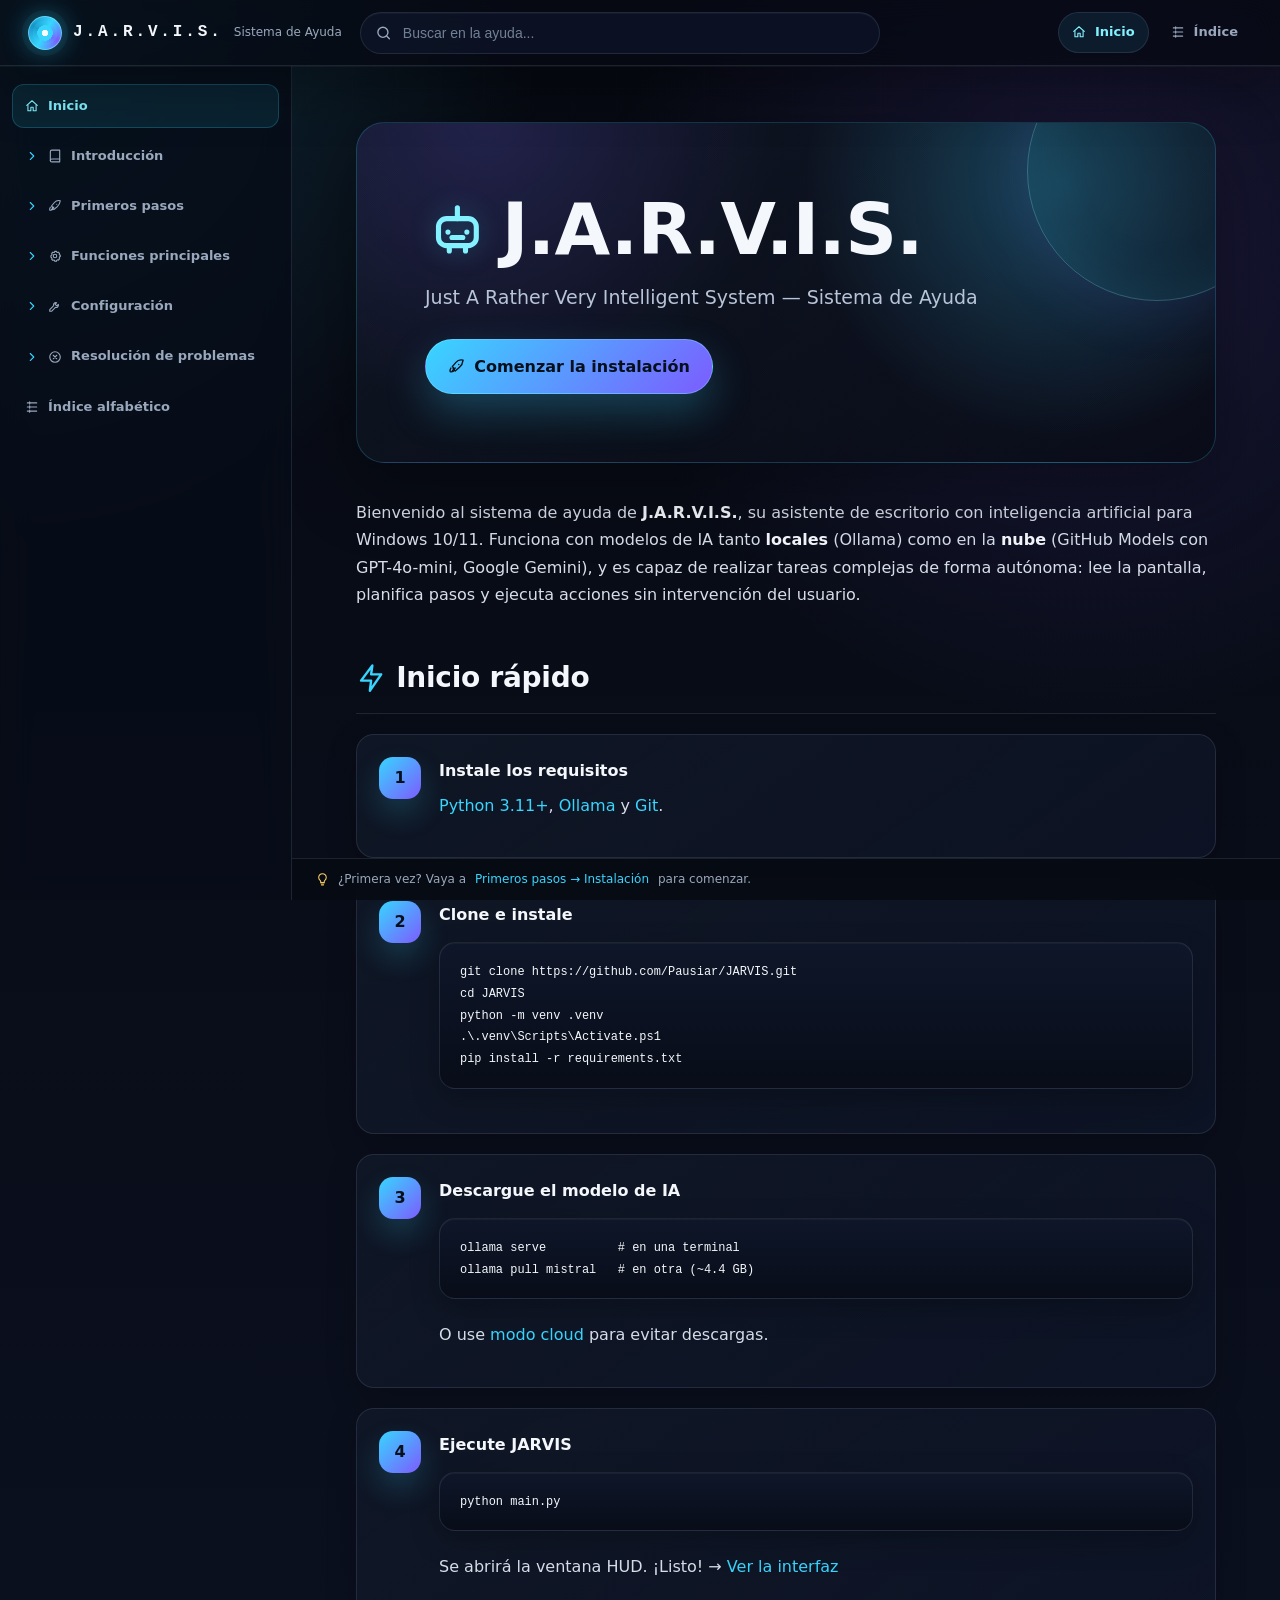
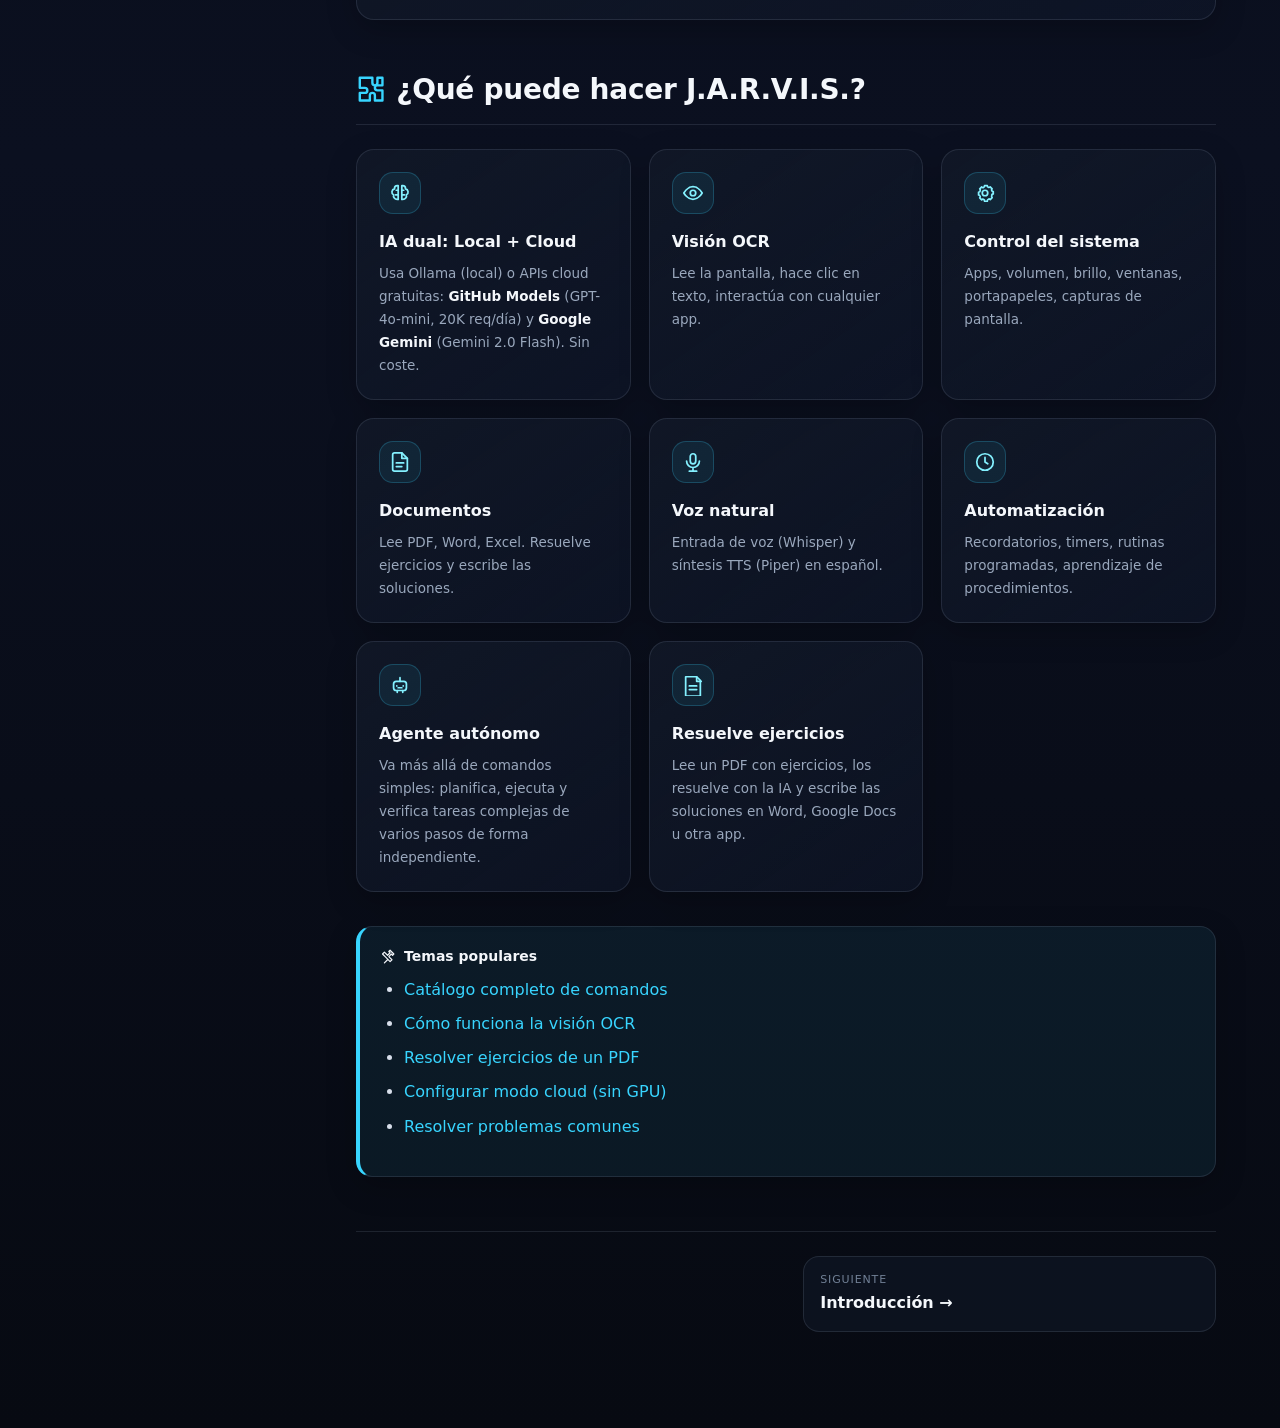
<file: index.html>
<!DOCTYPE html>
<html lang="es">
<head>
  <meta charset="UTF-8">
  <meta name="viewport" content="width=device-width, initial-scale=1.0">
  <title>J.A.R.V.I.S. — Sistema de Ayuda</title>
  <link rel="stylesheet" href="style.css">
</head>
<body>

<!-- ═══ TOPBAR ═══ -->
<header class="topbar">
  <button class="hamburger" aria-label="Menú"><svg class="icon icon-menu" aria-hidden="true"><use href="icons.svg#icon-menu"></use></svg></button>
  <div class="topbar-brand">
    <div class="logo"></div>
    <h1>J.A.R.V.I.S.</h1>
    <span>Sistema de Ayuda</span>
  </div>
  <div class="topbar-search">
    <span class="search-icon"><svg class="icon icon-search" aria-hidden="true"><use href="icons.svg#icon-search"></use></svg></span>
    <input type="text" id="searchInput" placeholder="Buscar en la ayuda..." autocomplete="off">
    <div id="searchResults" class="search-results"></div>
  </div>
  <nav class="topbar-nav">
    <a href="index.html" class="active"><svg class="icon icon-home" aria-hidden="true"><use href="icons.svg#icon-home"></use></svg> Inicio</a>
    <a href="indice.html"><svg class="icon icon-index" aria-hidden="true"><use href="icons.svg#icon-index"></use></svg> Índice</a>
  </nav>
</header>

<!-- ═══ SIDEBAR ═══ -->
<aside class="sidebar">
  <a href="index.html" class="sidebar-link-direct current"><svg class="icon icon-home" aria-hidden="true"><use href="icons.svg#icon-home"></use></svg> Inicio</a>

  <div class="sidebar-section">
    <div class="sidebar-section-title"><span class="arrow"><svg class="icon icon-chevron" aria-hidden="true"><use href="icons.svg#icon-chevron"></use></svg></span> <svg class="icon icon-book" aria-hidden="true"><use href="icons.svg#icon-book"></use></svg> Introducción</div>
    <ul class="sidebar-links">
      <li><a href="introduccion.html">¿Qué es J.A.R.V.I.S.?</a></li>
      <li><a href="introduccion.html#caracteristicas">Características</a></li>
      <li><a href="introduccion.html#requisitos">Requisitos del sistema</a></li>
    </ul>
  </div>

  <div class="sidebar-section">
    <div class="sidebar-section-title"><span class="arrow"><svg class="icon icon-chevron" aria-hidden="true"><use href="icons.svg#icon-chevron"></use></svg></span> <svg class="icon icon-rocket" aria-hidden="true"><use href="icons.svg#icon-rocket"></use></svg> Primeros pasos</div>
    <ul class="sidebar-links">
      <li><a href="instalacion.html">Instalación</a></li>
      <li><a href="interfaz.html">Primera ejecución</a></li>
      <li><a href="interfaz.html#configuracion-inicial">Configuración inicial</a></li>
    </ul>
  </div>

  <div class="sidebar-section">
    <div class="sidebar-section-title"><span class="arrow"><svg class="icon icon-chevron" aria-hidden="true"><use href="icons.svg#icon-chevron"></use></svg></span> <svg class="icon icon-settings" aria-hidden="true"><use href="icons.svg#icon-settings"></use></svg> Funciones principales</div>
    <ul class="sidebar-links">
      <li><a href="comandos.html">Catálogo de comandos</a></li>
      <li><a href="comandos.html#sistema">Control del sistema</a></li>
      <li><a href="comandos.html#ventanas">Ventanas y pestañas</a></li>
      <li><a href="comandos.html#web">Navegación web</a></li>
      <li><a href="comandos.html#archivos">Gestión de archivos</a></li>
      <li><a href="comandos.html#documentos">Documentos</a></li>
      <li><a href="comandos.html#automatizacion">Automatización</a></li>
      <li><a href="comandos.html#multimedia">Multimedia</a></li>
      <li><a href="comandos.html#email">Email</a></li>
      <li><a href="ocr.html">Interacción visual (OCR)</a></li>
    </ul>
  </div>

  <div class="sidebar-section">
    <div class="sidebar-section-title"><span class="arrow"><svg class="icon icon-chevron" aria-hidden="true"><use href="icons.svg#icon-chevron"></use></svg></span> <svg class="icon icon-tool" aria-hidden="true"><use href="icons.svg#icon-tool"></use></svg> Configuración</div>
    <ul class="sidebar-links">
      <li><a href="configuracion.html">Archivo config.py</a></li>
      <li><a href="configuracion.html#modo">Modo local vs. cloud</a></li>
      <li><a href="configuracion.html#apikey">API Keys</a></li>
      <li><a href="configuracion.html#plugins">Plugins</a></li>
      <li><a href="configuracion.html#memoria">Memoria y aprendizaje</a></li>
    </ul>
  </div>

  <div class="sidebar-section">
    <div class="sidebar-section-title"><span class="arrow"><svg class="icon icon-chevron" aria-hidden="true"><use href="icons.svg#icon-chevron"></use></svg></span> <svg class="icon icon-x-circle" aria-hidden="true"><use href="icons.svg#icon-x-circle"></use></svg> Resolución de problemas</div>
    <ul class="sidebar-links">
      <li><a href="problemas.html#ollama">Ollama no disponible</a></li>
      <li><a href="problemas.html#apps">No abre aplicaciones</a></li>
      <li><a href="problemas.html#voz">Voz y micrófono</a></li>
      <li><a href="problemas.html#ocr">OCR / Clic incorrecto</a></li>
      <li><a href="problemas.html#faq">Preguntas frecuentes</a></li>
    </ul>
  </div>

  <a href="indice.html" class="sidebar-link-direct"><svg class="icon icon-index" aria-hidden="true"><use href="icons.svg#icon-index"></use></svg> Índice alfabético</a>
</aside>

<!-- ═══ MAIN CONTENT ═══ -->
<main class="main">

  <!-- Hero -->
  <div class="hero">
    <h1><svg class="icon icon-bot" aria-hidden="true"><use href="icons.svg#icon-bot"></use></svg> J.A.R.V.I.S.</h1>
    <p class="subtitle">Just A Rather Very Intelligent System — Sistema de Ayuda</p>
    <a href="instalacion.html" class="cta-btn"><svg class="icon icon-rocket" aria-hidden="true"><use href="icons.svg#icon-rocket"></use></svg> Comenzar la instalación</a>
  </div>

  <!-- Intro -->
  <p>Bienvenido al sistema de ayuda de <strong>J.A.R.V.I.S.</strong>, su asistente de escritorio con inteligencia artificial para Windows 10/11. Funciona con modelos de IA tanto <strong>locales</strong> (Ollama) como en la <strong>nube</strong> (GitHub Models con GPT-4o-mini, Google Gemini), y es capaz de realizar tareas complejas de forma autónoma: lee la pantalla, planifica pasos y ejecuta acciones sin intervención del usuario.</p>

  <!-- Quick start -->
  <h2><svg class="icon icon-bolt" aria-hidden="true"><use href="icons.svg#icon-bolt"></use></svg> Inicio rápido</h2>

  <div class="step">
    <div class="step-number">1</div>
    <div class="step-content">
      <h4>Instale los requisitos</h4>
      <p><a href="https://www.python.org/downloads/">Python 3.11+</a>, <a href="https://ollama.com/download">Ollama</a> y <a href="https://git-scm.com/download/win">Git</a>.</p>
    </div>
  </div>

  <div class="step">
    <div class="step-number">2</div>
    <div class="step-content">
      <h4>Clone e instale</h4>
      <pre><code>git clone https://github.com/Pausiar/JARVIS.git
cd JARVIS
python -m venv .venv
.\.venv\Scripts\Activate.ps1
pip install -r requirements.txt</code></pre>
    </div>
  </div>

  <div class="step">
    <div class="step-number">3</div>
    <div class="step-content">
      <h4>Descargue el modelo de IA</h4>
      <pre><code>ollama serve          # en una terminal
ollama pull mistral   # en otra (~4.4 GB)</code></pre>
      <p>O use <a href="configuracion.html#modo">modo cloud</a> para evitar descargas.</p>
    </div>
  </div>

  <div class="step">
    <div class="step-number">4</div>
    <div class="step-content">
      <h4>Ejecute JARVIS</h4>
      <pre><code>python main.py</code></pre>
      <p>Se abrirá la ventana HUD. ¡Listo! → <a href="interfaz.html">Ver la interfaz</a></p>
    </div>
  </div>

  <!-- Features -->
  <h2><svg class="icon icon-puzzle" aria-hidden="true"><use href="icons.svg#icon-puzzle"></use></svg> ¿Qué puede hacer J.A.R.V.I.S.?</h2>

  <div class="feature-grid">
    <div class="feature-card">
      <div class="fc-icon"><svg class="icon icon-brain" aria-hidden="true"><use href="icons.svg#icon-brain"></use></svg></div>
      <div class="fc-title">IA dual: Local + Cloud</div>
      <div class="fc-desc">Usa Ollama (local) o APIs cloud gratuitas: <strong>GitHub Models</strong> (GPT-4o-mini, 20K req/día) y <strong>Google Gemini</strong> (Gemini 2.0 Flash). Sin coste.</div>
    </div>
    <div class="feature-card">
      <div class="fc-icon"><svg class="icon icon-eye" aria-hidden="true"><use href="icons.svg#icon-eye"></use></svg></div>
      <div class="fc-title">Visión OCR</div>
      <div class="fc-desc">Lee la pantalla, hace clic en texto, interactúa con cualquier app.</div>
    </div>
    <div class="feature-card">
      <div class="fc-icon"><svg class="icon icon-settings" aria-hidden="true"><use href="icons.svg#icon-settings"></use></svg></div>
      <div class="fc-title">Control del sistema</div>
      <div class="fc-desc">Apps, volumen, brillo, ventanas, portapapeles, capturas de pantalla.</div>
    </div>
    <div class="feature-card">
      <div class="fc-icon"><svg class="icon icon-file" aria-hidden="true"><use href="icons.svg#icon-file"></use></svg></div>
      <div class="fc-title">Documentos</div>
      <div class="fc-desc">Lee PDF, Word, Excel. Resuelve ejercicios y escribe las soluciones.</div>
    </div>
    <div class="feature-card">
      <div class="fc-icon"><svg class="icon icon-mic" aria-hidden="true"><use href="icons.svg#icon-mic"></use></svg></div>
      <div class="fc-title">Voz natural</div>
      <div class="fc-desc">Entrada de voz (Whisper) y síntesis TTS (Piper) en español.</div>
    </div>
    <div class="feature-card">
      <div class="fc-icon"><svg class="icon icon-clock" aria-hidden="true"><use href="icons.svg#icon-clock"></use></svg></div>
      <div class="fc-title">Automatización</div>
      <div class="fc-desc">Recordatorios, timers, rutinas programadas, aprendizaje de procedimientos.</div>
    </div>
    <div class="feature-card">
      <div class="fc-icon"><svg class="icon icon-bot" aria-hidden="true"><use href="icons.svg#icon-bot"></use></svg></div>
      <div class="fc-title">Agente autónomo</div>
      <div class="fc-desc">Va más allá de comandos simples: planifica, ejecuta y verifica tareas complejas de varios pasos de forma independiente.</div>
    </div>
    <div class="feature-card">
      <div class="fc-icon"><svg class="icon icon-note" aria-hidden="true"><use href="icons.svg#icon-note"></use></svg></div>
      <div class="fc-title">Resuelve ejercicios</div>
      <div class="fc-desc">Lee un PDF con ejercicios, los resuelve con la IA y escribe las soluciones en Word, Google Docs u otra app.</div>
    </div>
  </div>

  <div class="callout callout-info">
    <div class="callout-title"><svg class="icon icon-pin" aria-hidden="true"><use href="icons.svg#icon-pin"></use></svg> Temas populares</div>
    <ul>
      <li><a href="comandos.html">Catálogo completo de comandos</a></li>
      <li><a href="ocr.html">Cómo funciona la visión OCR</a></li>
      <li><a href="comandos.html#documentos">Resolver ejercicios de un PDF</a></li>
      <li><a href="configuracion.html#modo">Configurar modo cloud (sin GPU)</a></li>
      <li><a href="problemas.html">Resolver problemas comunes</a></li>
    </ul>
  </div>

  <!-- Nav -->
  <div class="page-nav">
    <span></span>
    <a href="introduccion.html">
      <span><span class="nav-label">Siguiente</span><span class="nav-title">Introducción →</span></span>
    </a>
  </div>

</main>

<div class="tip-bar">
  <span class="tip-icon"><svg class="icon icon-lightbulb" aria-hidden="true"><use href="icons.svg#icon-lightbulb"></use></svg></span>
  ¿Primera vez? Vaya a <a href="instalacion.html">Primeros pasos → Instalación</a> para comenzar.
</div>

<script src="script.js"></script>
</body>
</html>
</file>
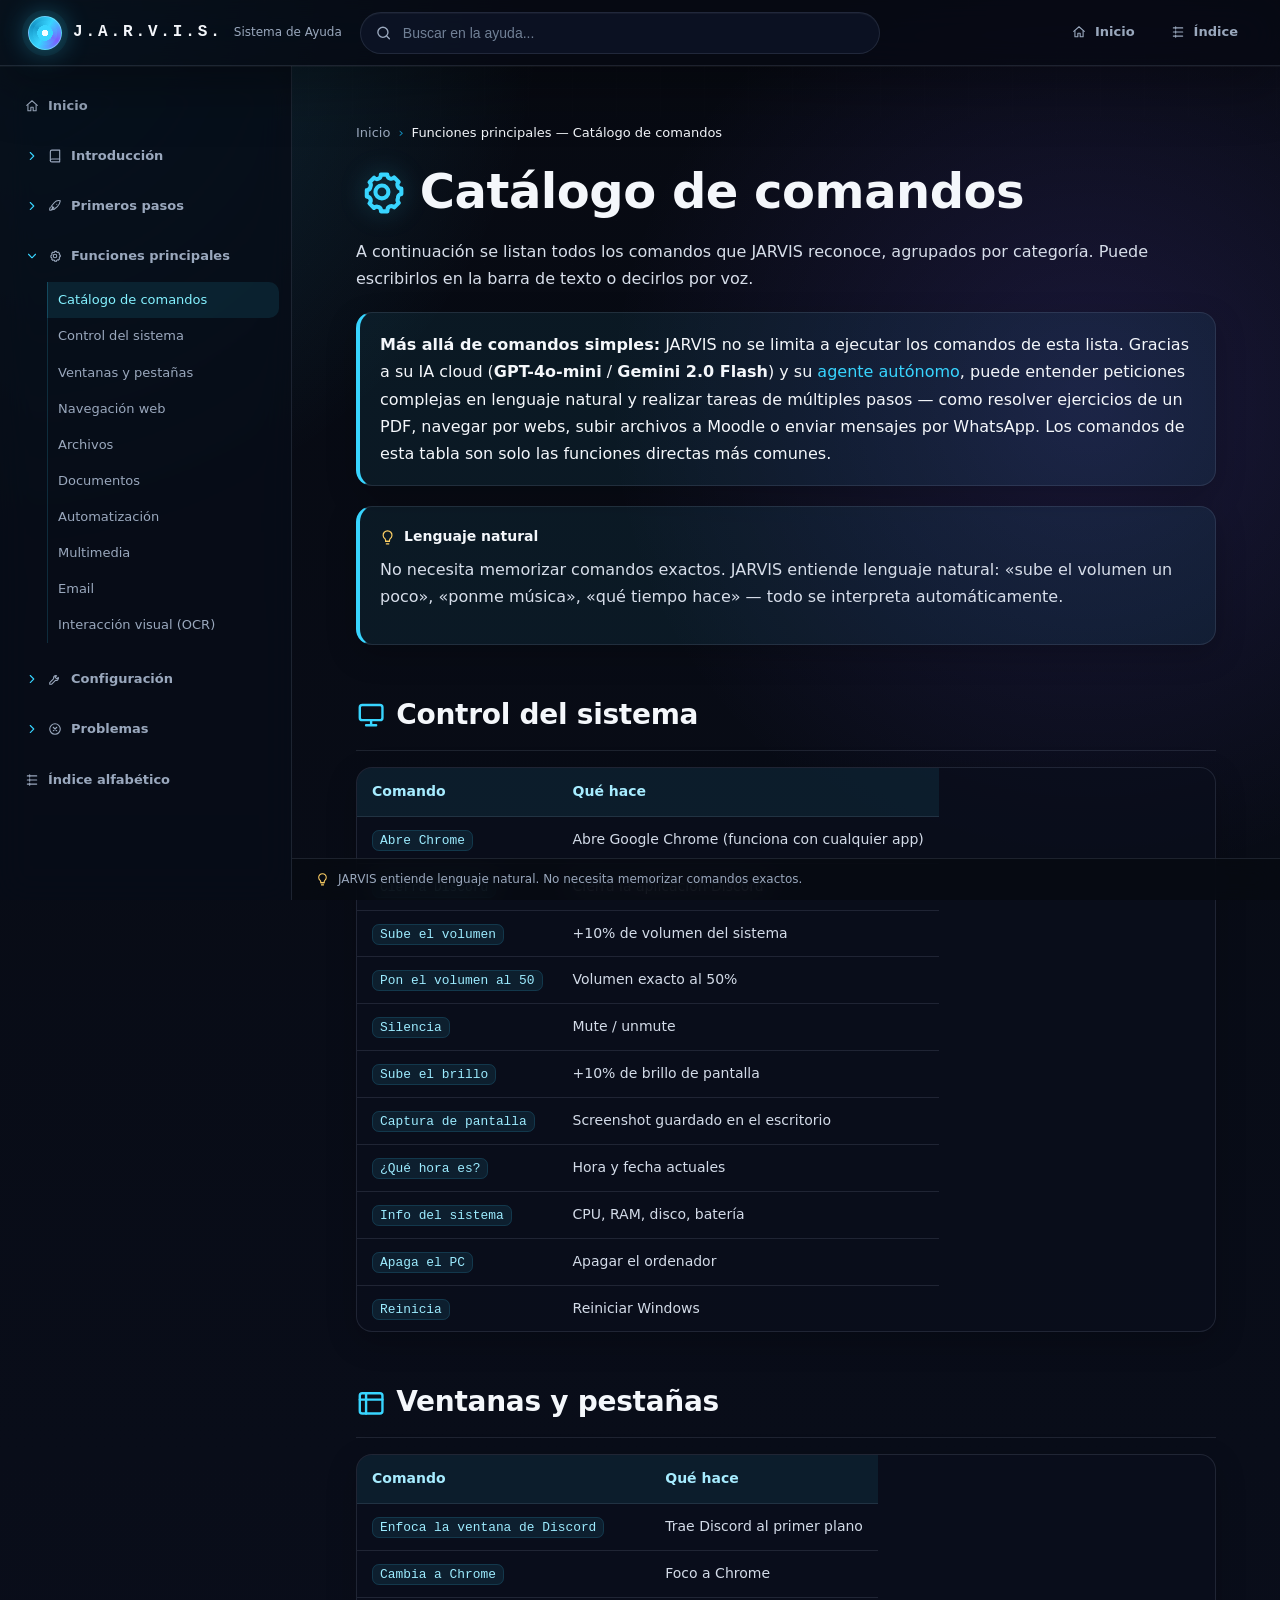
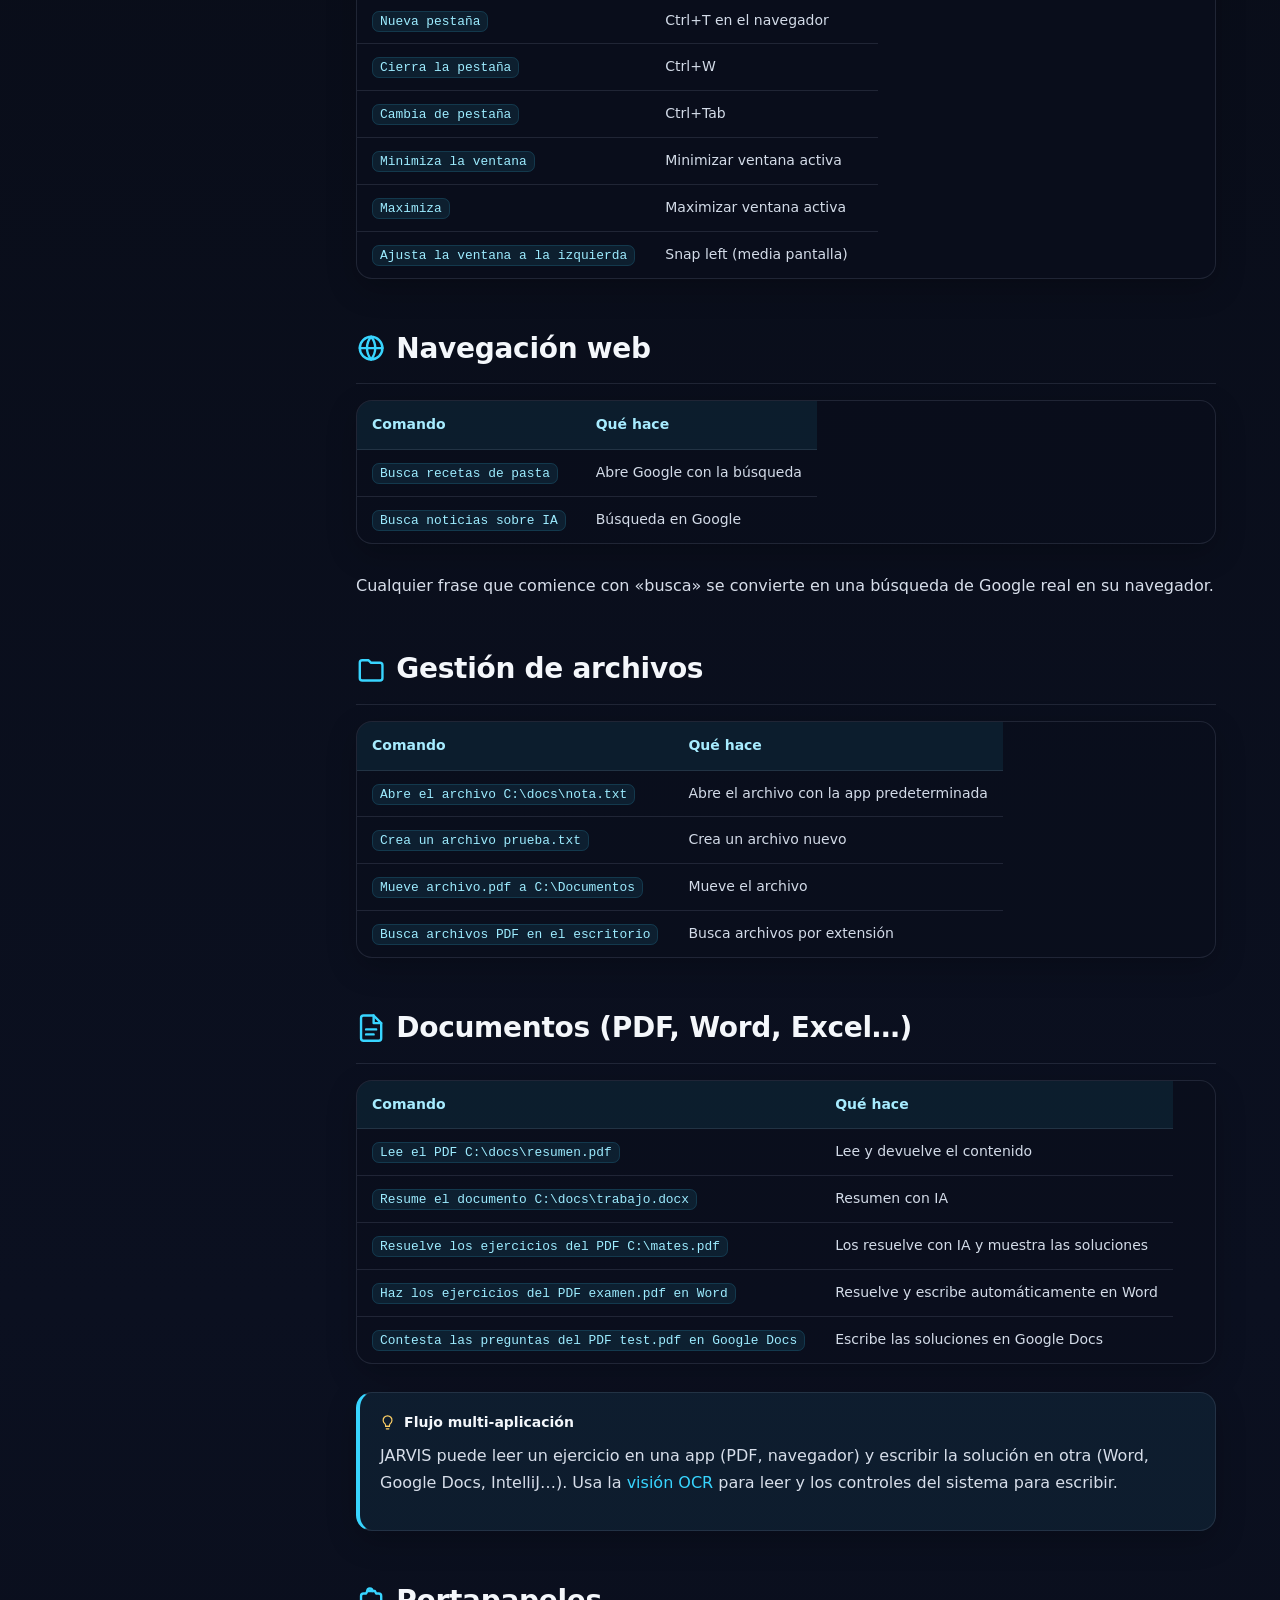
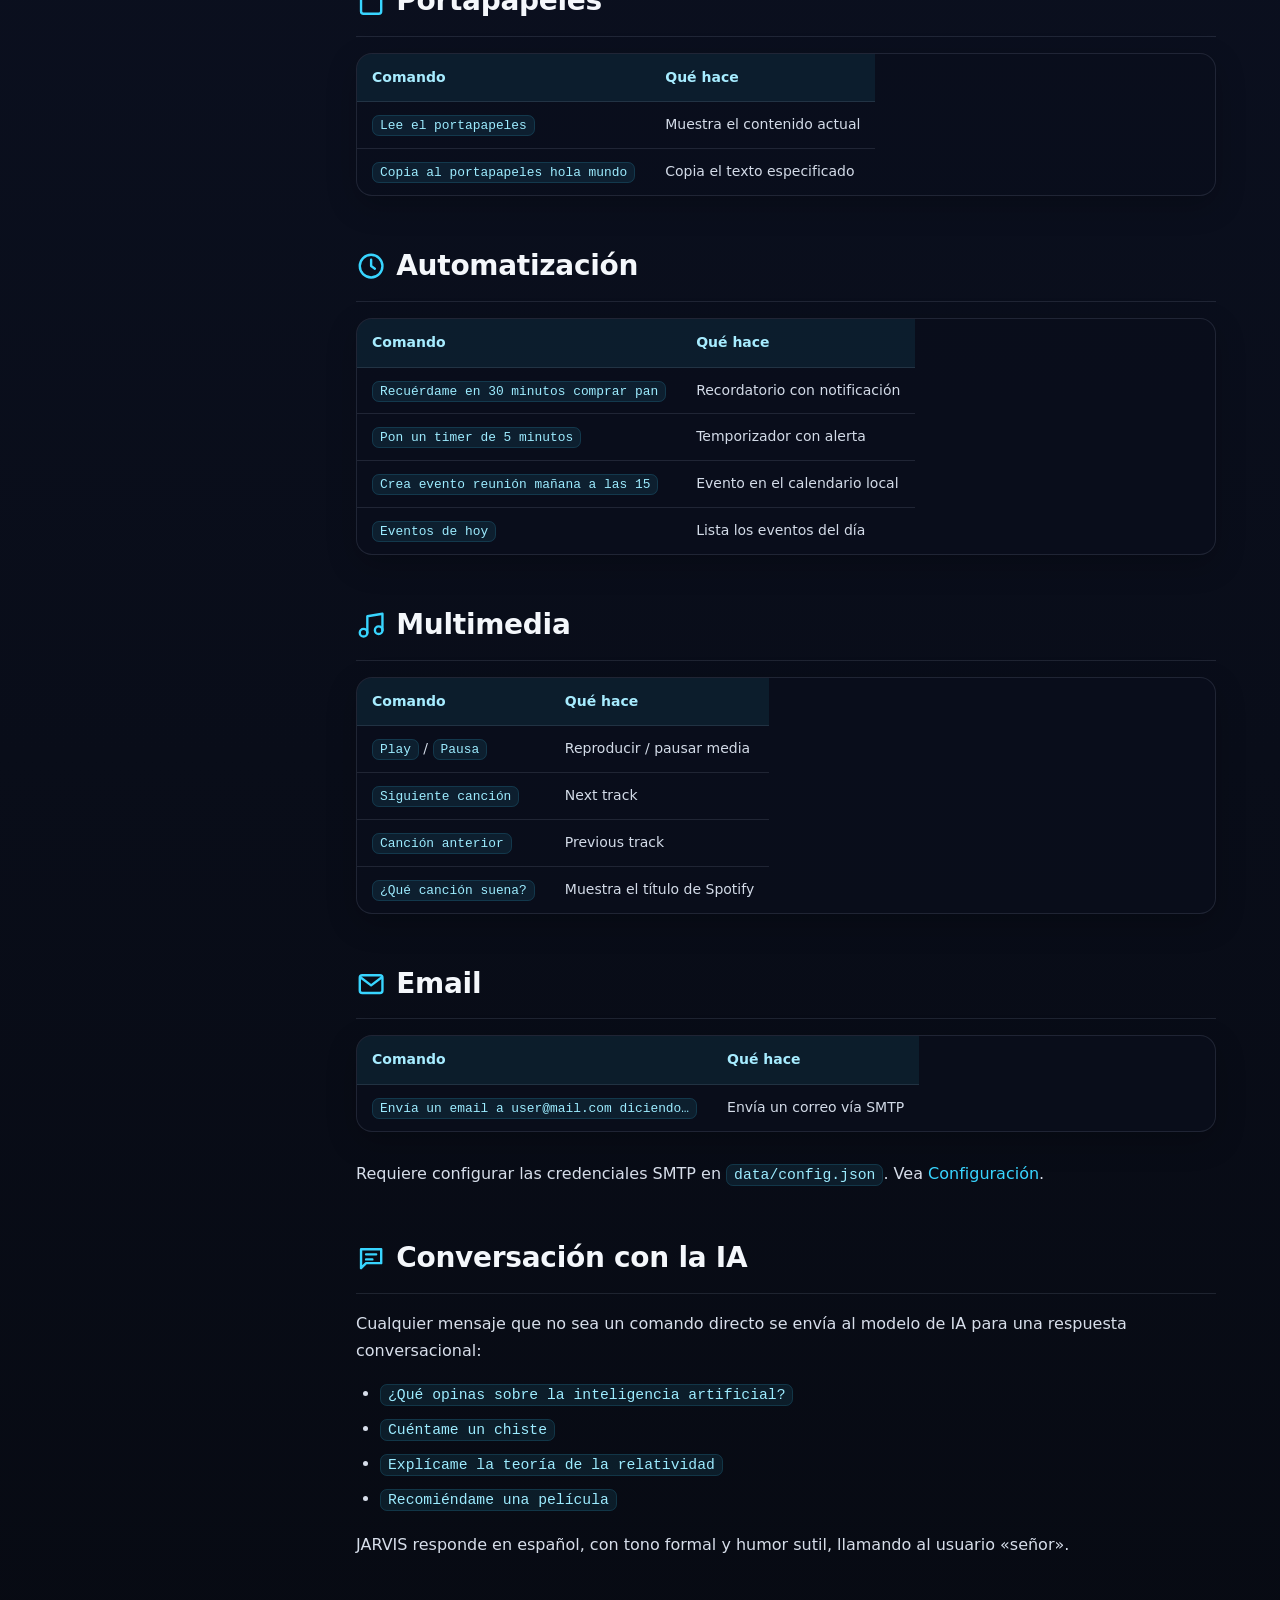
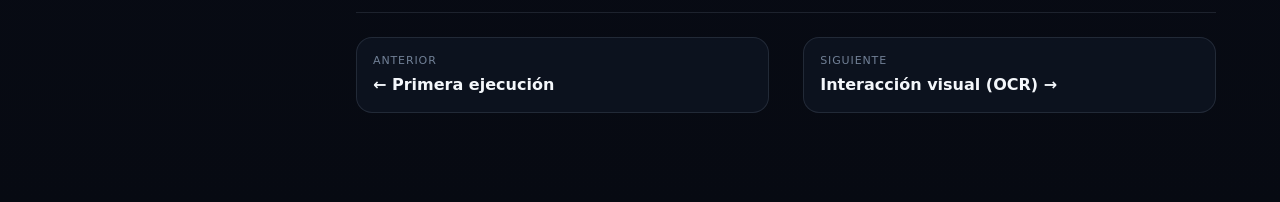
<file: comandos.html>
<!DOCTYPE html>
<html lang="es">
<head>
  <meta charset="UTF-8">
  <meta name="viewport" content="width=device-width, initial-scale=1.0">
  <title>Catálogo de comandos — J.A.R.V.I.S. Ayuda</title>
  <link rel="stylesheet" href="style.css">
</head>
<body>

<header class="topbar">
  <button class="hamburger" aria-label="Menú"><svg class="icon icon-menu" aria-hidden="true"><use href="icons.svg#icon-menu"></use></svg></button>
  <div class="topbar-brand"><div class="logo"></div><h1>J.A.R.V.I.S.</h1><span>Sistema de Ayuda</span></div>
  <div class="topbar-search">
    <span class="search-icon"><svg class="icon icon-search" aria-hidden="true"><use href="icons.svg#icon-search"></use></svg></span>
    <input type="text" id="searchInput" placeholder="Buscar en la ayuda..." autocomplete="off">
    <div id="searchResults" class="search-results"></div>
  </div>
  <nav class="topbar-nav"><a href="index.html"><svg class="icon icon-home" aria-hidden="true"><use href="icons.svg#icon-home"></use></svg> Inicio</a><a href="indice.html"><svg class="icon icon-index" aria-hidden="true"><use href="icons.svg#icon-index"></use></svg> Índice</a></nav>
</header>

<aside class="sidebar">
  <a href="index.html" class="sidebar-link-direct"><svg class="icon icon-home" aria-hidden="true"><use href="icons.svg#icon-home"></use></svg> Inicio</a>
  <div class="sidebar-section">
    <div class="sidebar-section-title"><span class="arrow"><svg class="icon icon-chevron" aria-hidden="true"><use href="icons.svg#icon-chevron"></use></svg></span> <svg class="icon icon-book" aria-hidden="true"><use href="icons.svg#icon-book"></use></svg> Introducción</div>
    <ul class="sidebar-links"><li><a href="introduccion.html">¿Qué es J.A.R.V.I.S.?</a></li></ul>
  </div>
  <div class="sidebar-section">
    <div class="sidebar-section-title"><span class="arrow"><svg class="icon icon-chevron" aria-hidden="true"><use href="icons.svg#icon-chevron"></use></svg></span> <svg class="icon icon-rocket" aria-hidden="true"><use href="icons.svg#icon-rocket"></use></svg> Primeros pasos</div>
    <ul class="sidebar-links">
      <li><a href="instalacion.html">Instalación</a></li>
      <li><a href="interfaz.html">Primera ejecución</a></li>
    </ul>
  </div>
  <div class="sidebar-section">
    <div class="sidebar-section-title open"><span class="arrow"><svg class="icon icon-chevron" aria-hidden="true"><use href="icons.svg#icon-chevron"></use></svg></span> <svg class="icon icon-settings" aria-hidden="true"><use href="icons.svg#icon-settings"></use></svg> Funciones principales</div>
    <ul class="sidebar-links">
      <li><a href="comandos.html" class="current">Catálogo de comandos</a></li>
      <li><a href="comandos.html#sistema">Control del sistema</a></li>
      <li><a href="comandos.html#ventanas">Ventanas y pestañas</a></li>
      <li><a href="comandos.html#web">Navegación web</a></li>
      <li><a href="comandos.html#archivos">Archivos</a></li>
      <li><a href="comandos.html#documentos">Documentos</a></li>
      <li><a href="comandos.html#automatizacion">Automatización</a></li>
      <li><a href="comandos.html#multimedia">Multimedia</a></li>
      <li><a href="comandos.html#email">Email</a></li>
      <li><a href="ocr.html">Interacción visual (OCR)</a></li>
    </ul>
  </div>
  <div class="sidebar-section">
    <div class="sidebar-section-title"><span class="arrow"><svg class="icon icon-chevron" aria-hidden="true"><use href="icons.svg#icon-chevron"></use></svg></span> <svg class="icon icon-tool" aria-hidden="true"><use href="icons.svg#icon-tool"></use></svg> Configuración</div>
    <ul class="sidebar-links"><li><a href="configuracion.html">config.py</a></li></ul>
  </div>
  <div class="sidebar-section">
    <div class="sidebar-section-title"><span class="arrow"><svg class="icon icon-chevron" aria-hidden="true"><use href="icons.svg#icon-chevron"></use></svg></span> <svg class="icon icon-x-circle" aria-hidden="true"><use href="icons.svg#icon-x-circle"></use></svg> Problemas</div>
    <ul class="sidebar-links"><li><a href="problemas.html">Problemas comunes</a></li></ul>
  </div>
  <a href="indice.html" class="sidebar-link-direct"><svg class="icon icon-index" aria-hidden="true"><use href="icons.svg#icon-index"></use></svg> Índice alfabético</a>
</aside>

<main class="main">

  <div class="breadcrumb">
    <a href="index.html">Inicio</a> <span class="sep">›</span>
    <span class="current-crumb">Funciones principales — Catálogo de comandos</span>
  </div>

  <h1><svg class="icon icon-settings" aria-hidden="true"><use href="icons.svg#icon-settings"></use></svg> Catálogo de comandos</h1>

  <p>A continuación se listan todos los comandos que JARVIS reconoce, agrupados por categoría. Puede escribirlos en la barra de texto o decirlos por voz.</p>

  <div class="callout info">
    <strong>Más allá de comandos simples:</strong> JARVIS no se limita a ejecutar los comandos de esta lista. Gracias a su IA cloud (<strong>GPT-4o-mini</strong> / <strong>Gemini 2.0 Flash</strong>) y su <a href="ocr.html#agente">agente autónomo</a>, puede entender peticiones complejas en lenguaje natural y realizar tareas de múltiples pasos — como resolver ejercicios de un PDF, navegar por webs, subir archivos a Moodle o enviar mensajes por WhatsApp. Los comandos de esta tabla son solo las funciones directas más comunes.
  </div>

  <div class="callout callout-info">
    <div class="callout-title"><svg class="icon icon-lightbulb" aria-hidden="true"><use href="icons.svg#icon-lightbulb"></use></svg> Lenguaje natural</div>
    <p>No necesita memorizar comandos exactos. JARVIS entiende lenguaje natural: «sube el volumen un poco», «ponme música», «qué tiempo hace» — todo se interpreta automáticamente.</p>
  </div>

  <!-- ─── Sistema ─── -->
  <h2 id="sistema"><svg class="icon icon-monitor" aria-hidden="true"><use href="icons.svg#icon-monitor"></use></svg> Control del sistema</h2>
  <table>
    <thead><tr><th>Comando</th><th>Qué hace</th></tr></thead>
    <tbody>
      <tr><td><code>Abre Chrome</code></td><td>Abre Google Chrome (funciona con cualquier app)</td></tr>
      <tr><td><code>Cierra Discord</code></td><td>Cierra la aplicación Discord</td></tr>
      <tr><td><code>Sube el volumen</code></td><td>+10% de volumen del sistema</td></tr>
      <tr><td><code>Pon el volumen al 50</code></td><td>Volumen exacto al 50%</td></tr>
      <tr><td><code>Silencia</code></td><td>Mute / unmute</td></tr>
      <tr><td><code>Sube el brillo</code></td><td>+10% de brillo de pantalla</td></tr>
      <tr><td><code>Captura de pantalla</code></td><td>Screenshot guardado en el escritorio</td></tr>
      <tr><td><code>¿Qué hora es?</code></td><td>Hora y fecha actuales</td></tr>
      <tr><td><code>Info del sistema</code></td><td>CPU, RAM, disco, batería</td></tr>
      <tr><td><code>Apaga el PC</code></td><td>Apagar el ordenador</td></tr>
      <tr><td><code>Reinicia</code></td><td>Reiniciar Windows</td></tr>
    </tbody>
  </table>

  <!-- ─── Ventanas ─── -->
  <h2 id="ventanas"><svg class="icon icon-window" aria-hidden="true"><use href="icons.svg#icon-window"></use></svg> Ventanas y pestañas</h2>
  <table>
    <thead><tr><th>Comando</th><th>Qué hace</th></tr></thead>
    <tbody>
      <tr><td><code>Enfoca la ventana de Discord</code></td><td>Trae Discord al primer plano</td></tr>
      <tr><td><code>Cambia a Chrome</code></td><td>Foco a Chrome</td></tr>
      <tr><td><code>Nueva pestaña</code></td><td>Ctrl+T en el navegador</td></tr>
      <tr><td><code>Cierra la pestaña</code></td><td>Ctrl+W</td></tr>
      <tr><td><code>Cambia de pestaña</code></td><td>Ctrl+Tab</td></tr>
      <tr><td><code>Minimiza la ventana</code></td><td>Minimizar ventana activa</td></tr>
      <tr><td><code>Maximiza</code></td><td>Maximizar ventana activa</td></tr>
      <tr><td><code>Ajusta la ventana a la izquierda</code></td><td>Snap left (media pantalla)</td></tr>
    </tbody>
  </table>

  <!-- ─── Web ─── -->
  <h2 id="web"><svg class="icon icon-globe" aria-hidden="true"><use href="icons.svg#icon-globe"></use></svg> Navegación web</h2>
  <table>
    <thead><tr><th>Comando</th><th>Qué hace</th></tr></thead>
    <tbody>
      <tr><td><code>Busca recetas de pasta</code></td><td>Abre Google con la búsqueda</td></tr>
      <tr><td><code>Busca noticias sobre IA</code></td><td>Búsqueda en Google</td></tr>
    </tbody>
  </table>
  <p>Cualquier frase que comience con «busca» se convierte en una búsqueda de Google real en su navegador.</p>

  <!-- ─── Archivos ─── -->
  <h2 id="archivos"><svg class="icon icon-folder" aria-hidden="true"><use href="icons.svg#icon-folder"></use></svg> Gestión de archivos</h2>
  <table>
    <thead><tr><th>Comando</th><th>Qué hace</th></tr></thead>
    <tbody>
      <tr><td><code>Abre el archivo C:\docs\nota.txt</code></td><td>Abre el archivo con la app predeterminada</td></tr>
      <tr><td><code>Crea un archivo prueba.txt</code></td><td>Crea un archivo nuevo</td></tr>
      <tr><td><code>Mueve archivo.pdf a C:\Documentos</code></td><td>Mueve el archivo</td></tr>
      <tr><td><code>Busca archivos PDF en el escritorio</code></td><td>Busca archivos por extensión</td></tr>
    </tbody>
  </table>

  <!-- ─── Documentos ─── -->
  <h2 id="documentos"><svg class="icon icon-file" aria-hidden="true"><use href="icons.svg#icon-file"></use></svg> Documentos (PDF, Word, Excel…)</h2>
  <table>
    <thead><tr><th>Comando</th><th>Qué hace</th></tr></thead>
    <tbody>
      <tr><td><code>Lee el PDF C:\docs\resumen.pdf</code></td><td>Lee y devuelve el contenido</td></tr>
      <tr><td><code>Resume el documento C:\docs\trabajo.docx</code></td><td>Resumen con IA</td></tr>
      <tr><td><code>Resuelve los ejercicios del PDF C:\mates.pdf</code></td><td>Los resuelve con IA y muestra las soluciones</td></tr>
      <tr><td><code>Haz los ejercicios del PDF examen.pdf en Word</code></td><td>Resuelve y escribe automáticamente en Word</td></tr>
      <tr><td><code>Contesta las preguntas del PDF test.pdf en Google Docs</code></td><td>Escribe las soluciones en Google Docs</td></tr>
    </tbody>
  </table>

  <div class="callout callout-info">
    <div class="callout-title"><svg class="icon icon-lightbulb" aria-hidden="true"><use href="icons.svg#icon-lightbulb"></use></svg> Flujo multi-aplicación</div>
    <p>JARVIS puede leer un ejercicio en una app (PDF, navegador) y escribir la solución en otra (Word, Google Docs, IntelliJ…). Usa la <a href="ocr.html">visión OCR</a> para leer y los controles del sistema para escribir.</p>
  </div>

  <!-- ─── Portapapeles ─── -->
  <h2 id="portapapeles"><svg class="icon icon-clipboard" aria-hidden="true"><use href="icons.svg#icon-clipboard"></use></svg> Portapapeles</h2>
  <table>
    <thead><tr><th>Comando</th><th>Qué hace</th></tr></thead>
    <tbody>
      <tr><td><code>Lee el portapapeles</code></td><td>Muestra el contenido actual</td></tr>
      <tr><td><code>Copia al portapapeles hola mundo</code></td><td>Copia el texto especificado</td></tr>
    </tbody>
  </table>

  <!-- ─── Automatización ─── -->
  <h2 id="automatizacion"><svg class="icon icon-clock" aria-hidden="true"><use href="icons.svg#icon-clock"></use></svg> Automatización</h2>
  <table>
    <thead><tr><th>Comando</th><th>Qué hace</th></tr></thead>
    <tbody>
      <tr><td><code>Recuérdame en 30 minutos comprar pan</code></td><td>Recordatorio con notificación</td></tr>
      <tr><td><code>Pon un timer de 5 minutos</code></td><td>Temporizador con alerta</td></tr>
      <tr><td><code>Crea evento reunión mañana a las 15</code></td><td>Evento en el calendario local</td></tr>
      <tr><td><code>Eventos de hoy</code></td><td>Lista los eventos del día</td></tr>
    </tbody>
  </table>

  <!-- ─── Multimedia ─── -->
  <h2 id="multimedia"><svg class="icon icon-music" aria-hidden="true"><use href="icons.svg#icon-music"></use></svg> Multimedia</h2>
  <table>
    <thead><tr><th>Comando</th><th>Qué hace</th></tr></thead>
    <tbody>
      <tr><td><code>Play</code> / <code>Pausa</code></td><td>Reproducir / pausar media</td></tr>
      <tr><td><code>Siguiente canción</code></td><td>Next track</td></tr>
      <tr><td><code>Canción anterior</code></td><td>Previous track</td></tr>
      <tr><td><code>¿Qué canción suena?</code></td><td>Muestra el título de Spotify</td></tr>
    </tbody>
  </table>

  <!-- ─── Email ─── -->
  <h2 id="email"><svg class="icon icon-mail" aria-hidden="true"><use href="icons.svg#icon-mail"></use></svg> Email</h2>
  <table>
    <thead><tr><th>Comando</th><th>Qué hace</th></tr></thead>
    <tbody>
      <tr><td><code>Envía un email a user@mail.com diciendo…</code></td><td>Envía un correo vía SMTP</td></tr>
    </tbody>
  </table>
  <p>Requiere configurar las credenciales SMTP en <code>data/config.json</code>. Vea <a href="configuracion.html">Configuración</a>.</p>

  <!-- ─── Conversación ─── -->
  <h2 id="conversacion"><svg class="icon icon-message" aria-hidden="true"><use href="icons.svg#icon-message"></use></svg> Conversación con la IA</h2>
  <p>Cualquier mensaje que no sea un comando directo se envía al modelo de IA para una respuesta conversacional:</p>
  <ul>
    <li><code>¿Qué opinas sobre la inteligencia artificial?</code></li>
    <li><code>Cuéntame un chiste</code></li>
    <li><code>Explícame la teoría de la relatividad</code></li>
    <li><code>Recomiéndame una película</code></li>
  </ul>
  <p>JARVIS responde en español, con tono formal y humor sutil, llamando al usuario «señor».</p>

  <div class="page-nav">
    <a href="interfaz.html"><span><span class="nav-label">Anterior</span><span class="nav-title">← Primera ejecución</span></span></a>
    <a href="ocr.html"><span><span class="nav-label">Siguiente</span><span class="nav-title">Interacción visual (OCR) →</span></span></a>
  </div>

</main>

<div class="tip-bar">
  <span class="tip-icon"><svg class="icon icon-lightbulb" aria-hidden="true"><use href="icons.svg#icon-lightbulb"></use></svg></span>
  JARVIS entiende lenguaje natural. No necesita memorizar comandos exactos.
</div>

<script src="script.js"></script>
</body>
</html>
</file>
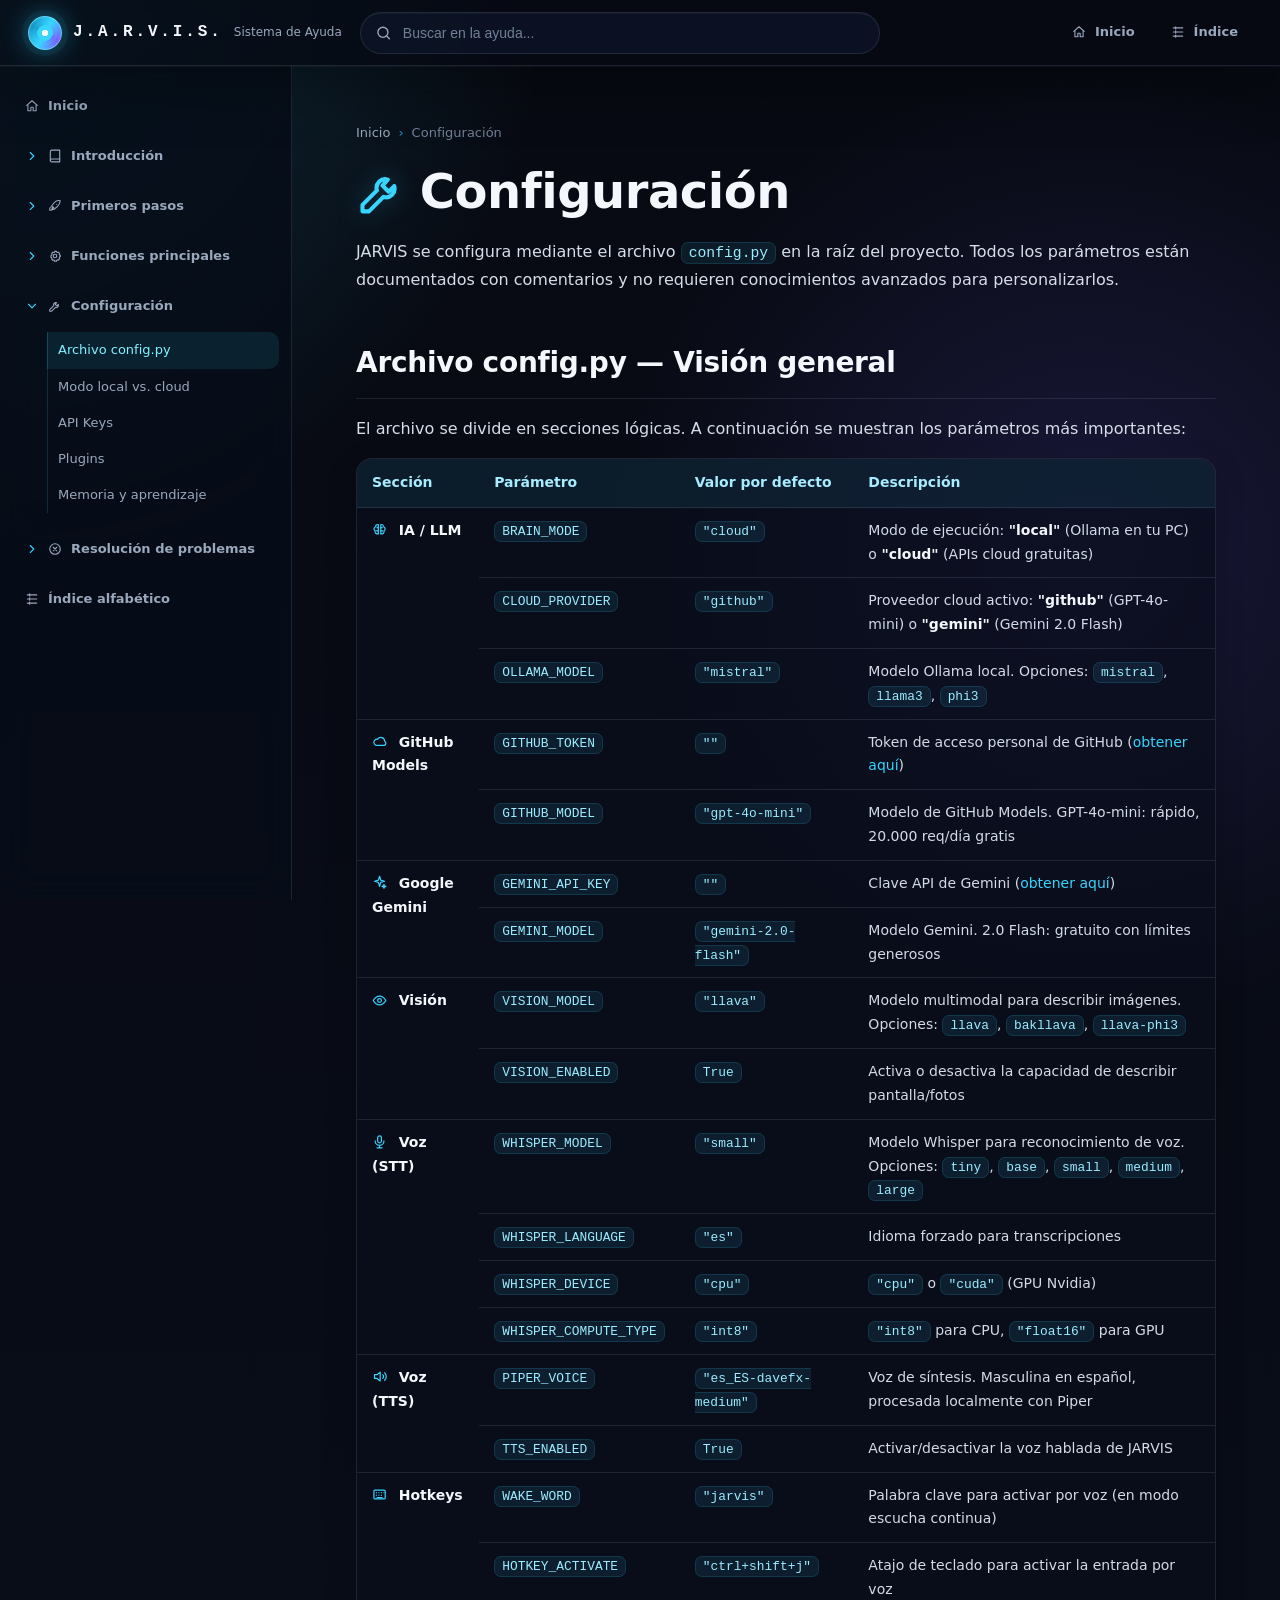
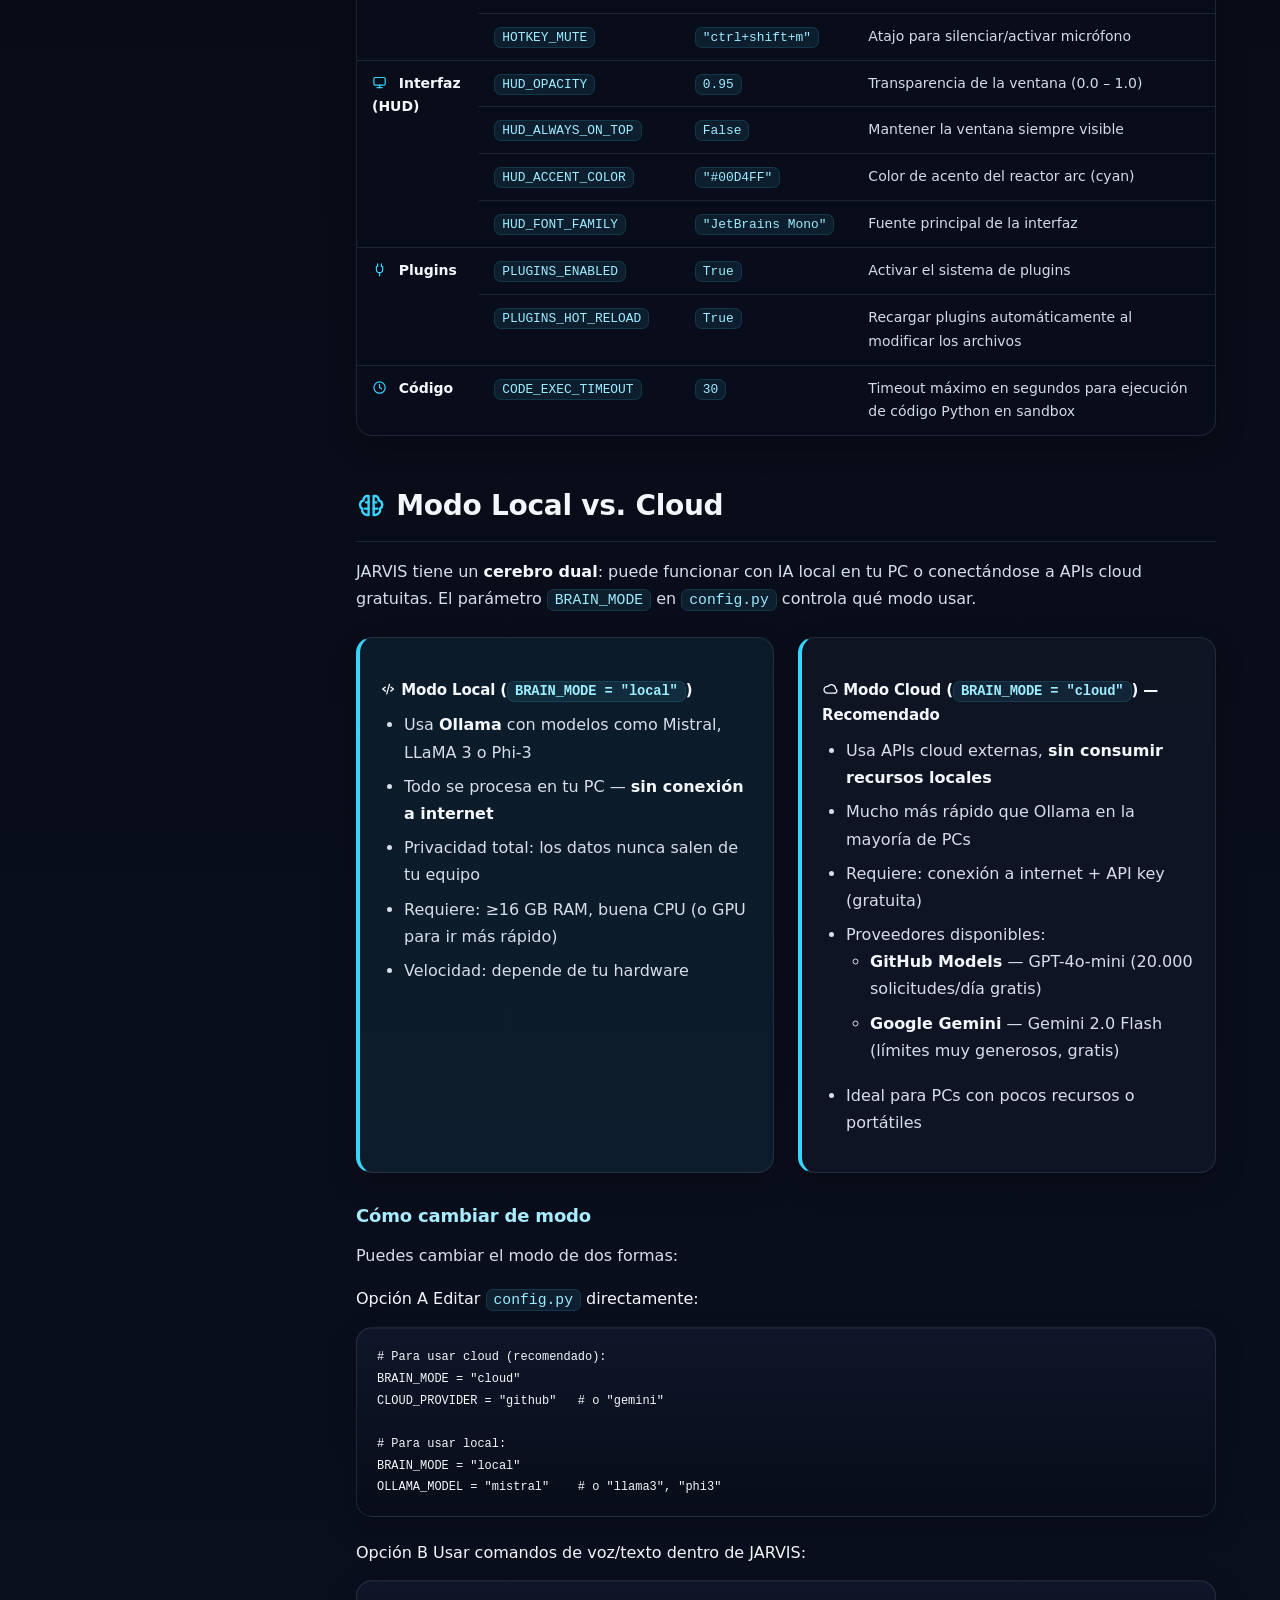
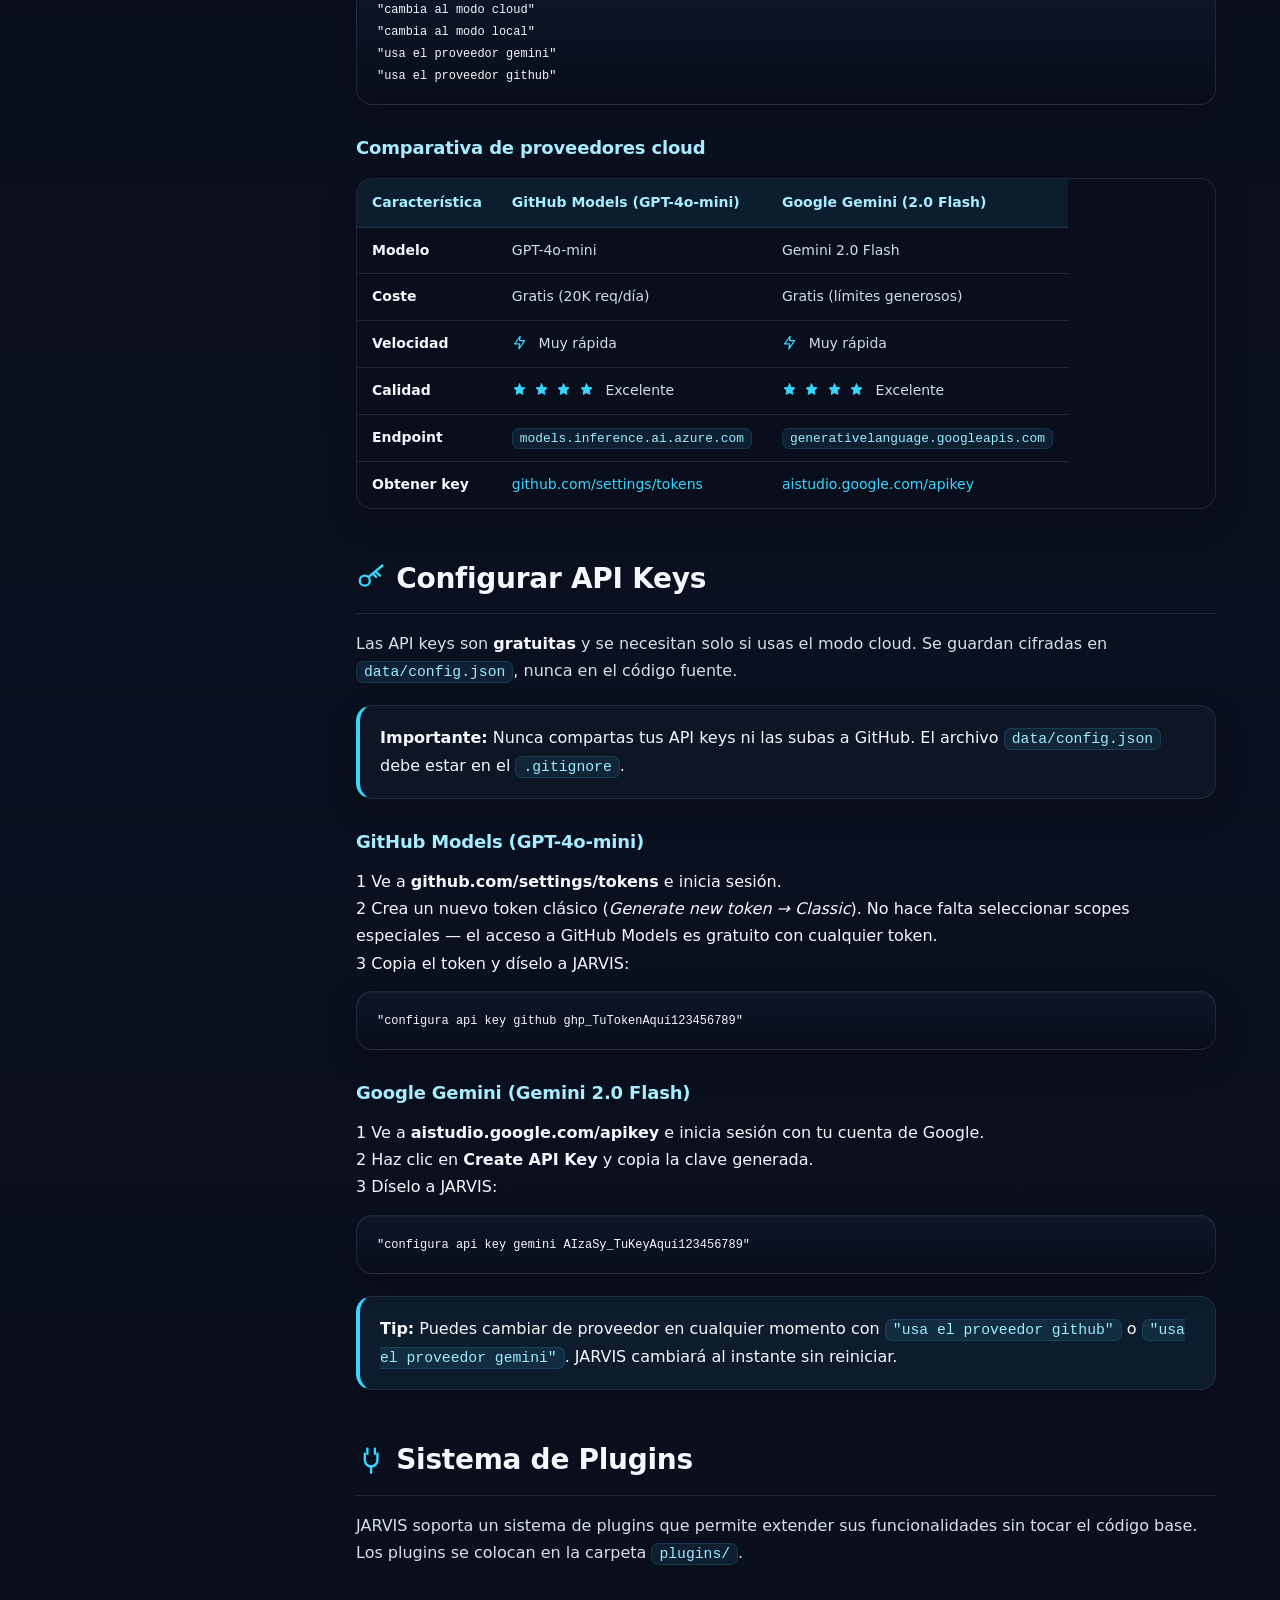
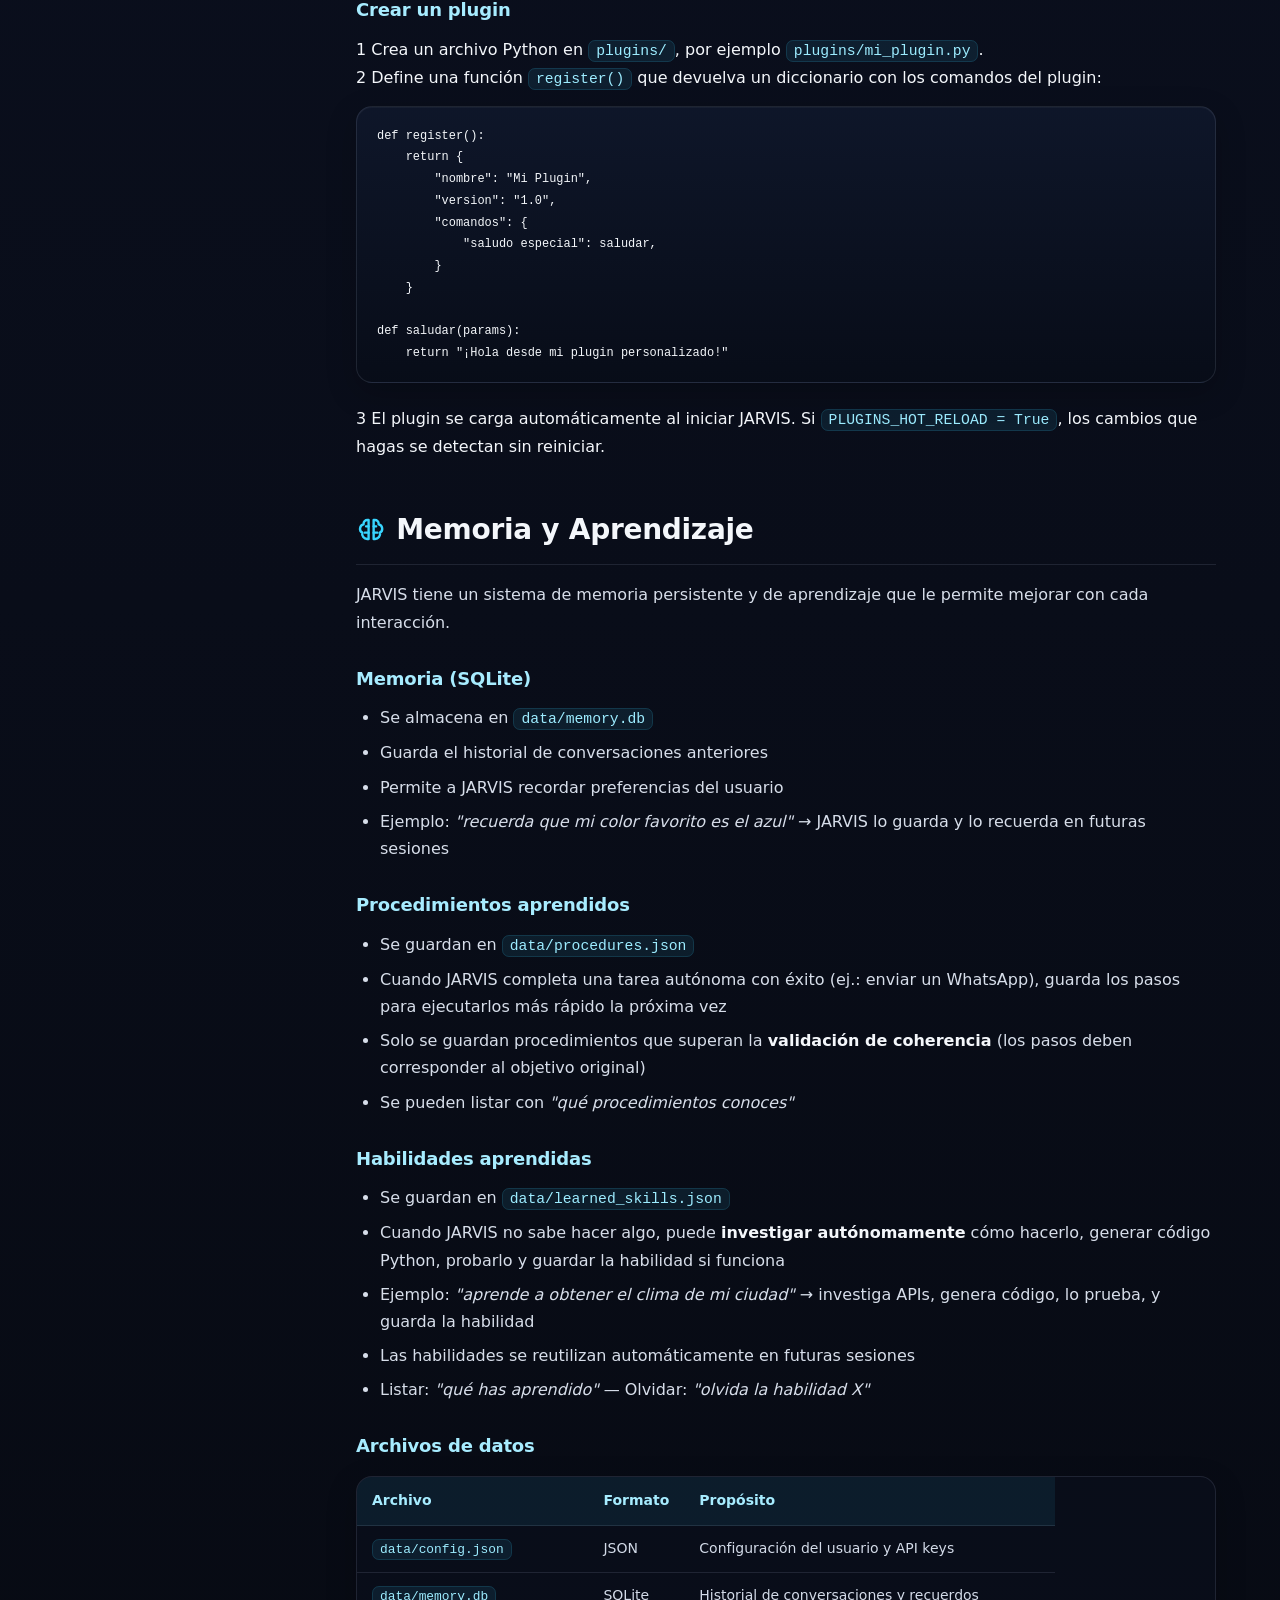
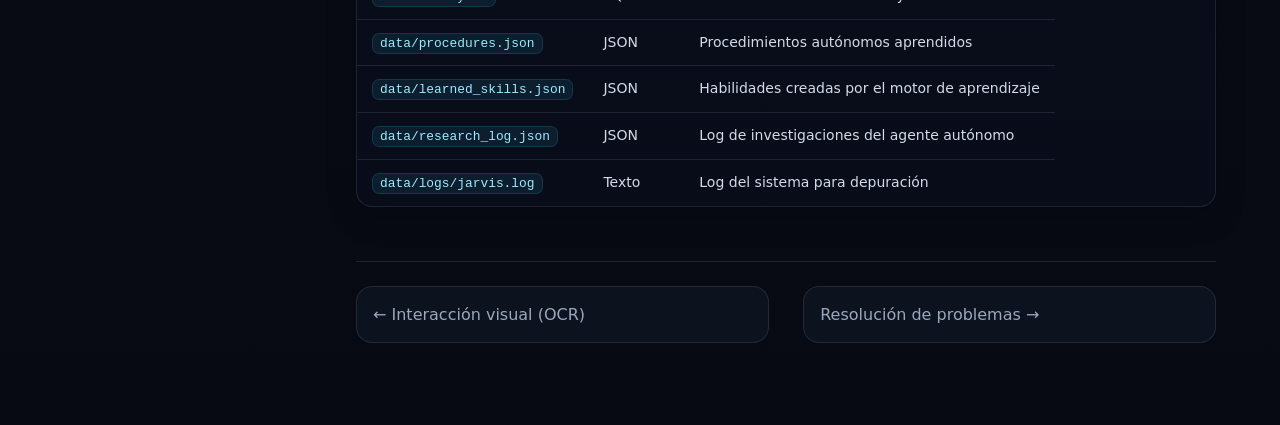
<file: configuracion.html>
<!DOCTYPE html>
<html lang="es">
<head>
  <meta charset="UTF-8">
  <meta name="viewport" content="width=device-width, initial-scale=1.0">
  <title>Configuración — J.A.R.V.I.S.</title>
  <link rel="stylesheet" href="style.css">
</head>
<body>

<!-- ═══ TOPBAR ═══ -->
<header class="topbar">
  <button class="hamburger" aria-label="Menú"><svg class="icon icon-menu" aria-hidden="true"><use href="icons.svg#icon-menu"></use></svg></button>
  <div class="topbar-brand">
    <div class="logo"></div>
    <h1>J.A.R.V.I.S.</h1>
    <span>Sistema de Ayuda</span>
  </div>
  <div class="topbar-search">
    <span class="search-icon"><svg class="icon icon-search" aria-hidden="true"><use href="icons.svg#icon-search"></use></svg></span>
    <input type="text" id="searchInput" placeholder="Buscar en la ayuda..." autocomplete="off">
    <div id="searchResults" class="search-results"></div>
  </div>
  <nav class="topbar-nav">
    <a href="index.html"><svg class="icon icon-home" aria-hidden="true"><use href="icons.svg#icon-home"></use></svg> Inicio</a>
    <a href="indice.html"><svg class="icon icon-index" aria-hidden="true"><use href="icons.svg#icon-index"></use></svg> Índice</a>
  </nav>
</header>

<!-- ═══ SIDEBAR ═══ -->
<aside class="sidebar">
  <a href="index.html" class="sidebar-link-direct"><svg class="icon icon-home" aria-hidden="true"><use href="icons.svg#icon-home"></use></svg> Inicio</a>

  <div class="sidebar-section">
    <div class="sidebar-section-title"><span class="arrow"><svg class="icon icon-chevron" aria-hidden="true"><use href="icons.svg#icon-chevron"></use></svg></span> <svg class="icon icon-book" aria-hidden="true"><use href="icons.svg#icon-book"></use></svg> Introducción</div>
    <ul class="sidebar-links">
      <li><a href="introduccion.html">¿Qué es J.A.R.V.I.S.?</a></li>
      <li><a href="introduccion.html#caracteristicas">Características</a></li>
      <li><a href="introduccion.html#requisitos">Requisitos del sistema</a></li>
    </ul>
  </div>

  <div class="sidebar-section">
    <div class="sidebar-section-title"><span class="arrow"><svg class="icon icon-chevron" aria-hidden="true"><use href="icons.svg#icon-chevron"></use></svg></span> <svg class="icon icon-rocket" aria-hidden="true"><use href="icons.svg#icon-rocket"></use></svg> Primeros pasos</div>
    <ul class="sidebar-links">
      <li><a href="instalacion.html">Instalación</a></li>
      <li><a href="interfaz.html">Primera ejecución</a></li>
      <li><a href="interfaz.html#configuracion-inicial">Configuración inicial</a></li>
    </ul>
  </div>

  <div class="sidebar-section">
    <div class="sidebar-section-title"><span class="arrow"><svg class="icon icon-chevron" aria-hidden="true"><use href="icons.svg#icon-chevron"></use></svg></span> <svg class="icon icon-settings" aria-hidden="true"><use href="icons.svg#icon-settings"></use></svg> Funciones principales</div>
    <ul class="sidebar-links">
      <li><a href="comandos.html">Catálogo de comandos</a></li>
      <li><a href="comandos.html#sistema">Control del sistema</a></li>
      <li><a href="comandos.html#ventanas">Ventanas y pestañas</a></li>
      <li><a href="comandos.html#web">Navegación web</a></li>
      <li><a href="comandos.html#archivos">Gestión de archivos</a></li>
      <li><a href="comandos.html#documentos">Documentos</a></li>
      <li><a href="comandos.html#automatizacion">Automatización</a></li>
      <li><a href="comandos.html#multimedia">Multimedia</a></li>
      <li><a href="comandos.html#email">Email</a></li>
      <li><a href="ocr.html">Interacción visual (OCR)</a></li>
    </ul>
  </div>

  <div class="sidebar-section open">
    <div class="sidebar-section-title"><span class="arrow"><svg class="icon icon-chevron" aria-hidden="true"><use href="icons.svg#icon-chevron"></use></svg></span> <svg class="icon icon-tool" aria-hidden="true"><use href="icons.svg#icon-tool"></use></svg> Configuración</div>
    <ul class="sidebar-links">
      <li><a href="configuracion.html" class="current">Archivo config.py</a></li>
      <li><a href="configuracion.html#modo">Modo local vs. cloud</a></li>
      <li><a href="configuracion.html#apikey">API Keys</a></li>
      <li><a href="configuracion.html#plugins">Plugins</a></li>
      <li><a href="configuracion.html#memoria">Memoria y aprendizaje</a></li>
    </ul>
  </div>

  <div class="sidebar-section">
    <div class="sidebar-section-title"><span class="arrow"><svg class="icon icon-chevron" aria-hidden="true"><use href="icons.svg#icon-chevron"></use></svg></span> <svg class="icon icon-x-circle" aria-hidden="true"><use href="icons.svg#icon-x-circle"></use></svg> Resolución de problemas</div>
    <ul class="sidebar-links">
      <li><a href="problemas.html#ollama">Ollama no disponible</a></li>
      <li><a href="problemas.html#apps">No abre aplicaciones</a></li>
      <li><a href="problemas.html#voz">Voz y micrófono</a></li>
      <li><a href="problemas.html#ocr">OCR / Clic incorrecto</a></li>
      <li><a href="problemas.html#faq">Preguntas frecuentes</a></li>
    </ul>
  </div>

  <a href="indice.html" class="sidebar-link-direct"><svg class="icon icon-index" aria-hidden="true"><use href="icons.svg#icon-index"></use></svg> Índice alfabético</a>
</aside>

<!-- ═══ MAIN CONTENT ═══ -->
<main class="main">

  <div class="breadcrumb">
    <a href="index.html">Inicio</a> <span class="sep">›</span> Configuración
  </div>

  <h1><svg class="icon icon-tool" aria-hidden="true"><use href="icons.svg#icon-tool"></use></svg> Configuración</h1>
  <p>JARVIS se configura mediante el archivo <code>config.py</code> en la raíz del proyecto. Todos los parámetros están documentados con comentarios y no requieren conocimientos avanzados para personalizarlos.</p>

  <!-- ── config.py overview ── -->
  <h2 id="archivo">Archivo config.py — Visión general</h2>

  <p>El archivo se divide en secciones lógicas. A continuación se muestran los parámetros más importantes:</p>

  <table class="key-table">
    <thead>
      <tr><th>Sección</th><th>Parámetro</th><th>Valor por defecto</th><th>Descripción</th></tr>
    </thead>
    <tbody>
      <tr><td rowspan="3"><svg class="icon icon-brain" aria-hidden="true"><use href="icons.svg#icon-brain"></use></svg> <strong>IA / LLM</strong></td>
          <td><code>BRAIN_MODE</code></td><td><code>"cloud"</code></td>
          <td>Modo de ejecución: <strong>"local"</strong> (Ollama en tu PC) o <strong>"cloud"</strong> (APIs cloud gratuitas)</td></tr>
      <tr><td><code>CLOUD_PROVIDER</code></td><td><code>"github"</code></td>
          <td>Proveedor cloud activo: <strong>"github"</strong> (GPT-4o-mini) o <strong>"gemini"</strong> (Gemini 2.0 Flash)</td></tr>
      <tr><td><code>OLLAMA_MODEL</code></td><td><code>"mistral"</code></td>
          <td>Modelo Ollama local. Opciones: <code>mistral</code>, <code>llama3</code>, <code>phi3</code></td></tr>

      <tr><td rowspan="2"><svg class="icon icon-cloud" aria-hidden="true"><use href="icons.svg#icon-cloud"></use></svg> <strong>GitHub Models</strong></td>
          <td><code>GITHUB_TOKEN</code></td><td><code>""</code></td>
          <td>Token de acceso personal de GitHub (<a href="https://github.com/settings/tokens" target="_blank">obtener aquí</a>)</td></tr>
      <tr><td><code>GITHUB_MODEL</code></td><td><code>"gpt-4o-mini"</code></td>
          <td>Modelo de GitHub Models. GPT-4o-mini: rápido, 20.000 req/día gratis</td></tr>

      <tr><td rowspan="2"><svg class="icon icon-sparkle" aria-hidden="true"><use href="icons.svg#icon-sparkle"></use></svg> <strong>Google Gemini</strong></td>
          <td><code>GEMINI_API_KEY</code></td><td><code>""</code></td>
          <td>Clave API de Gemini (<a href="https://aistudio.google.com/apikey" target="_blank">obtener aquí</a>)</td></tr>
      <tr><td><code>GEMINI_MODEL</code></td><td><code>"gemini-2.0-flash"</code></td>
          <td>Modelo Gemini. 2.0 Flash: gratuito con límites generosos</td></tr>

      <tr><td rowspan="2"><svg class="icon icon-eye" aria-hidden="true"><use href="icons.svg#icon-eye"></use></svg> <strong>Visión</strong></td>
          <td><code>VISION_MODEL</code></td><td><code>"llava"</code></td>
          <td>Modelo multimodal para describir imágenes. Opciones: <code>llava</code>, <code>bakllava</code>, <code>llava-phi3</code></td></tr>
      <tr><td><code>VISION_ENABLED</code></td><td><code>True</code></td>
          <td>Activa o desactiva la capacidad de describir pantalla/fotos</td></tr>

      <tr><td rowspan="4"><svg class="icon icon-mic" aria-hidden="true"><use href="icons.svg#icon-mic"></use></svg> <strong>Voz (STT)</strong></td>
          <td><code>WHISPER_MODEL</code></td><td><code>"small"</code></td>
          <td>Modelo Whisper para reconocimiento de voz. Opciones: <code>tiny</code>, <code>base</code>, <code>small</code>, <code>medium</code>, <code>large</code></td></tr>
      <tr><td><code>WHISPER_LANGUAGE</code></td><td><code>"es"</code></td>
          <td>Idioma forzado para transcripciones</td></tr>
      <tr><td><code>WHISPER_DEVICE</code></td><td><code>"cpu"</code></td>
          <td><code>"cpu"</code> o <code>"cuda"</code> (GPU Nvidia)</td></tr>
      <tr><td><code>WHISPER_COMPUTE_TYPE</code></td><td><code>"int8"</code></td>
          <td><code>"int8"</code> para CPU, <code>"float16"</code> para GPU</td></tr>

      <tr><td rowspan="2"><svg class="icon icon-speaker" aria-hidden="true"><use href="icons.svg#icon-speaker"></use></svg> <strong>Voz (TTS)</strong></td>
          <td><code>PIPER_VOICE</code></td><td><code>"es_ES-davefx-medium"</code></td>
          <td>Voz de síntesis. Masculina en español, procesada localmente con Piper</td></tr>
      <tr><td><code>TTS_ENABLED</code></td><td><code>True</code></td>
          <td>Activar/desactivar la voz hablada de JARVIS</td></tr>

      <tr><td rowspan="3"><svg class="icon icon-keyboard" aria-hidden="true"><use href="icons.svg#icon-keyboard"></use></svg> <strong>Hotkeys</strong></td>
          <td><code>WAKE_WORD</code></td><td><code>"jarvis"</code></td>
          <td>Palabra clave para activar por voz (en modo escucha continua)</td></tr>
      <tr><td><code>HOTKEY_ACTIVATE</code></td><td><code>"ctrl+shift+j"</code></td>
          <td>Atajo de teclado para activar la entrada por voz</td></tr>
      <tr><td><code>HOTKEY_MUTE</code></td><td><code>"ctrl+shift+m"</code></td>
          <td>Atajo para silenciar/activar micrófono</td></tr>

      <tr><td rowspan="4"><svg class="icon icon-monitor" aria-hidden="true"><use href="icons.svg#icon-monitor"></use></svg> <strong>Interfaz (HUD)</strong></td>
          <td><code>HUD_OPACITY</code></td><td><code>0.95</code></td>
          <td>Transparencia de la ventana (0.0 – 1.0)</td></tr>
      <tr><td><code>HUD_ALWAYS_ON_TOP</code></td><td><code>False</code></td>
          <td>Mantener la ventana siempre visible</td></tr>
      <tr><td><code>HUD_ACCENT_COLOR</code></td><td><code>"#00D4FF"</code></td>
          <td>Color de acento del reactor arc (cyan)</td></tr>
      <tr><td><code>HUD_FONT_FAMILY</code></td><td><code>"JetBrains Mono"</code></td>
          <td>Fuente principal de la interfaz</td></tr>

      <tr><td rowspan="2"><svg class="icon icon-plug" aria-hidden="true"><use href="icons.svg#icon-plug"></use></svg> <strong>Plugins</strong></td>
          <td><code>PLUGINS_ENABLED</code></td><td><code>True</code></td>
          <td>Activar el sistema de plugins</td></tr>
      <tr><td><code>PLUGINS_HOT_RELOAD</code></td><td><code>True</code></td>
          <td>Recargar plugins automáticamente al modificar los archivos</td></tr>

      <tr><td><svg class="icon icon-clock" aria-hidden="true"><use href="icons.svg#icon-clock"></use></svg> <strong>Código</strong></td>
          <td><code>CODE_EXEC_TIMEOUT</code></td><td><code>30</code></td>
          <td>Timeout máximo en segundos para ejecución de código Python en sandbox</td></tr>
    </tbody>
  </table>


  <!-- ── Modo local vs cloud ── -->
  <h2 id="modo"><svg class="icon icon-brain" aria-hidden="true"><use href="icons.svg#icon-brain"></use></svg> Modo Local vs. Cloud</h2>

  <p>JARVIS tiene un <strong>cerebro dual</strong>: puede funcionar con IA local en tu PC o conectándose a APIs cloud gratuitas. El parámetro <code>BRAIN_MODE</code> en <code>config.py</code> controla qué modo usar.</p>

  <div style="display:grid; grid-template-columns:1fr 1fr; gap:1.5rem; margin:1.5rem 0;">

    <div class="callout info" style="margin:0;">
      <h4><svg class="icon icon-code" aria-hidden="true"><use href="icons.svg#icon-code"></use></svg> Modo Local (<code>BRAIN_MODE = "local"</code>)</h4>
      <ul>
        <li>Usa <strong>Ollama</strong> con modelos como Mistral, LLaMA 3 o Phi-3</li>
        <li>Todo se procesa en tu PC — <strong>sin conexión a internet</strong></li>
        <li>Privacidad total: los datos nunca salen de tu equipo</li>
        <li>Requiere: ≥16 GB RAM, buena CPU (o GPU para ir más rápido)</li>
        <li>Velocidad: depende de tu hardware</li>
      </ul>
    </div>

    <div class="callout success" style="margin:0;">
      <h4><svg class="icon icon-cloud" aria-hidden="true"><use href="icons.svg#icon-cloud"></use></svg> Modo Cloud (<code>BRAIN_MODE = "cloud"</code>) — Recomendado</h4>
      <ul>
        <li>Usa APIs cloud externas, <strong>sin consumir recursos locales</strong></li>
        <li>Mucho más rápido que Ollama en la mayoría de PCs</li>
        <li>Requiere: conexión a internet + API key (gratuita)</li>
        <li>Proveedores disponibles:
          <ul>
            <li><strong>GitHub Models</strong> — GPT-4o-mini (20.000 solicitudes/día gratis)</li>
            <li><strong>Google Gemini</strong> — Gemini 2.0 Flash (límites muy generosos, gratis)</li>
          </ul>
        </li>
        <li>Ideal para PCs con pocos recursos o portátiles</li>
      </ul>
    </div>

  </div>

  <h3>Cómo cambiar de modo</h3>

  <p>Puedes cambiar el modo de dos formas:</p>

  <div class="step-box"><span class="step-num">Opción A</span>
    Editar <code>config.py</code> directamente:
    <pre><code># Para usar cloud (recomendado):
BRAIN_MODE = "cloud"
CLOUD_PROVIDER = "github"   # o "gemini"

# Para usar local:
BRAIN_MODE = "local"
OLLAMA_MODEL = "mistral"    # o "llama3", "phi3"</code></pre>
  </div>

  <div class="step-box"><span class="step-num">Opción B</span>
    Usar comandos de voz/texto dentro de JARVIS:
    <pre><code>"cambia al modo cloud"
"cambia al modo local"
"usa el proveedor gemini"
"usa el proveedor github"</code></pre>
  </div>


  <h3>Comparativa de proveedores cloud</h3>

  <table class="key-table">
    <thead>
      <tr><th>Característica</th><th>GitHub Models (GPT-4o-mini)</th><th>Google Gemini (2.0 Flash)</th></tr>
    </thead>
    <tbody>
      <tr><td><strong>Modelo</strong></td><td>GPT-4o-mini</td><td>Gemini 2.0 Flash</td></tr>
      <tr><td><strong>Coste</strong></td><td>Gratis (20K req/día)</td><td>Gratis (límites generosos)</td></tr>
      <tr><td><strong>Velocidad</strong></td><td><svg class="icon icon-bolt" aria-hidden="true"><use href="icons.svg#icon-bolt"></use></svg> Muy rápida</td><td><svg class="icon icon-bolt" aria-hidden="true"><use href="icons.svg#icon-bolt"></use></svg> Muy rápida</td></tr>
      <tr><td><strong>Calidad</strong></td><td><svg class="icon icon-star" aria-hidden="true"><use href="icons.svg#icon-star"></use></svg><svg class="icon icon-star" aria-hidden="true"><use href="icons.svg#icon-star"></use></svg><svg class="icon icon-star" aria-hidden="true"><use href="icons.svg#icon-star"></use></svg><svg class="icon icon-star" aria-hidden="true"><use href="icons.svg#icon-star"></use></svg> Excelente</td><td><svg class="icon icon-star" aria-hidden="true"><use href="icons.svg#icon-star"></use></svg><svg class="icon icon-star" aria-hidden="true"><use href="icons.svg#icon-star"></use></svg><svg class="icon icon-star" aria-hidden="true"><use href="icons.svg#icon-star"></use></svg><svg class="icon icon-star" aria-hidden="true"><use href="icons.svg#icon-star"></use></svg> Excelente</td></tr>
      <tr><td><strong>Endpoint</strong></td><td><code>models.inference.ai.azure.com</code></td><td><code>generativelanguage.googleapis.com</code></td></tr>
      <tr><td><strong>Obtener key</strong></td><td><a href="https://github.com/settings/tokens" target="_blank">github.com/settings/tokens</a></td><td><a href="https://aistudio.google.com/apikey" target="_blank">aistudio.google.com/apikey</a></td></tr>
    </tbody>
  </table>


  <!-- ── API Keys ── -->
  <h2 id="apikey"><svg class="icon icon-key" aria-hidden="true"><use href="icons.svg#icon-key"></use></svg> Configurar API Keys</h2>

  <p>Las API keys son <strong>gratuitas</strong> y se necesitan solo si usas el modo cloud. Se guardan cifradas en <code>data/config.json</code>, nunca en el código fuente.</p>

  <div class="callout warning">
    <strong>Importante:</strong> Nunca compartas tus API keys ni las subas a GitHub. El archivo <code>data/config.json</code> debe estar en el <code>.gitignore</code>.
  </div>

  <h3>GitHub Models (GPT-4o-mini)</h3>

  <div class="step-box"><span class="step-num">1</span>
    Ve a <a href="https://github.com/settings/tokens" target="_blank"><strong>github.com/settings/tokens</strong></a> e inicia sesión.
  </div>

  <div class="step-box"><span class="step-num">2</span>
    Crea un nuevo token clásico (<em>Generate new token → Classic</em>). No hace falta seleccionar scopes especiales — el acceso a GitHub Models es gratuito con cualquier token.
  </div>

  <div class="step-box"><span class="step-num">3</span>
    Copia el token y díselo a JARVIS:
    <pre><code>"configura api key github ghp_TuTokenAquí123456789"</code></pre>
  </div>

  <h3>Google Gemini (Gemini 2.0 Flash)</h3>

  <div class="step-box"><span class="step-num">1</span>
    Ve a <a href="https://aistudio.google.com/apikey" target="_blank"><strong>aistudio.google.com/apikey</strong></a> e inicia sesión con tu cuenta de Google.
  </div>

  <div class="step-box"><span class="step-num">2</span>
    Haz clic en <strong>Create API Key</strong> y copia la clave generada.
  </div>

  <div class="step-box"><span class="step-num">3</span>
    Díselo a JARVIS:
    <pre><code>"configura api key gemini AIzaSy_TuKeyAquí123456789"</code></pre>
  </div>

  <div class="callout info">
    <strong>Tip:</strong> Puedes cambiar de proveedor en cualquier momento con <code>"usa el proveedor github"</code> o <code>"usa el proveedor gemini"</code>. JARVIS cambiará al instante sin reiniciar.
  </div>


  <!-- ── Plugins ── -->
  <h2 id="plugins"><svg class="icon icon-plug" aria-hidden="true"><use href="icons.svg#icon-plug"></use></svg> Sistema de Plugins</h2>

  <p>JARVIS soporta un sistema de plugins que permite extender sus funcionalidades sin tocar el código base. Los plugins se colocan en la carpeta <code>plugins/</code>.</p>

  <h3>Crear un plugin</h3>

  <div class="step-box"><span class="step-num">1</span>
    Crea un archivo Python en <code>plugins/</code>, por ejemplo <code>plugins/mi_plugin.py</code>.
  </div>

  <div class="step-box"><span class="step-num">2</span>
    Define una función <code>register()</code> que devuelva un diccionario con los comandos del plugin:
    <pre><code>def register():
    return {
        "nombre": "Mi Plugin",
        "version": "1.0",
        "comandos": {
            "saludo especial": saludar,
        }
    }

def saludar(params):
    return "¡Hola desde mi plugin personalizado!"</code></pre>
  </div>

  <div class="step-box"><span class="step-num">3</span>
    El plugin se carga automáticamente al iniciar JARVIS. Si <code>PLUGINS_HOT_RELOAD = True</code>, los cambios que hagas se detectan sin reiniciar.
  </div>


  <!-- ── Memoria ── -->
  <h2 id="memoria"><svg class="icon icon-brain" aria-hidden="true"><use href="icons.svg#icon-brain"></use></svg> Memoria y Aprendizaje</h2>

  <p>JARVIS tiene un sistema de memoria persistente y de aprendizaje que le permite mejorar con cada interacción.</p>

  <h3>Memoria (SQLite)</h3>
  <ul>
    <li>Se almacena en <code>data/memory.db</code></li>
    <li>Guarda el historial de conversaciones anteriores</li>
    <li>Permite a JARVIS recordar preferencias del usuario</li>
    <li>Ejemplo: <em>"recuerda que mi color favorito es el azul"</em> → JARVIS lo guarda y lo recuerda en futuras sesiones</li>
  </ul>

  <h3>Procedimientos aprendidos</h3>
  <ul>
    <li>Se guardan en <code>data/procedures.json</code></li>
    <li>Cuando JARVIS completa una tarea autónoma con éxito (ej.: enviar un WhatsApp), guarda los pasos para ejecutarlos más rápido la próxima vez</li>
    <li>Solo se guardan procedimientos que superan la <strong>validación de coherencia</strong> (los pasos deben corresponder al objetivo original)</li>
    <li>Se pueden listar con <em>"qué procedimientos conoces"</em></li>
  </ul>

  <h3>Habilidades aprendidas</h3>
  <ul>
    <li>Se guardan en <code>data/learned_skills.json</code></li>
    <li>Cuando JARVIS no sabe hacer algo, puede <strong>investigar autónomamente</strong> cómo hacerlo, generar código Python, probarlo y guardar la habilidad si funciona</li>
    <li>Ejemplo: <em>"aprende a obtener el clima de mi ciudad"</em> → investiga APIs, genera código, lo prueba, y guarda la habilidad</li>
    <li>Las habilidades se reutilizan automáticamente en futuras sesiones</li>
    <li>Listar: <em>"qué has aprendido"</em> — Olvidar: <em>"olvida la habilidad X"</em></li>
  </ul>

  <h3>Archivos de datos</h3>

  <table class="key-table">
    <thead>
      <tr><th>Archivo</th><th>Formato</th><th>Propósito</th></tr>
    </thead>
    <tbody>
      <tr><td><code>data/config.json</code></td><td>JSON</td><td>Configuración del usuario y API keys</td></tr>
      <tr><td><code>data/memory.db</code></td><td>SQLite</td><td>Historial de conversaciones y recuerdos</td></tr>
      <tr><td><code>data/procedures.json</code></td><td>JSON</td><td>Procedimientos autónomos aprendidos</td></tr>
      <tr><td><code>data/learned_skills.json</code></td><td>JSON</td><td>Habilidades creadas por el motor de aprendizaje</td></tr>
      <tr><td><code>data/research_log.json</code></td><td>JSON</td><td>Log de investigaciones del agente autónomo</td></tr>
      <tr><td><code>data/logs/jarvis.log</code></td><td>Texto</td><td>Log del sistema para depuración</td></tr>
    </tbody>
  </table>


  <!-- ═══ NAV ═══ -->
  <div class="page-nav">
    <a href="ocr.html" class="nav-prev">← Interacción visual (OCR)</a>
    <a href="problemas.html" class="nav-next">Resolución de problemas →</a>
  </div>

</main>

<script src="script.js"></script>
</body>
</html>
</file>
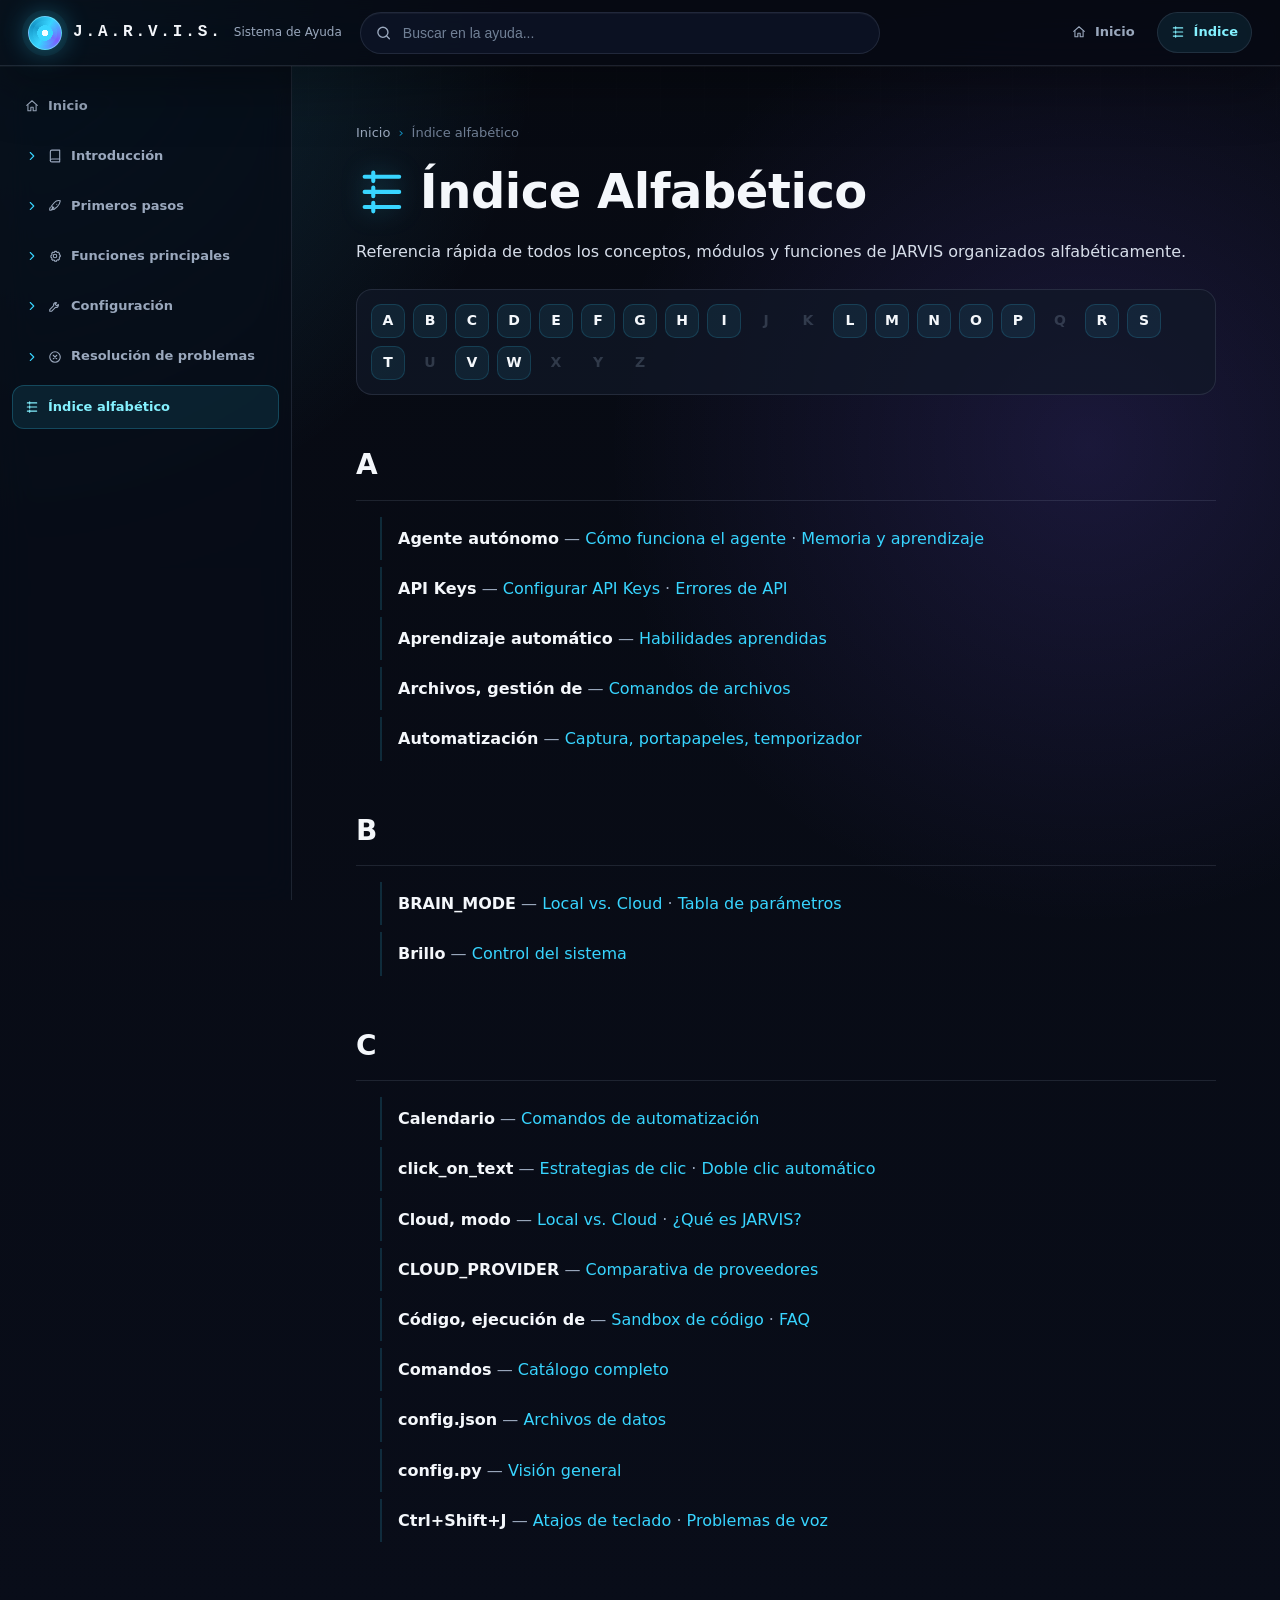
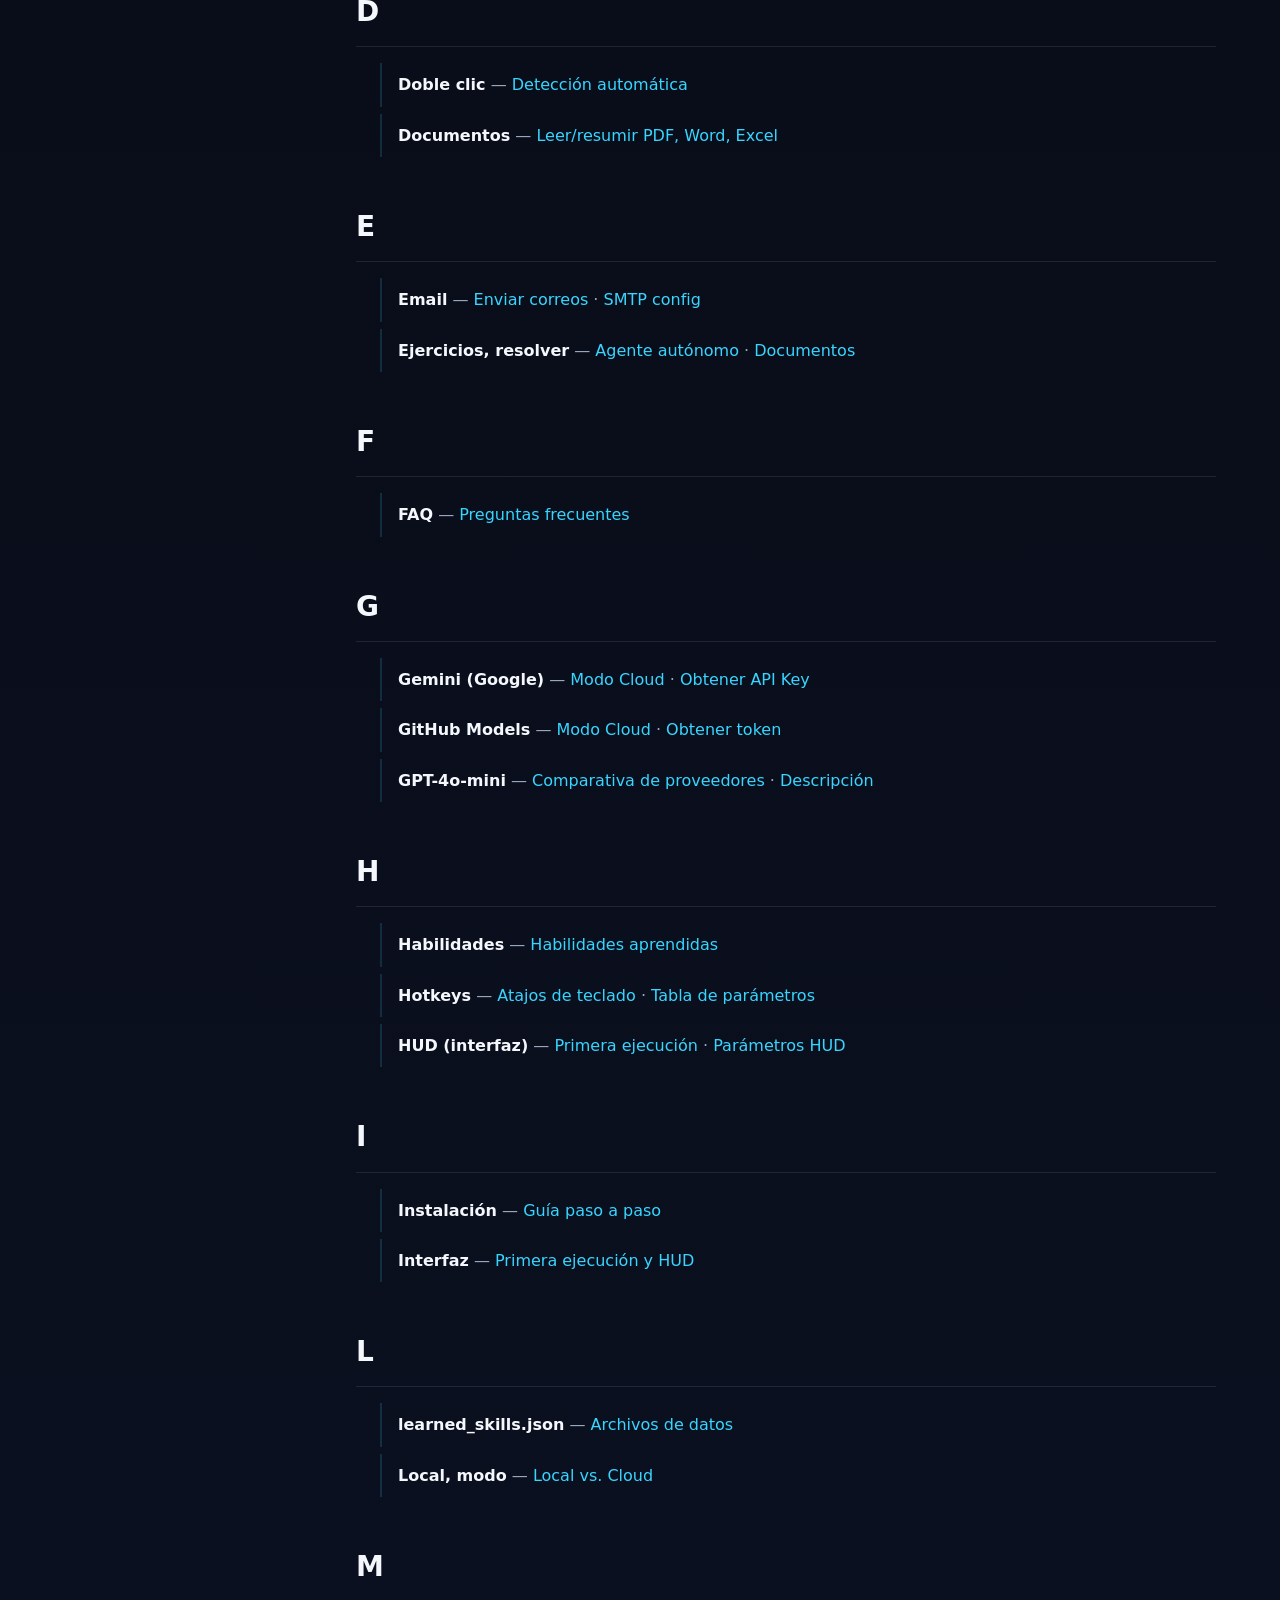
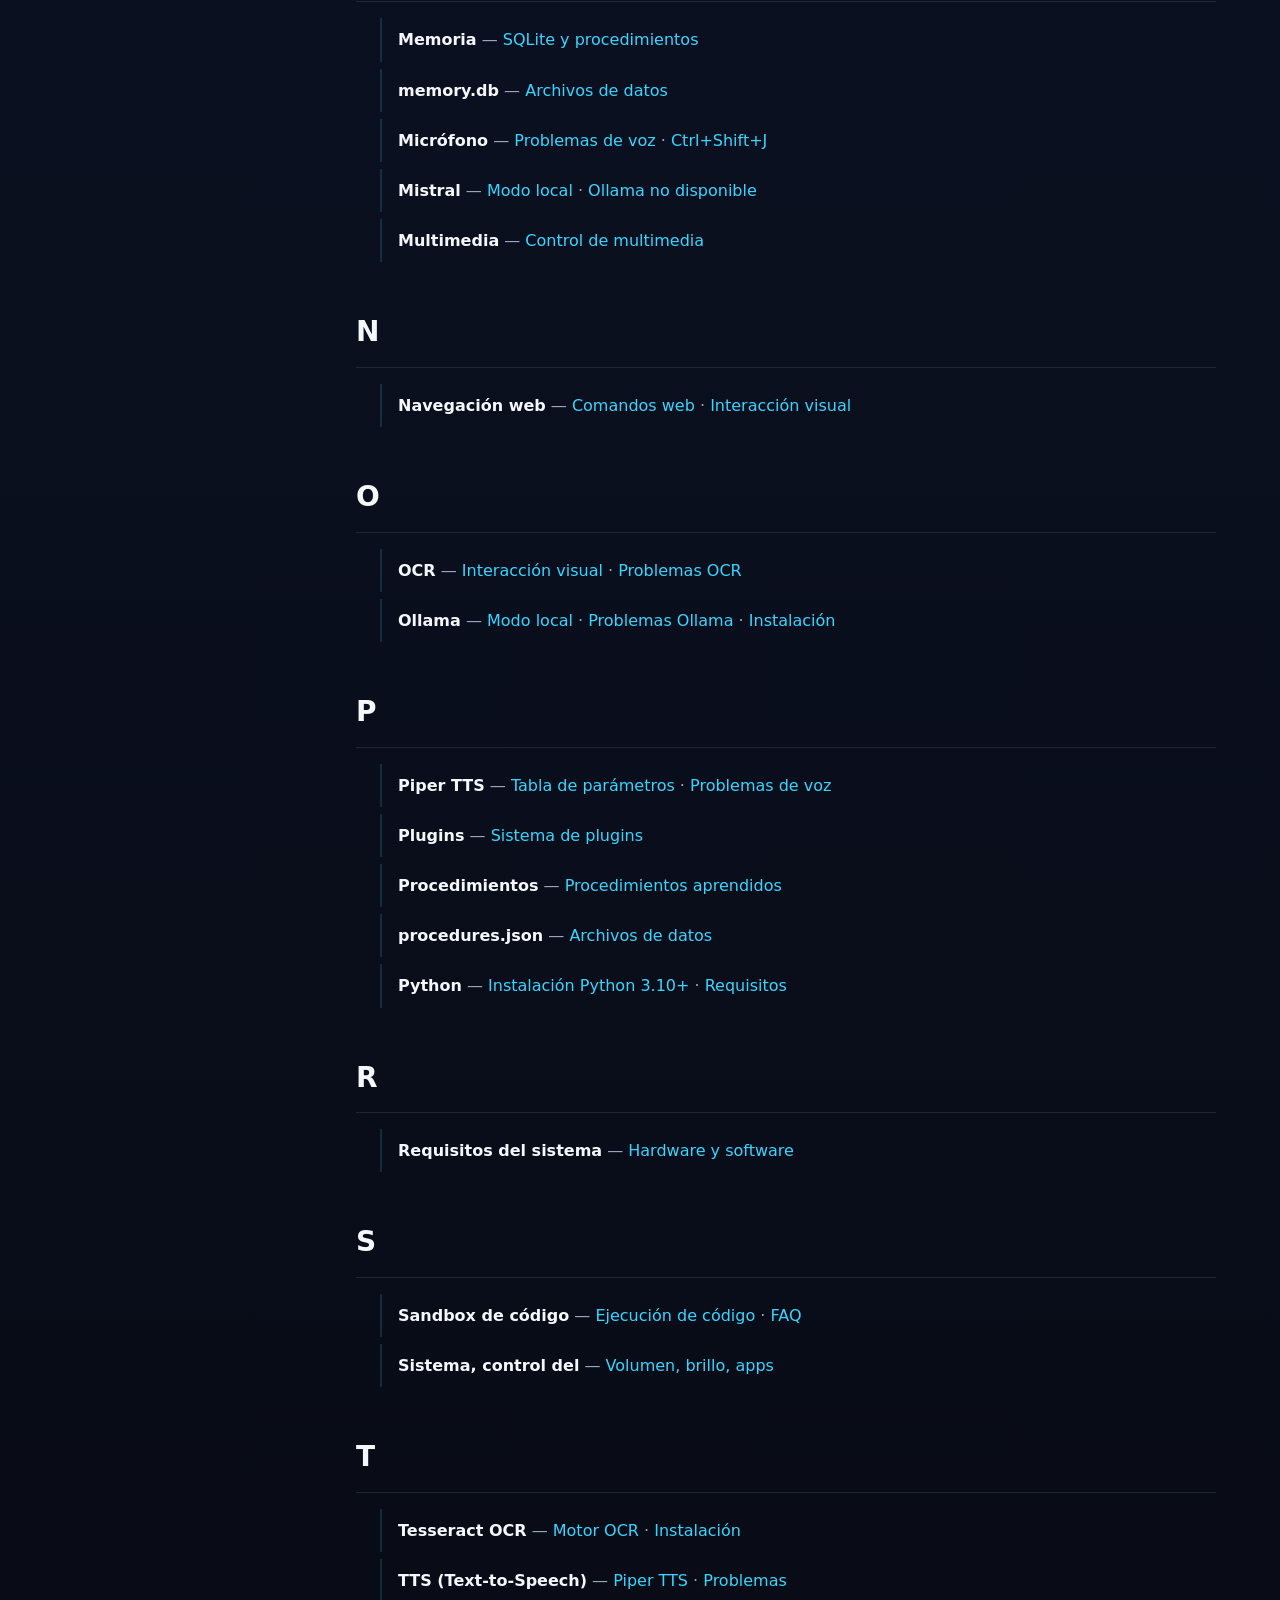
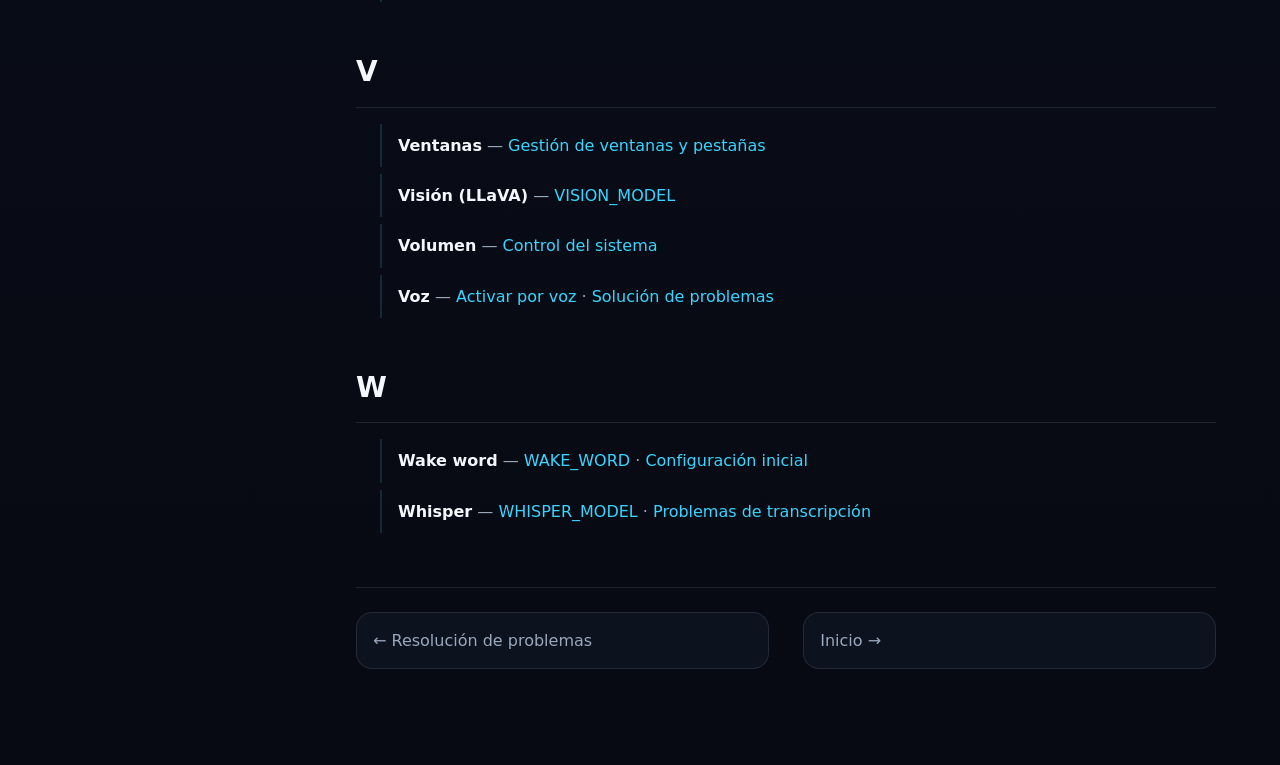
<file: indice.html>
<!DOCTYPE html>
<html lang="es">
<head>
  <meta charset="UTF-8">
  <meta name="viewport" content="width=device-width, initial-scale=1.0">
  <title>Índice Alfabético — J.A.R.V.I.S.</title>
  <link rel="stylesheet" href="style.css">
</head>
<body>

<!-- ═══ TOPBAR ═══ -->
<header class="topbar">
  <button class="hamburger" aria-label="Menú"><svg class="icon icon-menu" aria-hidden="true"><use href="icons.svg#icon-menu"></use></svg></button>
  <div class="topbar-brand">
    <div class="logo"></div>
    <h1>J.A.R.V.I.S.</h1>
    <span>Sistema de Ayuda</span>
  </div>
  <div class="topbar-search">
    <span class="search-icon"><svg class="icon icon-search" aria-hidden="true"><use href="icons.svg#icon-search"></use></svg></span>
    <input type="text" id="searchInput" placeholder="Buscar en la ayuda..." autocomplete="off">
    <div id="searchResults" class="search-results"></div>
  </div>
  <nav class="topbar-nav">
    <a href="index.html"><svg class="icon icon-home" aria-hidden="true"><use href="icons.svg#icon-home"></use></svg> Inicio</a>
    <a href="indice.html" class="active"><svg class="icon icon-index" aria-hidden="true"><use href="icons.svg#icon-index"></use></svg> Índice</a>
  </nav>
</header>

<!-- ═══ SIDEBAR ═══ -->
<aside class="sidebar">
  <a href="index.html" class="sidebar-link-direct"><svg class="icon icon-home" aria-hidden="true"><use href="icons.svg#icon-home"></use></svg> Inicio</a>

  <div class="sidebar-section">
    <div class="sidebar-section-title"><span class="arrow"><svg class="icon icon-chevron" aria-hidden="true"><use href="icons.svg#icon-chevron"></use></svg></span> <svg class="icon icon-book" aria-hidden="true"><use href="icons.svg#icon-book"></use></svg> Introducción</div>
    <ul class="sidebar-links">
      <li><a href="introduccion.html">¿Qué es J.A.R.V.I.S.?</a></li>
      <li><a href="introduccion.html#caracteristicas">Características</a></li>
      <li><a href="introduccion.html#requisitos">Requisitos del sistema</a></li>
    </ul>
  </div>

  <div class="sidebar-section">
    <div class="sidebar-section-title"><span class="arrow"><svg class="icon icon-chevron" aria-hidden="true"><use href="icons.svg#icon-chevron"></use></svg></span> <svg class="icon icon-rocket" aria-hidden="true"><use href="icons.svg#icon-rocket"></use></svg> Primeros pasos</div>
    <ul class="sidebar-links">
      <li><a href="instalacion.html">Instalación</a></li>
      <li><a href="interfaz.html">Primera ejecución</a></li>
      <li><a href="interfaz.html#configuracion-inicial">Configuración inicial</a></li>
    </ul>
  </div>

  <div class="sidebar-section">
    <div class="sidebar-section-title"><span class="arrow"><svg class="icon icon-chevron" aria-hidden="true"><use href="icons.svg#icon-chevron"></use></svg></span> <svg class="icon icon-settings" aria-hidden="true"><use href="icons.svg#icon-settings"></use></svg> Funciones principales</div>
    <ul class="sidebar-links">
      <li><a href="comandos.html">Catálogo de comandos</a></li>
      <li><a href="comandos.html#sistema">Control del sistema</a></li>
      <li><a href="comandos.html#ventanas">Ventanas y pestañas</a></li>
      <li><a href="comandos.html#web">Navegación web</a></li>
      <li><a href="comandos.html#archivos">Gestión de archivos</a></li>
      <li><a href="comandos.html#documentos">Documentos</a></li>
      <li><a href="comandos.html#automatizacion">Automatización</a></li>
      <li><a href="comandos.html#multimedia">Multimedia</a></li>
      <li><a href="comandos.html#email">Email</a></li>
      <li><a href="ocr.html">Interacción visual (OCR)</a></li>
    </ul>
  </div>

  <div class="sidebar-section">
    <div class="sidebar-section-title"><span class="arrow"><svg class="icon icon-chevron" aria-hidden="true"><use href="icons.svg#icon-chevron"></use></svg></span> <svg class="icon icon-tool" aria-hidden="true"><use href="icons.svg#icon-tool"></use></svg> Configuración</div>
    <ul class="sidebar-links">
      <li><a href="configuracion.html">Archivo config.py</a></li>
      <li><a href="configuracion.html#modo">Modo local vs. cloud</a></li>
      <li><a href="configuracion.html#apikey">API Keys</a></li>
      <li><a href="configuracion.html#plugins">Plugins</a></li>
      <li><a href="configuracion.html#memoria">Memoria y aprendizaje</a></li>
    </ul>
  </div>

  <div class="sidebar-section">
    <div class="sidebar-section-title"><span class="arrow"><svg class="icon icon-chevron" aria-hidden="true"><use href="icons.svg#icon-chevron"></use></svg></span> <svg class="icon icon-x-circle" aria-hidden="true"><use href="icons.svg#icon-x-circle"></use></svg> Resolución de problemas</div>
    <ul class="sidebar-links">
      <li><a href="problemas.html#ollama">Ollama no disponible</a></li>
      <li><a href="problemas.html#apps">No abre aplicaciones</a></li>
      <li><a href="problemas.html#voz">Voz y micrófono</a></li>
      <li><a href="problemas.html#ocr">OCR / Clic incorrecto</a></li>
      <li><a href="problemas.html#faq">Preguntas frecuentes</a></li>
    </ul>
  </div>

  <a href="indice.html" class="sidebar-link-direct current"><svg class="icon icon-index" aria-hidden="true"><use href="icons.svg#icon-index"></use></svg> Índice alfabético</a>
</aside>

<!-- ═══ MAIN CONTENT ═══ -->
<main class="main">

  <div class="breadcrumb">
    <a href="index.html">Inicio</a> <span class="sep">›</span> Índice alfabético
  </div>

  <h1><svg class="icon icon-index" aria-hidden="true"><use href="icons.svg#icon-index"></use></svg> Índice Alfabético</h1>
  <p>Referencia rápida de todos los conceptos, módulos y funciones de JARVIS organizados alfabéticamente.</p>

  <div class="index-nav">
    <a href="#A">A</a> <a href="#B">B</a> <a href="#C">C</a> <a href="#D">D</a>
    <a href="#E">E</a> <a href="#F">F</a> <a href="#G">G</a> <a href="#H">H</a>
    <a href="#I">I</a> <span class="disabled">J</span> <span class="disabled">K</span>
    <a href="#L">L</a> <a href="#M">M</a> <a href="#N">N</a> <a href="#O">O</a>
    <a href="#P">P</a> <span class="disabled">Q</span> <a href="#R">R</a>
    <a href="#S">S</a> <a href="#T">T</a> <span class="disabled">U</span>
    <a href="#V">V</a> <a href="#W">W</a> <span class="disabled">X</span>
    <span class="disabled">Y</span> <span class="disabled">Z</span>
  </div>


  <!-- A -->
  <h2 id="A" class="index-letter">A</h2>
  <ul class="index-list">
    <li><strong>Agente autónomo</strong> — <a href="ocr.html#agente">Cómo funciona el agente</a> · <a href="configuracion.html#memoria">Memoria y aprendizaje</a></li>
    <li><strong>API Keys</strong> — <a href="configuracion.html#apikey">Configurar API Keys</a> · <a href="problemas.html#cloud-errors">Errores de API</a></li>
    <li><strong>Aprendizaje automático</strong> — <a href="configuracion.html#memoria">Habilidades aprendidas</a></li>
    <li><strong>Archivos, gestión de</strong> — <a href="comandos.html#archivos">Comandos de archivos</a></li>
    <li><strong>Automatización</strong> — <a href="comandos.html#automatizacion">Captura, portapapeles, temporizador</a></li>
  </ul>

  <!-- B -->
  <h2 id="B" class="index-letter">B</h2>
  <ul class="index-list">
    <li><strong>BRAIN_MODE</strong> — <a href="configuracion.html#modo">Local vs. Cloud</a> · <a href="configuracion.html#archivo">Tabla de parámetros</a></li>
    <li><strong>Brillo</strong> — <a href="comandos.html#sistema">Control del sistema</a></li>
  </ul>

  <!-- C -->
  <h2 id="C" class="index-letter">C</h2>
  <ul class="index-list">
    <li><strong>Calendario</strong> — <a href="comandos.html#automatizacion">Comandos de automatización</a></li>
    <li><strong>click_on_text</strong> — <a href="ocr.html">Estrategias de clic</a> · <a href="ocr.html#doble-clic">Doble clic automático</a></li>
    <li><strong>Cloud, modo</strong> — <a href="configuracion.html#modo">Local vs. Cloud</a> · <a href="introduccion.html">¿Qué es JARVIS?</a></li>
    <li><strong>CLOUD_PROVIDER</strong> — <a href="configuracion.html#modo">Comparativa de proveedores</a></li>
    <li><strong>Código, ejecución de</strong> — <a href="comandos.html#automatizacion">Sandbox de código</a> · <a href="problemas.html#faq">FAQ</a></li>
    <li><strong>Comandos</strong> — <a href="comandos.html">Catálogo completo</a></li>
    <li><strong>config.json</strong> — <a href="configuracion.html#memoria">Archivos de datos</a></li>
    <li><strong>config.py</strong> — <a href="configuracion.html#archivo">Visión general</a></li>
    <li><strong>Ctrl+Shift+J</strong> — <a href="interfaz.html#atajos">Atajos de teclado</a> · <a href="problemas.html#voz">Problemas de voz</a></li>
  </ul>

  <!-- D -->
  <h2 id="D" class="index-letter">D</h2>
  <ul class="index-list">
    <li><strong>Doble clic</strong> — <a href="ocr.html#doble-clic">Detección automática</a></li>
    <li><strong>Documentos</strong> — <a href="comandos.html#documentos">Leer/resumir PDF, Word, Excel</a></li>
  </ul>

  <!-- E -->
  <h2 id="E" class="index-letter">E</h2>
  <ul class="index-list">
    <li><strong>Email</strong> — <a href="comandos.html#email">Enviar correos</a> · <a href="configuracion.html#archivo">SMTP config</a></li>
    <li><strong>Ejercicios, resolver</strong> — <a href="ocr.html#agente">Agente autónomo</a> · <a href="comandos.html#documentos">Documentos</a></li>
  </ul>

  <!-- F -->
  <h2 id="F" class="index-letter">F</h2>
  <ul class="index-list">
    <li><strong>FAQ</strong> — <a href="problemas.html#faq">Preguntas frecuentes</a></li>
  </ul>

  <!-- G -->
  <h2 id="G" class="index-letter">G</h2>
  <ul class="index-list">
    <li><strong>Gemini (Google)</strong> — <a href="configuracion.html#modo">Modo Cloud</a> · <a href="configuracion.html#apikey">Obtener API Key</a></li>
    <li><strong>GitHub Models</strong> — <a href="configuracion.html#modo">Modo Cloud</a> · <a href="configuracion.html#apikey">Obtener token</a></li>
    <li><strong>GPT-4o-mini</strong> — <a href="configuracion.html#modo">Comparativa de proveedores</a> · <a href="introduccion.html">Descripción</a></li>
  </ul>

  <!-- H -->
  <h2 id="H" class="index-letter">H</h2>
  <ul class="index-list">
    <li><strong>Habilidades</strong> — <a href="configuracion.html#memoria">Habilidades aprendidas</a></li>
    <li><strong>Hotkeys</strong> — <a href="interfaz.html#atajos">Atajos de teclado</a> · <a href="configuracion.html#archivo">Tabla de parámetros</a></li>
    <li><strong>HUD (interfaz)</strong> — <a href="interfaz.html">Primera ejecución</a> · <a href="configuracion.html#archivo">Parámetros HUD</a></li>
  </ul>

  <!-- I -->
  <h2 id="I" class="index-letter">I</h2>
  <ul class="index-list">
    <li><strong>Instalación</strong> — <a href="instalacion.html">Guía paso a paso</a></li>
    <li><strong>Interfaz</strong> — <a href="interfaz.html">Primera ejecución y HUD</a></li>
  </ul>

  <!-- L -->
  <h2 id="L" class="index-letter">L</h2>
  <ul class="index-list">
    <li><strong>learned_skills.json</strong> — <a href="configuracion.html#memoria">Archivos de datos</a></li>
    <li><strong>Local, modo</strong> — <a href="configuracion.html#modo">Local vs. Cloud</a></li>
  </ul>

  <!-- M -->
  <h2 id="M" class="index-letter">M</h2>
  <ul class="index-list">
    <li><strong>Memoria</strong> — <a href="configuracion.html#memoria">SQLite y procedimientos</a></li>
    <li><strong>memory.db</strong> — <a href="configuracion.html#memoria">Archivos de datos</a></li>
    <li><strong>Micrófono</strong> — <a href="problemas.html#voz">Problemas de voz</a> · <a href="interfaz.html#atajos">Ctrl+Shift+J</a></li>
    <li><strong>Mistral</strong> — <a href="configuracion.html#modo">Modo local</a> · <a href="problemas.html#ollama">Ollama no disponible</a></li>
    <li><strong>Multimedia</strong> — <a href="comandos.html#multimedia">Control de multimedia</a></li>
  </ul>

  <!-- N -->
  <h2 id="N" class="index-letter">N</h2>
  <ul class="index-list">
    <li><strong>Navegación web</strong> — <a href="comandos.html#web">Comandos web</a> · <a href="ocr.html">Interacción visual</a></li>
  </ul>

  <!-- O -->
  <h2 id="O" class="index-letter">O</h2>
  <ul class="index-list">
    <li><strong>OCR</strong> — <a href="ocr.html">Interacción visual</a> · <a href="problemas.html#ocr">Problemas OCR</a></li>
    <li><strong>Ollama</strong> — <a href="configuracion.html#modo">Modo local</a> · <a href="problemas.html#ollama">Problemas Ollama</a> · <a href="instalacion.html">Instalación</a></li>
  </ul>

  <!-- P -->
  <h2 id="P" class="index-letter">P</h2>
  <ul class="index-list">
    <li><strong>Piper TTS</strong> — <a href="configuracion.html#archivo">Tabla de parámetros</a> · <a href="problemas.html#voz">Problemas de voz</a></li>
    <li><strong>Plugins</strong> — <a href="configuracion.html#plugins">Sistema de plugins</a></li>
    <li><strong>Procedimientos</strong> — <a href="configuracion.html#memoria">Procedimientos aprendidos</a></li>
    <li><strong>procedures.json</strong> — <a href="configuracion.html#memoria">Archivos de datos</a></li>
    <li><strong>Python</strong> — <a href="instalacion.html">Instalación Python 3.10+</a> · <a href="introduccion.html#requisitos">Requisitos</a></li>
  </ul>

  <!-- R -->
  <h2 id="R" class="index-letter">R</h2>
  <ul class="index-list">
    <li><strong>Requisitos del sistema</strong> — <a href="introduccion.html#requisitos">Hardware y software</a></li>
  </ul>

  <!-- S -->
  <h2 id="S" class="index-letter">S</h2>
  <ul class="index-list">
    <li><strong>Sandbox de código</strong> — <a href="comandos.html#automatizacion">Ejecución de código</a> · <a href="problemas.html#faq">FAQ</a></li>
    <li><strong>Sistema, control del</strong> — <a href="comandos.html#sistema">Volumen, brillo, apps</a></li>
  </ul>

  <!-- T -->
  <h2 id="T" class="index-letter">T</h2>
  <ul class="index-list">
    <li><strong>Tesseract OCR</strong> — <a href="ocr.html">Motor OCR</a> · <a href="instalacion.html">Instalación</a></li>
    <li><strong>TTS (Text-to-Speech)</strong> — <a href="configuracion.html#archivo">Piper TTS</a> · <a href="problemas.html#voz">Problemas</a></li>
  </ul>

  <!-- V -->
  <h2 id="V" class="index-letter">V</h2>
  <ul class="index-list">
    <li><strong>Ventanas</strong> — <a href="comandos.html#ventanas">Gestión de ventanas y pestañas</a></li>
    <li><strong>Visión (LLaVA)</strong> — <a href="configuracion.html#archivo">VISION_MODEL</a></li>
    <li><strong>Volumen</strong> — <a href="comandos.html#sistema">Control del sistema</a></li>
    <li><strong>Voz</strong> — <a href="interfaz.html#atajos">Activar por voz</a> · <a href="problemas.html#voz">Solución de problemas</a></li>
  </ul>

  <!-- W -->
  <h2 id="W" class="index-letter">W</h2>
  <ul class="index-list">
    <li><strong>Wake word</strong> — <a href="configuracion.html#archivo">WAKE_WORD</a> · <a href="interfaz.html">Configuración inicial</a></li>
    <li><strong>Whisper</strong> — <a href="configuracion.html#archivo">WHISPER_MODEL</a> · <a href="problemas.html#voz">Problemas de transcripción</a></li>
  </ul>


  <!-- ═══ NAV ═══ -->
  <div class="page-nav">
    <a href="problemas.html" class="nav-prev">← Resolución de problemas</a>
    <a href="index.html" class="nav-next">Inicio →</a>
  </div>

</main>

<script src="script.js"></script>
</body>
</html>
</file>
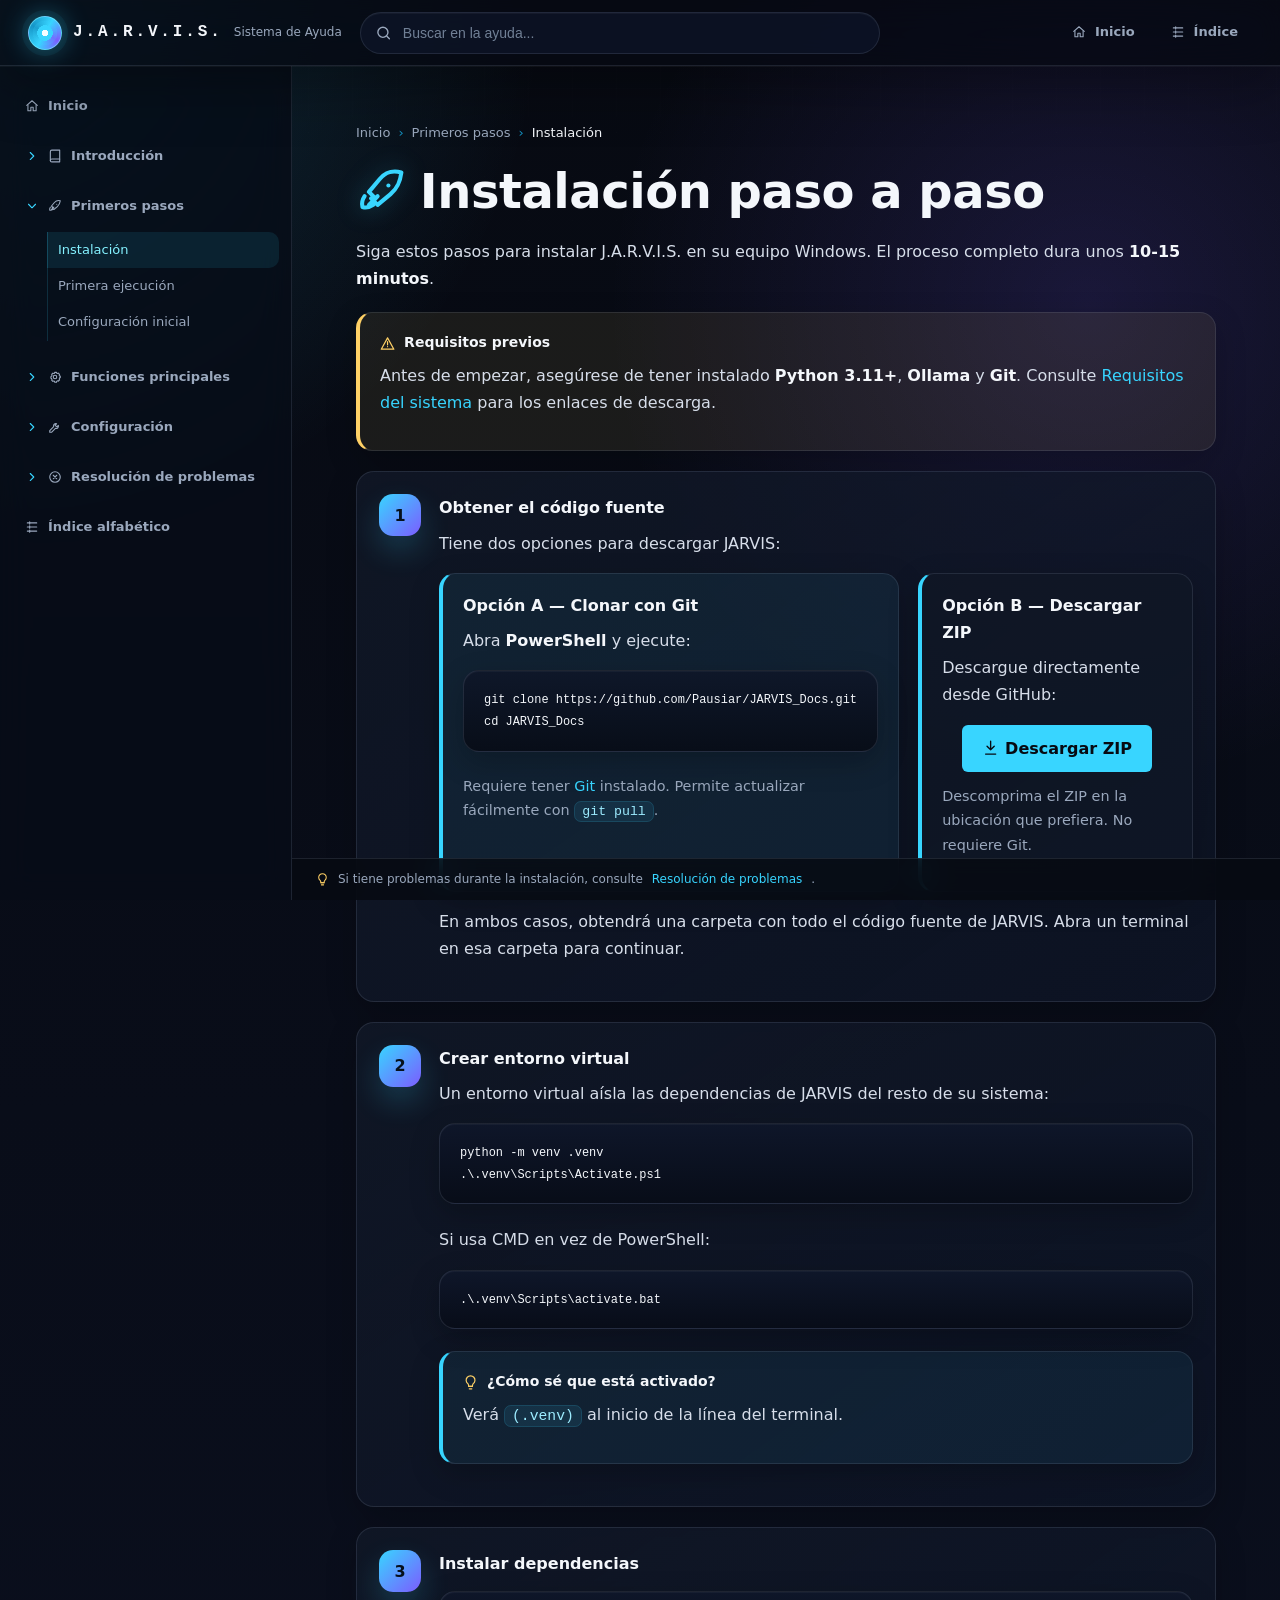
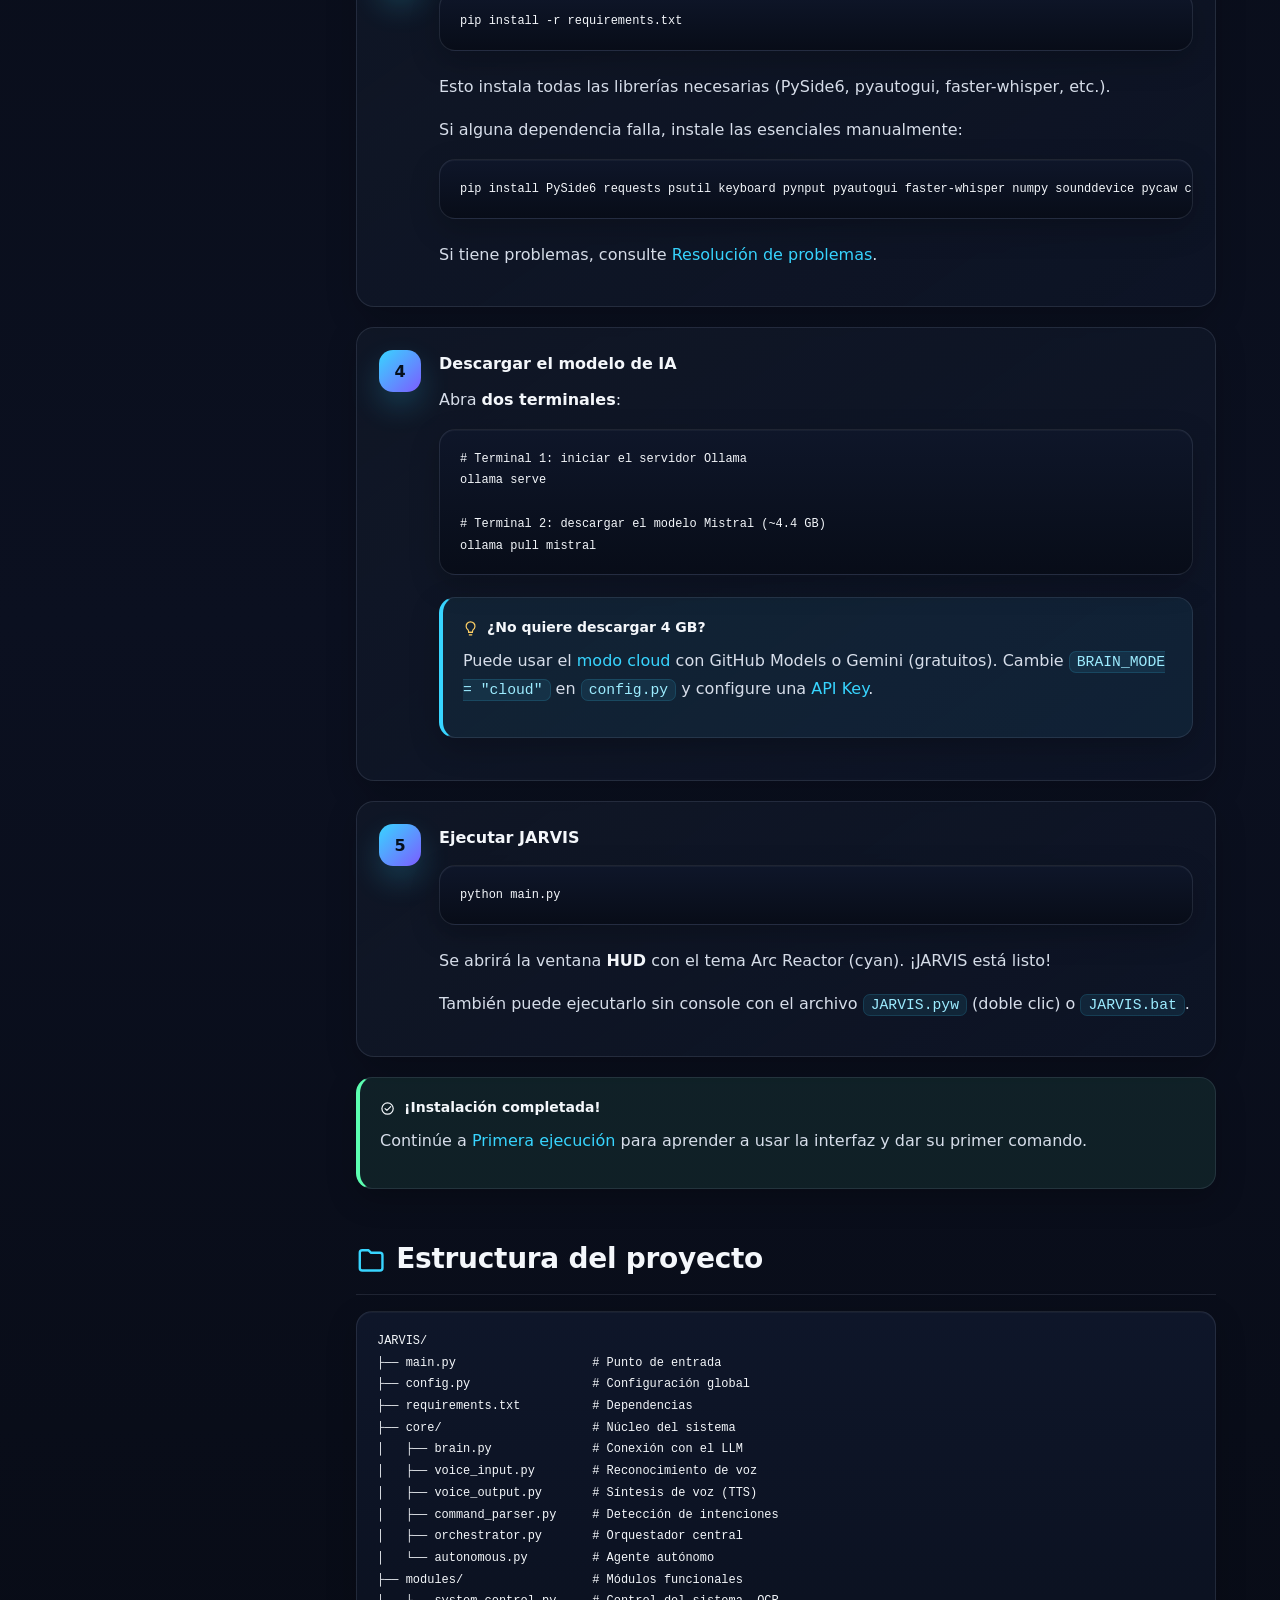
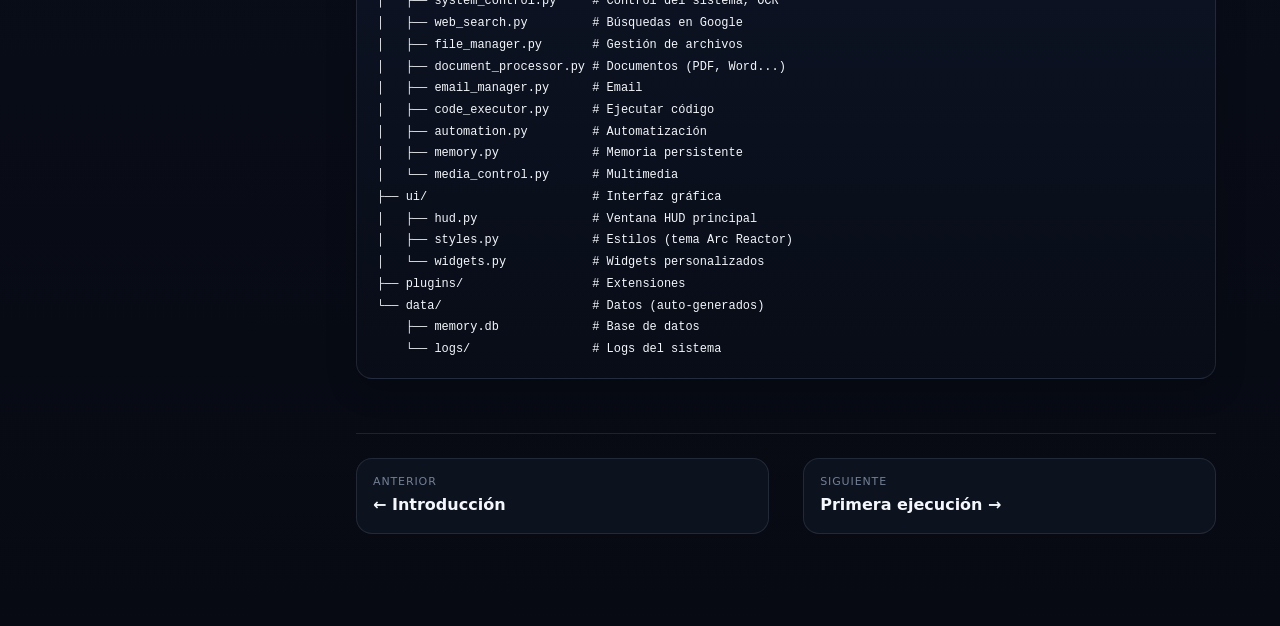
<file: instalacion.html>
<!DOCTYPE html>
<html lang="es">
<head>
  <meta charset="UTF-8">
  <meta name="viewport" content="width=device-width, initial-scale=1.0">
  <title>Instalación — J.A.R.V.I.S. Ayuda</title>
  <link rel="stylesheet" href="style.css">
</head>
<body>

<!-- ═══ TOPBAR ═══ -->
<header class="topbar">
  <button class="hamburger" aria-label="Menú"><svg class="icon icon-menu" aria-hidden="true"><use href="icons.svg#icon-menu"></use></svg></button>
  <div class="topbar-brand">
    <div class="logo"></div>
    <h1>J.A.R.V.I.S.</h1>
    <span>Sistema de Ayuda</span>
  </div>
  <div class="topbar-search">
    <span class="search-icon"><svg class="icon icon-search" aria-hidden="true"><use href="icons.svg#icon-search"></use></svg></span>
    <input type="text" id="searchInput" placeholder="Buscar en la ayuda..." autocomplete="off">
    <div id="searchResults" class="search-results"></div>
  </div>
  <nav class="topbar-nav">
    <a href="index.html"><svg class="icon icon-home" aria-hidden="true"><use href="icons.svg#icon-home"></use></svg> Inicio</a>
    <a href="indice.html"><svg class="icon icon-index" aria-hidden="true"><use href="icons.svg#icon-index"></use></svg> Índice</a>
  </nav>
</header>

<!-- ═══ SIDEBAR ═══ -->
<aside class="sidebar">
  <a href="index.html" class="sidebar-link-direct"><svg class="icon icon-home" aria-hidden="true"><use href="icons.svg#icon-home"></use></svg> Inicio</a>
  <div class="sidebar-section">
    <div class="sidebar-section-title"><span class="arrow"><svg class="icon icon-chevron" aria-hidden="true"><use href="icons.svg#icon-chevron"></use></svg></span> <svg class="icon icon-book" aria-hidden="true"><use href="icons.svg#icon-book"></use></svg> Introducción</div>
    <ul class="sidebar-links">
      <li><a href="introduccion.html">¿Qué es J.A.R.V.I.S.?</a></li>
      <li><a href="introduccion.html#requisitos">Requisitos</a></li>
    </ul>
  </div>
  <div class="sidebar-section">
    <div class="sidebar-section-title open"><span class="arrow"><svg class="icon icon-chevron" aria-hidden="true"><use href="icons.svg#icon-chevron"></use></svg></span> <svg class="icon icon-rocket" aria-hidden="true"><use href="icons.svg#icon-rocket"></use></svg> Primeros pasos</div>
    <ul class="sidebar-links">
      <li><a href="instalacion.html" class="current">Instalación</a></li>
      <li><a href="interfaz.html">Primera ejecución</a></li>
      <li><a href="interfaz.html#configuracion-inicial">Configuración inicial</a></li>
    </ul>
  </div>
  <div class="sidebar-section">
    <div class="sidebar-section-title"><span class="arrow"><svg class="icon icon-chevron" aria-hidden="true"><use href="icons.svg#icon-chevron"></use></svg></span> <svg class="icon icon-settings" aria-hidden="true"><use href="icons.svg#icon-settings"></use></svg> Funciones principales</div>
    <ul class="sidebar-links">
      <li><a href="comandos.html">Catálogo de comandos</a></li>
      <li><a href="ocr.html">Interacción visual (OCR)</a></li>
    </ul>
  </div>
  <div class="sidebar-section">
    <div class="sidebar-section-title"><span class="arrow"><svg class="icon icon-chevron" aria-hidden="true"><use href="icons.svg#icon-chevron"></use></svg></span> <svg class="icon icon-tool" aria-hidden="true"><use href="icons.svg#icon-tool"></use></svg> Configuración</div>
    <ul class="sidebar-links">
      <li><a href="configuracion.html">config.py</a></li>
    </ul>
  </div>
  <div class="sidebar-section">
    <div class="sidebar-section-title"><span class="arrow"><svg class="icon icon-chevron" aria-hidden="true"><use href="icons.svg#icon-chevron"></use></svg></span> <svg class="icon icon-x-circle" aria-hidden="true"><use href="icons.svg#icon-x-circle"></use></svg> Resolución de problemas</div>
    <ul class="sidebar-links">
      <li><a href="problemas.html">Problemas comunes</a></li>
      <li><a href="problemas.html#faq">FAQ</a></li>
    </ul>
  </div>
  <a href="indice.html" class="sidebar-link-direct"><svg class="icon icon-index" aria-hidden="true"><use href="icons.svg#icon-index"></use></svg> Índice alfabético</a>
</aside>

<!-- ═══ MAIN ═══ -->
<main class="main">

  <div class="breadcrumb">
    <a href="index.html">Inicio</a> <span class="sep">›</span>
    <a href="instalacion.html">Primeros pasos</a> <span class="sep">›</span>
    <span class="current-crumb">Instalación</span>
  </div>

  <h1><svg class="icon icon-rocket" aria-hidden="true"><use href="icons.svg#icon-rocket"></use></svg> Instalación paso a paso</h1>

  <p>Siga estos pasos para instalar J.A.R.V.I.S. en su equipo Windows. El proceso completo dura unos <strong>10-15 minutos</strong>.</p>

  <div class="callout callout-warning">
    <div class="callout-title"><svg class="icon icon-alert" aria-hidden="true"><use href="icons.svg#icon-alert"></use></svg> Requisitos previos</div>
    <p>Antes de empezar, asegúrese de tener instalado <strong>Python 3.11+</strong>, <strong>Ollama</strong> y <strong>Git</strong>. Consulte <a href="introduccion.html#requisitos">Requisitos del sistema</a> para los enlaces de descarga.</p>
  </div>

  <!-- Paso 1 -->
  <div class="step" id="paso1">
    <div class="step-number">1</div>
    <div class="step-content">
      <h4>Obtener el código fuente</h4>
      <p>Tiene dos opciones para descargar JARVIS:</p>

      <div style="display:grid; grid-template-columns:1fr 1fr; gap:1.2rem; margin:1rem 0;">
        <div class="callout info" style="margin:0;">
          <h4>Opción A — Clonar con Git</h4>
          <p>Abra <strong>PowerShell</strong> y ejecute:</p>
          <pre><code>git clone https://github.com/Pausiar/JARVIS_Docs.git
cd JARVIS_Docs</code></pre>
          <p style="margin-top:8px; font-size:0.9em; color:var(--text-secondary);">Requiere tener <a href="https://git-scm.com" target="_blank">Git</a> instalado. Permite actualizar fácilmente con <code>git pull</code>.</p>
        </div>
        <div class="callout success" style="margin:0;">
          <h4>Opción B — Descargar ZIP</h4>
          <p>Descargue directamente desde GitHub:</p>
          <p style="text-align:center; margin:12px 0;">
            <a href="https://github.com/Pausiar/JARVIS_Docs/archive/refs/heads/main.zip" target="_blank" style="display:inline-block; background:var(--accent); color:var(--bg-primary); padding:10px 20px; border-radius:6px; font-weight:700; text-decoration:none;"><svg class="icon icon-download" aria-hidden="true"><use href="icons.svg#icon-download"></use></svg> Descargar ZIP</a>
          </p>
          <p style="margin-top:8px; font-size:0.9em; color:var(--text-secondary);">Descomprima el ZIP en la ubicación que prefiera. No requiere Git.</p>
        </div>
      </div>

      <p>En ambos casos, obtendrá una carpeta con todo el código fuente de JARVIS. Abra un terminal en esa carpeta para continuar.</p>
    </div>
  </div>

  <!-- Paso 2 -->
  <div class="step" id="paso2">
    <div class="step-number">2</div>
    <div class="step-content">
      <h4>Crear entorno virtual</h4>
      <p>Un entorno virtual aísla las dependencias de JARVIS del resto de su sistema:</p>
      <pre><code>python -m venv .venv
.\.venv\Scripts\Activate.ps1</code></pre>
      <p>Si usa CMD en vez de PowerShell:</p>
      <pre><code>.\.venv\Scripts\activate.bat</code></pre>
      <div class="callout callout-info">
        <div class="callout-title"><svg class="icon icon-lightbulb" aria-hidden="true"><use href="icons.svg#icon-lightbulb"></use></svg> ¿Cómo sé que está activado?</div>
        <p>Verá <code>(.venv)</code> al inicio de la línea del terminal.</p>
      </div>
    </div>
  </div>

  <!-- Paso 3 -->
  <div class="step" id="paso3">
    <div class="step-number">3</div>
    <div class="step-content">
      <h4>Instalar dependencias</h4>
      <pre><code>pip install -r requirements.txt</code></pre>
      <p>Esto instala todas las librerías necesarias (PySide6, pyautogui, faster-whisper, etc.).</p>
      <p>Si alguna dependencia falla, instale las esenciales manualmente:</p>
      <pre><code>pip install PySide6 requests psutil keyboard pynput pyautogui faster-whisper numpy sounddevice pycaw comtypes PyMuPDF python-docx openpyxl Pillow piper-tts</code></pre>
      <p>Si tiene problemas, consulte <a href="problemas.html">Resolución de problemas</a>.</p>
    </div>
  </div>

  <!-- Paso 4 -->
  <div class="step" id="paso4">
    <div class="step-number">4</div>
    <div class="step-content">
      <h4>Descargar el modelo de IA</h4>
      <p>Abra <strong>dos terminales</strong>:</p>
      <pre><code># Terminal 1: iniciar el servidor Ollama
ollama serve

# Terminal 2: descargar el modelo Mistral (~4.4 GB)
ollama pull mistral</code></pre>
      <div class="callout callout-info">
        <div class="callout-title"><svg class="icon icon-lightbulb" aria-hidden="true"><use href="icons.svg#icon-lightbulb"></use></svg> ¿No quiere descargar 4 GB?</div>
        <p>Puede usar el <a href="configuracion.html#modo">modo cloud</a> con GitHub Models o Gemini (gratuitos). Cambie <code>BRAIN_MODE = "cloud"</code> en <code>config.py</code> y configure una <a href="configuracion.html#apikey">API Key</a>.</p>
      </div>
    </div>
  </div>

  <!-- Paso 5 -->
  <div class="step" id="paso5">
    <div class="step-number">5</div>
    <div class="step-content">
      <h4>Ejecutar JARVIS</h4>
      <pre><code>python main.py</code></pre>
      <p>Se abrirá la ventana <strong>HUD</strong> con el tema Arc Reactor (cyan). ¡JARVIS está listo!</p>
      <p>También puede ejecutarlo sin console con el archivo <code>JARVIS.pyw</code> (doble clic) o <code>JARVIS.bat</code>.</p>
    </div>
  </div>

  <div class="callout callout-success">
    <div class="callout-title"><svg class="icon icon-check" aria-hidden="true"><use href="icons.svg#icon-check"></use></svg> ¡Instalación completada!</div>
    <p>Continúe a <a href="interfaz.html">Primera ejecución</a> para aprender a usar la interfaz y dar su primer comando.</p>
  </div>

  <!-- Estructura del proyecto -->
  <h2><svg class="icon icon-folder" aria-hidden="true"><use href="icons.svg#icon-folder"></use></svg> Estructura del proyecto</h2>

  <pre><code>JARVIS/
├── main.py                   # Punto de entrada
├── config.py                 # Configuración global
├── requirements.txt          # Dependencias
├── core/                     # Núcleo del sistema
│   ├── brain.py              # Conexión con el LLM
│   ├── voice_input.py        # Reconocimiento de voz
│   ├── voice_output.py       # Síntesis de voz (TTS)
│   ├── command_parser.py     # Detección de intenciones
│   ├── orchestrator.py       # Orquestador central
│   └── autonomous.py         # Agente autónomo
├── modules/                  # Módulos funcionales
│   ├── system_control.py     # Control del sistema, OCR
│   ├── web_search.py         # Búsquedas en Google
│   ├── file_manager.py       # Gestión de archivos
│   ├── document_processor.py # Documentos (PDF, Word...)
│   ├── email_manager.py      # Email
│   ├── code_executor.py      # Ejecutar código
│   ├── automation.py         # Automatización
│   ├── memory.py             # Memoria persistente
│   └── media_control.py      # Multimedia
├── ui/                       # Interfaz gráfica
│   ├── hud.py                # Ventana HUD principal
│   ├── styles.py             # Estilos (tema Arc Reactor)
│   └── widgets.py            # Widgets personalizados
├── plugins/                  # Extensiones
└── data/                     # Datos (auto-generados)
    ├── memory.db             # Base de datos
    └── logs/                 # Logs del sistema</code></pre>

  <!-- Nav -->
  <div class="page-nav">
    <a href="introduccion.html">
      <span><span class="nav-label">Anterior</span><span class="nav-title">← Introducción</span></span>
    </a>
    <a href="interfaz.html">
      <span><span class="nav-label">Siguiente</span><span class="nav-title">Primera ejecución →</span></span>
    </a>
  </div>

</main>

<div class="tip-bar">
  <span class="tip-icon"><svg class="icon icon-lightbulb" aria-hidden="true"><use href="icons.svg#icon-lightbulb"></use></svg></span>
  Si tiene problemas durante la instalación, consulte <a href="problemas.html">Resolución de problemas</a>.
</div>

<script src="script.js"></script>
</body>
</html>
</file>
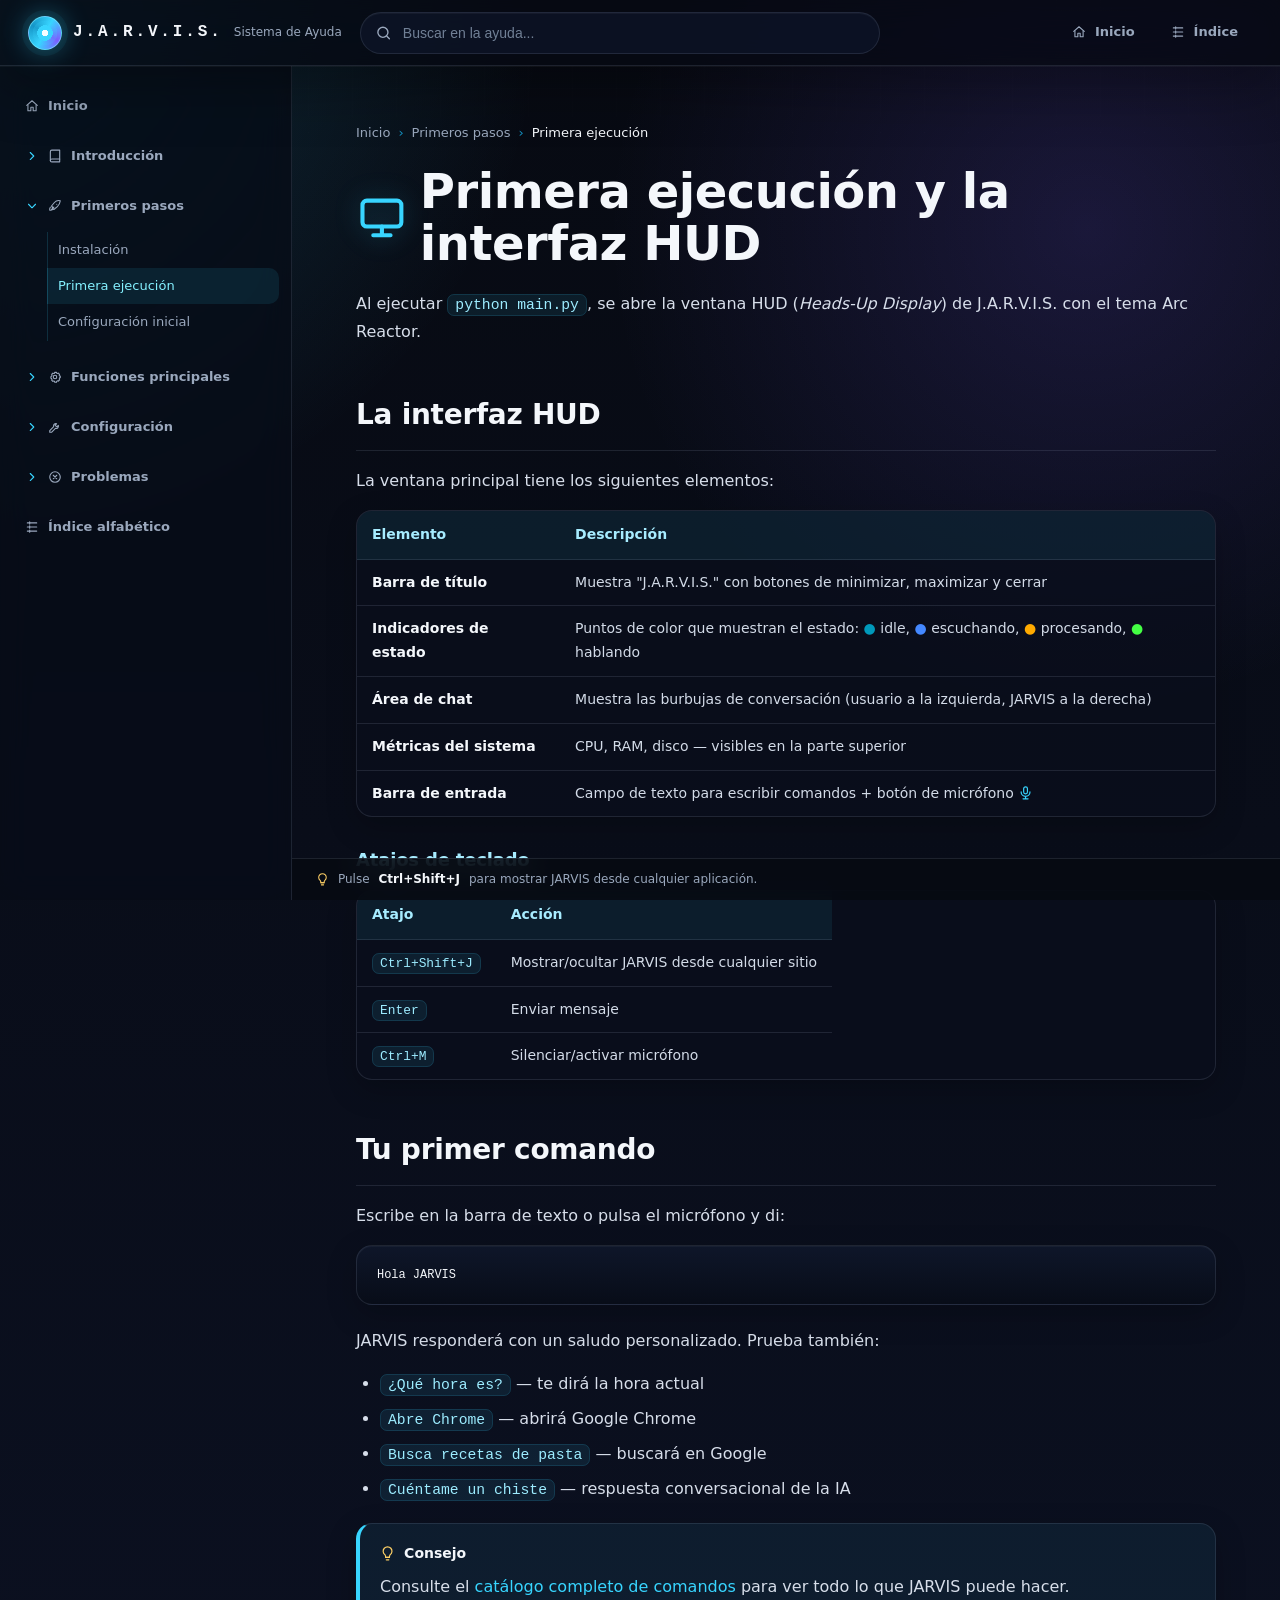
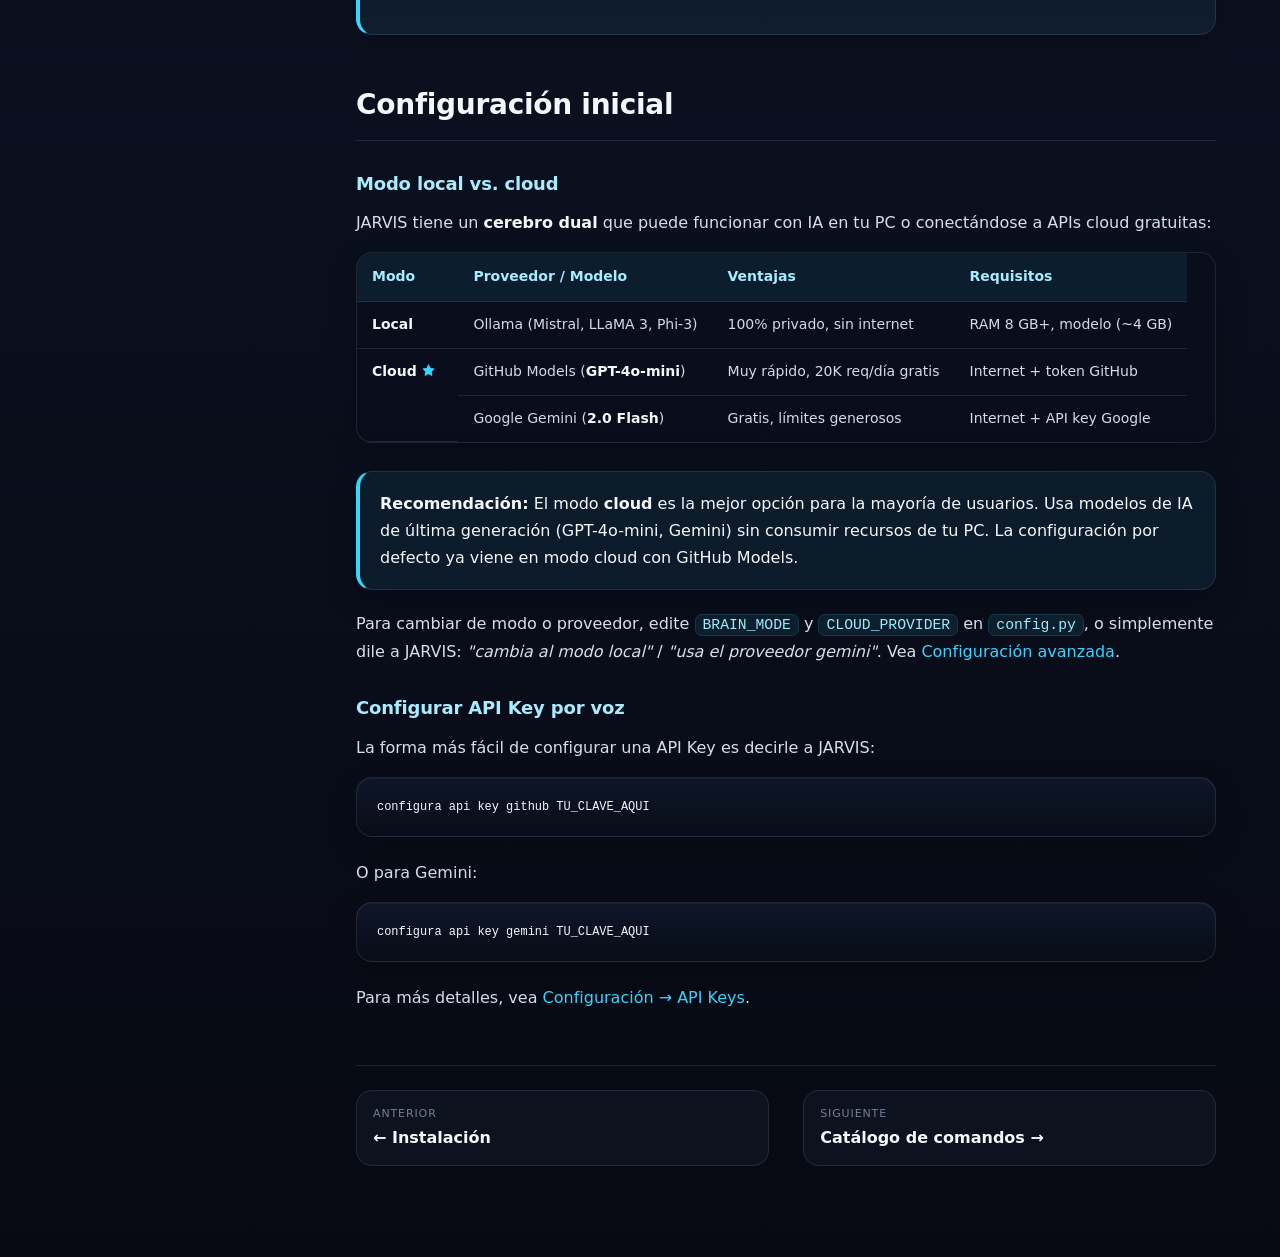
<file: interfaz.html>
<!DOCTYPE html>
<html lang="es">
<head>
  <meta charset="UTF-8">
  <meta name="viewport" content="width=device-width, initial-scale=1.0">
  <title>Primera ejecución — J.A.R.V.I.S. Ayuda</title>
  <link rel="stylesheet" href="style.css">
</head>
<body>

<header class="topbar">
  <button class="hamburger" aria-label="Menú"><svg class="icon icon-menu" aria-hidden="true"><use href="icons.svg#icon-menu"></use></svg></button>
  <div class="topbar-brand"><div class="logo"></div><h1>J.A.R.V.I.S.</h1><span>Sistema de Ayuda</span></div>
  <div class="topbar-search">
    <span class="search-icon"><svg class="icon icon-search" aria-hidden="true"><use href="icons.svg#icon-search"></use></svg></span>
    <input type="text" id="searchInput" placeholder="Buscar en la ayuda..." autocomplete="off">
    <div id="searchResults" class="search-results"></div>
  </div>
  <nav class="topbar-nav"><a href="index.html"><svg class="icon icon-home" aria-hidden="true"><use href="icons.svg#icon-home"></use></svg> Inicio</a><a href="indice.html"><svg class="icon icon-index" aria-hidden="true"><use href="icons.svg#icon-index"></use></svg> Índice</a></nav>
</header>

<aside class="sidebar">
  <a href="index.html" class="sidebar-link-direct"><svg class="icon icon-home" aria-hidden="true"><use href="icons.svg#icon-home"></use></svg> Inicio</a>
  <div class="sidebar-section">
    <div class="sidebar-section-title"><span class="arrow"><svg class="icon icon-chevron" aria-hidden="true"><use href="icons.svg#icon-chevron"></use></svg></span> <svg class="icon icon-book" aria-hidden="true"><use href="icons.svg#icon-book"></use></svg> Introducción</div>
    <ul class="sidebar-links"><li><a href="introduccion.html">¿Qué es J.A.R.V.I.S.?</a></li></ul>
  </div>
  <div class="sidebar-section">
    <div class="sidebar-section-title open"><span class="arrow"><svg class="icon icon-chevron" aria-hidden="true"><use href="icons.svg#icon-chevron"></use></svg></span> <svg class="icon icon-rocket" aria-hidden="true"><use href="icons.svg#icon-rocket"></use></svg> Primeros pasos</div>
    <ul class="sidebar-links">
      <li><a href="instalacion.html">Instalación</a></li>
      <li><a href="interfaz.html" class="current">Primera ejecución</a></li>
      <li><a href="interfaz.html#configuracion-inicial">Configuración inicial</a></li>
    </ul>
  </div>
  <div class="sidebar-section">
    <div class="sidebar-section-title"><span class="arrow"><svg class="icon icon-chevron" aria-hidden="true"><use href="icons.svg#icon-chevron"></use></svg></span> <svg class="icon icon-settings" aria-hidden="true"><use href="icons.svg#icon-settings"></use></svg> Funciones principales</div>
    <ul class="sidebar-links"><li><a href="comandos.html">Catálogo de comandos</a></li><li><a href="ocr.html">OCR</a></li></ul>
  </div>
  <div class="sidebar-section">
    <div class="sidebar-section-title"><span class="arrow"><svg class="icon icon-chevron" aria-hidden="true"><use href="icons.svg#icon-chevron"></use></svg></span> <svg class="icon icon-tool" aria-hidden="true"><use href="icons.svg#icon-tool"></use></svg> Configuración</div>
    <ul class="sidebar-links"><li><a href="configuracion.html">config.py</a></li></ul>
  </div>
  <div class="sidebar-section">
    <div class="sidebar-section-title"><span class="arrow"><svg class="icon icon-chevron" aria-hidden="true"><use href="icons.svg#icon-chevron"></use></svg></span> <svg class="icon icon-x-circle" aria-hidden="true"><use href="icons.svg#icon-x-circle"></use></svg> Problemas</div>
    <ul class="sidebar-links"><li><a href="problemas.html">Problemas comunes</a></li></ul>
  </div>
  <a href="indice.html" class="sidebar-link-direct"><svg class="icon icon-index" aria-hidden="true"><use href="icons.svg#icon-index"></use></svg> Índice alfabético</a>
</aside>

<main class="main">

  <div class="breadcrumb">
    <a href="index.html">Inicio</a> <span class="sep">›</span>
    <a href="instalacion.html">Primeros pasos</a> <span class="sep">›</span>
    <span class="current-crumb">Primera ejecución</span>
  </div>

  <h1><svg class="icon icon-monitor" aria-hidden="true"><use href="icons.svg#icon-monitor"></use></svg> Primera ejecución y la interfaz HUD</h1>

  <p>Al ejecutar <code>python main.py</code>, se abre la ventana HUD (<em>Heads-Up Display</em>) de J.A.R.V.I.S. con el tema Arc Reactor.</p>

  <h2 id="hud">La interfaz HUD</h2>

  <p>La ventana principal tiene los siguientes elementos:</p>

  <table>
    <thead><tr><th>Elemento</th><th>Descripción</th></tr></thead>
    <tbody>
      <tr><td><strong>Barra de título</strong></td><td>Muestra "J.A.R.V.I.S." con botones de minimizar, maximizar y cerrar</td></tr>
      <tr><td><strong>Indicadores de estado</strong></td><td>Puntos de color que muestran el estado: <span style="color:#0099BB">●</span> idle, <span style="color:#4488FF">●</span> escuchando, <span style="color:#FFAA00">●</span> procesando, <span style="color:#44FF44">●</span> hablando</td></tr>
      <tr><td><strong>Área de chat</strong></td><td>Muestra las burbujas de conversación (usuario a la izquierda, JARVIS a la derecha)</td></tr>
      <tr><td><strong>Métricas del sistema</strong></td><td>CPU, RAM, disco — visibles en la parte superior</td></tr>
      <tr><td><strong>Barra de entrada</strong></td><td>Campo de texto para escribir comandos + botón de micrófono <svg class="icon icon-mic" aria-hidden="true"><use href="icons.svg#icon-mic"></use></svg></td></tr>
    </tbody>
  </table>

  <h3>Atajos de teclado</h3>
  <table>
    <thead><tr><th>Atajo</th><th>Acción</th></tr></thead>
    <tbody>
      <tr><td><code>Ctrl+Shift+J</code></td><td>Mostrar/ocultar JARVIS desde cualquier sitio</td></tr>
      <tr><td><code>Enter</code></td><td>Enviar mensaje</td></tr>
      <tr><td><code>Ctrl+M</code></td><td>Silenciar/activar micrófono</td></tr>
    </tbody>
  </table>

  <h2>Tu primer comando</h2>
  <p>Escribe en la barra de texto o pulsa el micrófono y di:</p>
  <pre><code>Hola JARVIS</code></pre>
  <p>JARVIS responderá con un saludo personalizado. Prueba también:</p>
  <ul>
    <li><code>¿Qué hora es?</code> — te dirá la hora actual</li>
    <li><code>Abre Chrome</code> — abrirá Google Chrome</li>
    <li><code>Busca recetas de pasta</code> — buscará en Google</li>
    <li><code>Cuéntame un chiste</code> — respuesta conversacional de la IA</li>
  </ul>

  <div class="callout callout-info">
    <div class="callout-title"><svg class="icon icon-lightbulb" aria-hidden="true"><use href="icons.svg#icon-lightbulb"></use></svg> Consejo</div>
    <p>Consulte el <a href="comandos.html">catálogo completo de comandos</a> para ver todo lo que JARVIS puede hacer.</p>
  </div>

  <h2 id="configuracion-inicial">Configuración inicial</h2>

  <h3>Modo local vs. cloud</h3>
  <p>JARVIS tiene un <strong>cerebro dual</strong> que puede funcionar con IA en tu PC o conectándose a APIs cloud gratuitas:</p>

  <table>
    <thead><tr><th>Modo</th><th>Proveedor / Modelo</th><th>Ventajas</th><th>Requisitos</th></tr></thead>
    <tbody>
      <tr><td><strong>Local</strong></td><td>Ollama (Mistral, LLaMA 3, Phi-3)</td><td>100% privado, sin internet</td><td>RAM 8 GB+, modelo (~4 GB)</td></tr>
      <tr><td rowspan="2"><strong>Cloud</strong> <svg class="icon icon-star" aria-hidden="true"><use href="icons.svg#icon-star"></use></svg></td><td>GitHub Models (<strong>GPT-4o-mini</strong>)</td><td>Muy rápido, 20K req/día gratis</td><td>Internet + token GitHub</td></tr>
      <tr><td>Google Gemini (<strong>2.0 Flash</strong>)</td><td>Gratis, límites generosos</td><td>Internet + API key Google</td></tr>
    </tbody>
  </table>

  <div class="callout info">
    <strong>Recomendación:</strong> El modo <strong>cloud</strong> es la mejor opción para la mayoría de usuarios. Usa modelos de IA de última generación (GPT-4o-mini, Gemini) sin consumir recursos de tu PC. La configuración por defecto ya viene en modo cloud con GitHub Models.
  </div>

  <p>Para cambiar de modo o proveedor, edite <code>BRAIN_MODE</code> y <code>CLOUD_PROVIDER</code> en <code>config.py</code>, o simplemente dile a JARVIS: <em>"cambia al modo local"</em> / <em>"usa el proveedor gemini"</em>. Vea <a href="configuracion.html#modo">Configuración avanzada</a>.</p>

  <h3>Configurar API Key por voz</h3>
  <p>La forma más fácil de configurar una API Key es decirle a JARVIS:</p>
  <pre><code>configura api key github TU_CLAVE_AQUI</code></pre>
  <p>O para Gemini:</p>
  <pre><code>configura api key gemini TU_CLAVE_AQUI</code></pre>
  <p>Para más detalles, vea <a href="configuracion.html#apikey">Configuración → API Keys</a>.</p>

  <div class="page-nav">
    <a href="instalacion.html"><span><span class="nav-label">Anterior</span><span class="nav-title">← Instalación</span></span></a>
    <a href="comandos.html"><span><span class="nav-label">Siguiente</span><span class="nav-title">Catálogo de comandos →</span></span></a>
  </div>

</main>

<div class="tip-bar">
  <span class="tip-icon"><svg class="icon icon-lightbulb" aria-hidden="true"><use href="icons.svg#icon-lightbulb"></use></svg></span>
  Pulse <strong>Ctrl+Shift+J</strong> para mostrar JARVIS desde cualquier aplicación.
</div>

<script src="script.js"></script>
</body>
</html>
</file>
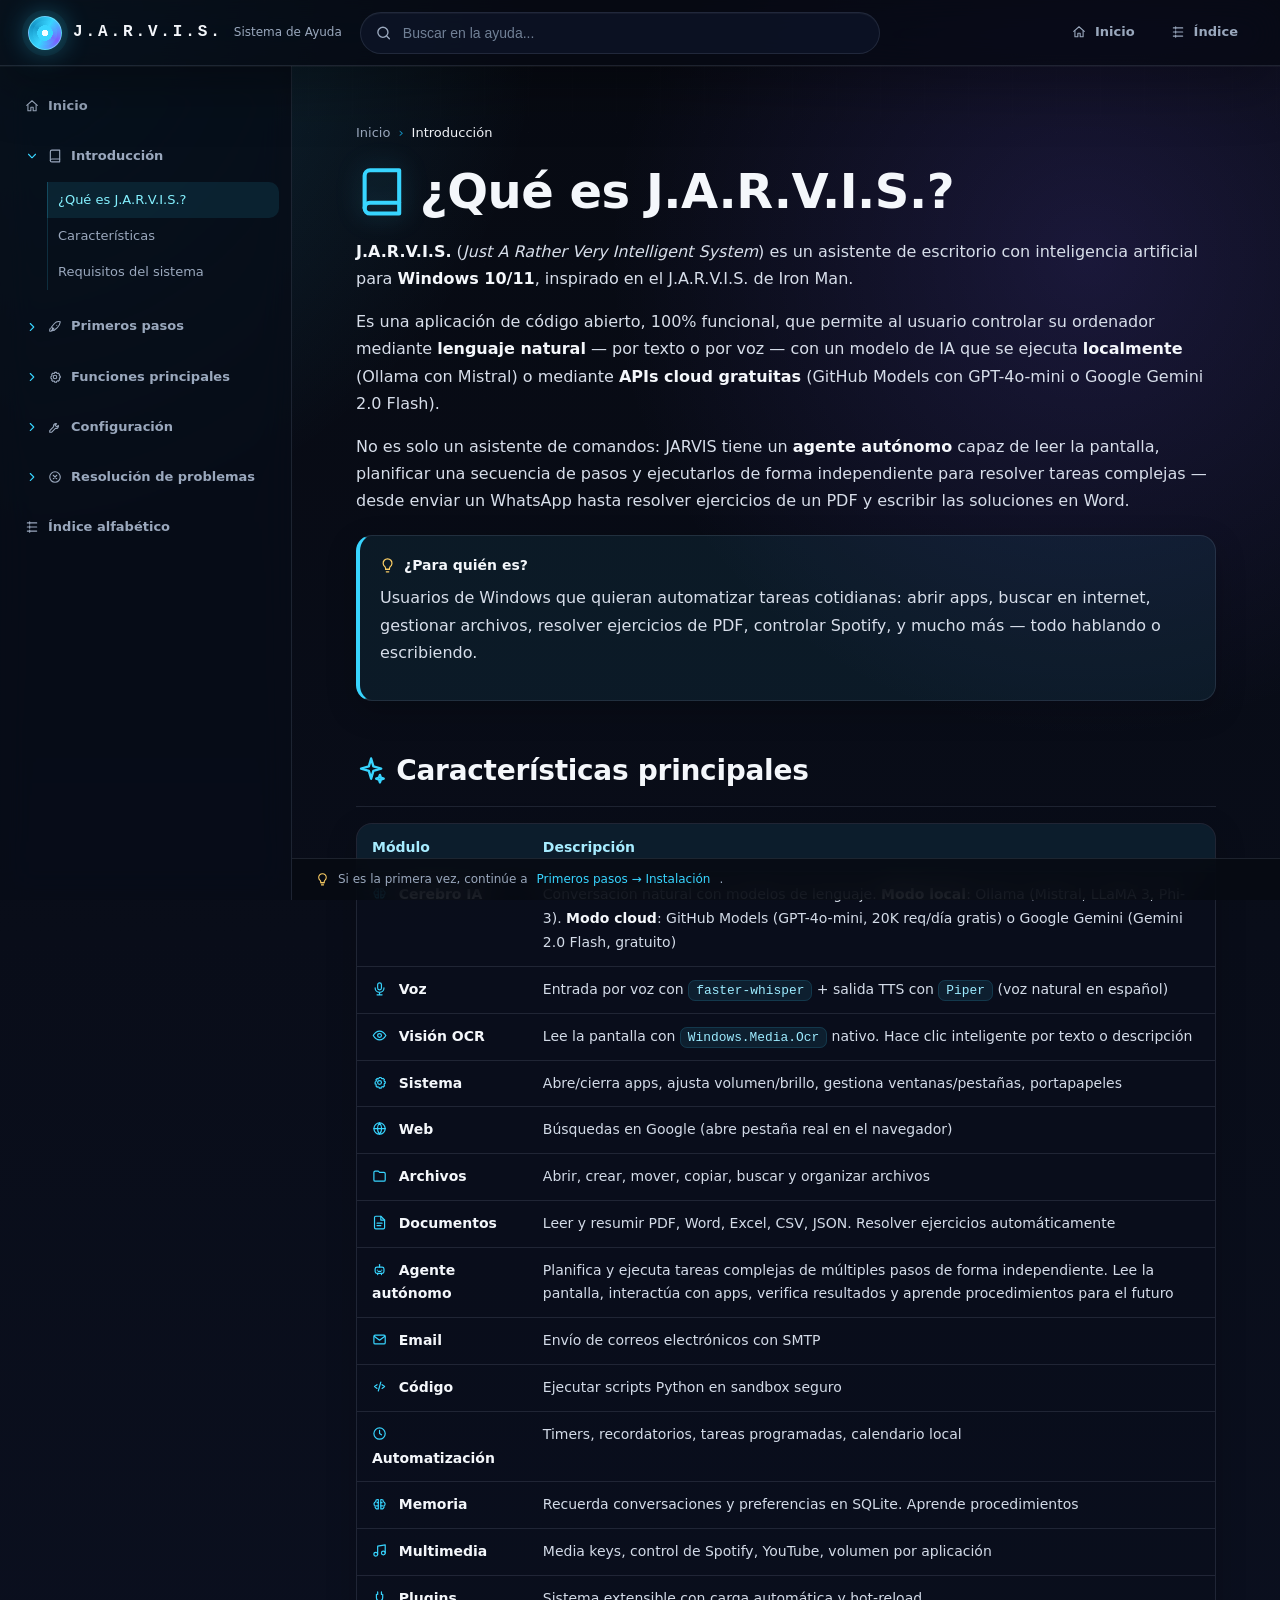
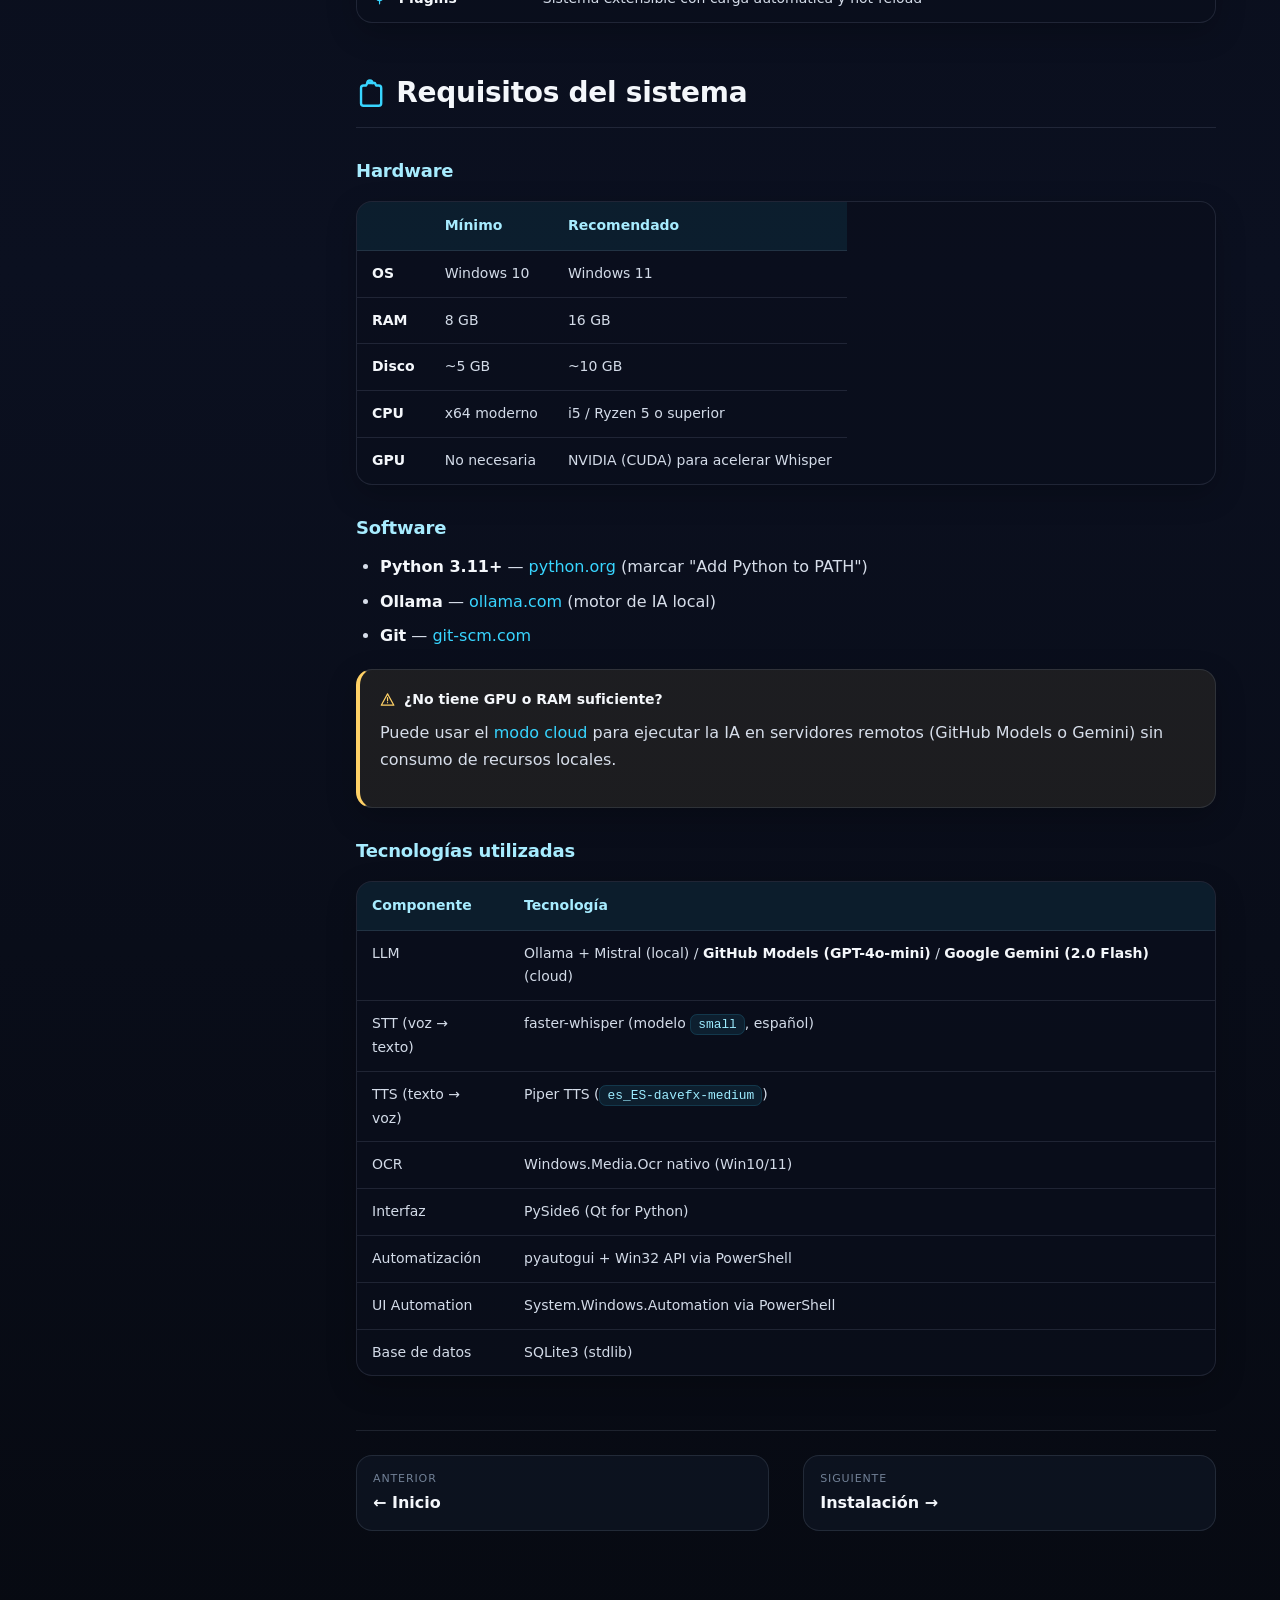
<file: introduccion.html>
<!DOCTYPE html>
<html lang="es">
<head>
  <meta charset="UTF-8">
  <meta name="viewport" content="width=device-width, initial-scale=1.0">
  <title>Introducción — J.A.R.V.I.S. Ayuda</title>
  <link rel="stylesheet" href="style.css">
</head>
<body>

<!-- ═══ TOPBAR ═══ -->
<header class="topbar">
  <button class="hamburger" aria-label="Menú"><svg class="icon icon-menu" aria-hidden="true"><use href="icons.svg#icon-menu"></use></svg></button>
  <div class="topbar-brand">
    <div class="logo"></div>
    <h1>J.A.R.V.I.S.</h1>
    <span>Sistema de Ayuda</span>
  </div>
  <div class="topbar-search">
    <span class="search-icon"><svg class="icon icon-search" aria-hidden="true"><use href="icons.svg#icon-search"></use></svg></span>
    <input type="text" id="searchInput" placeholder="Buscar en la ayuda..." autocomplete="off">
    <div id="searchResults" class="search-results"></div>
  </div>
  <nav class="topbar-nav">
    <a href="index.html"><svg class="icon icon-home" aria-hidden="true"><use href="icons.svg#icon-home"></use></svg> Inicio</a>
    <a href="indice.html"><svg class="icon icon-index" aria-hidden="true"><use href="icons.svg#icon-index"></use></svg> Índice</a>
  </nav>
</header>

<!-- ═══ SIDEBAR ═══ -->
<aside class="sidebar">
  <a href="index.html" class="sidebar-link-direct"><svg class="icon icon-home" aria-hidden="true"><use href="icons.svg#icon-home"></use></svg> Inicio</a>

  <div class="sidebar-section">
    <div class="sidebar-section-title open"><span class="arrow"><svg class="icon icon-chevron" aria-hidden="true"><use href="icons.svg#icon-chevron"></use></svg></span> <svg class="icon icon-book" aria-hidden="true"><use href="icons.svg#icon-book"></use></svg> Introducción</div>
    <ul class="sidebar-links">
      <li><a href="introduccion.html" class="current">¿Qué es J.A.R.V.I.S.?</a></li>
      <li><a href="introduccion.html#caracteristicas">Características</a></li>
      <li><a href="introduccion.html#requisitos">Requisitos del sistema</a></li>
    </ul>
  </div>

  <div class="sidebar-section">
    <div class="sidebar-section-title"><span class="arrow"><svg class="icon icon-chevron" aria-hidden="true"><use href="icons.svg#icon-chevron"></use></svg></span> <svg class="icon icon-rocket" aria-hidden="true"><use href="icons.svg#icon-rocket"></use></svg> Primeros pasos</div>
    <ul class="sidebar-links">
      <li><a href="instalacion.html">Instalación</a></li>
      <li><a href="interfaz.html">Primera ejecución</a></li>
      <li><a href="interfaz.html#configuracion-inicial">Configuración inicial</a></li>
    </ul>
  </div>

  <div class="sidebar-section">
    <div class="sidebar-section-title"><span class="arrow"><svg class="icon icon-chevron" aria-hidden="true"><use href="icons.svg#icon-chevron"></use></svg></span> <svg class="icon icon-settings" aria-hidden="true"><use href="icons.svg#icon-settings"></use></svg> Funciones principales</div>
    <ul class="sidebar-links">
      <li><a href="comandos.html">Catálogo de comandos</a></li>
      <li><a href="ocr.html">Interacción visual (OCR)</a></li>
    </ul>
  </div>

  <div class="sidebar-section">
    <div class="sidebar-section-title"><span class="arrow"><svg class="icon icon-chevron" aria-hidden="true"><use href="icons.svg#icon-chevron"></use></svg></span> <svg class="icon icon-tool" aria-hidden="true"><use href="icons.svg#icon-tool"></use></svg> Configuración</div>
    <ul class="sidebar-links">
      <li><a href="configuracion.html">Archivo config.py</a></li>
      <li><a href="configuracion.html#plugins">Plugins</a></li>
      <li><a href="configuracion.html#memoria">Memoria</a></li>
    </ul>
  </div>

  <div class="sidebar-section">
    <div class="sidebar-section-title"><span class="arrow"><svg class="icon icon-chevron" aria-hidden="true"><use href="icons.svg#icon-chevron"></use></svg></span> <svg class="icon icon-x-circle" aria-hidden="true"><use href="icons.svg#icon-x-circle"></use></svg> Resolución de problemas</div>
    <ul class="sidebar-links">
      <li><a href="problemas.html">Problemas comunes</a></li>
      <li><a href="problemas.html#faq">FAQ</a></li>
    </ul>
  </div>

  <a href="indice.html" class="sidebar-link-direct"><svg class="icon icon-index" aria-hidden="true"><use href="icons.svg#icon-index"></use></svg> Índice alfabético</a>
</aside>

<!-- ═══ MAIN ═══ -->
<main class="main">

  <div class="breadcrumb">
    <a href="index.html">Inicio</a> <span class="sep">›</span>
    <span class="current-crumb">Introducción</span>
  </div>

  <h1><svg class="icon icon-book" aria-hidden="true"><use href="icons.svg#icon-book"></use></svg> ¿Qué es J.A.R.V.I.S.?</h1>

  <p><strong>J.A.R.V.I.S.</strong> (<em>Just A Rather Very Intelligent System</em>) es un asistente de escritorio con inteligencia artificial para <strong>Windows 10/11</strong>, inspirado en el J.A.R.V.I.S. de Iron Man.</p>

  <p>Es una aplicación de código abierto, 100% funcional, que permite al usuario controlar su ordenador mediante <strong>lenguaje natural</strong> — por texto o por voz — con un modelo de IA que se ejecuta <strong>localmente</strong> (Ollama con Mistral) o mediante <strong>APIs cloud gratuitas</strong> (GitHub Models con GPT-4o-mini o Google Gemini 2.0 Flash).</p>

  <p>No es solo un asistente de comandos: JARVIS tiene un <strong>agente autónomo</strong> capaz de leer la pantalla, planificar una secuencia de pasos y ejecutarlos de forma independiente para resolver tareas complejas — desde enviar un WhatsApp hasta resolver ejercicios de un PDF y escribir las soluciones en Word.</p>

  <div class="callout callout-info">
    <div class="callout-title"><svg class="icon icon-lightbulb" aria-hidden="true"><use href="icons.svg#icon-lightbulb"></use></svg> ¿Para quién es?</div>
    <p>Usuarios de Windows que quieran automatizar tareas cotidianas: abrir apps, buscar en internet, gestionar archivos, resolver ejercicios de PDF, controlar Spotify, y mucho más — todo hablando o escribiendo.</p>
  </div>

  <h2 id="caracteristicas"><svg class="icon icon-sparkle" aria-hidden="true"><use href="icons.svg#icon-sparkle"></use></svg> Características principales</h2>

  <table>
    <thead>
      <tr><th>Módulo</th><th>Descripción</th></tr>
    </thead>
    <tbody>
      <tr><td><svg class="icon icon-brain" aria-hidden="true"><use href="icons.svg#icon-brain"></use></svg> <strong>Cerebro IA</strong></td><td>Conversación natural con modelos de lenguaje. <strong>Modo local</strong>: Ollama (Mistral, LLaMA 3, Phi-3). <strong>Modo cloud</strong>: GitHub Models (GPT-4o-mini, 20K req/día gratis) o Google Gemini (Gemini 2.0 Flash, gratuito)</td></tr>
      <tr><td><svg class="icon icon-mic" aria-hidden="true"><use href="icons.svg#icon-mic"></use></svg> <strong>Voz</strong></td><td>Entrada por voz con <code>faster-whisper</code> + salida TTS con <code>Piper</code> (voz natural en español)</td></tr>
      <tr><td><svg class="icon icon-eye" aria-hidden="true"><use href="icons.svg#icon-eye"></use></svg> <strong>Visión OCR</strong></td><td>Lee la pantalla con <code>Windows.Media.Ocr</code> nativo. Hace clic inteligente por texto o descripción</td></tr>
      <tr><td><svg class="icon icon-settings" aria-hidden="true"><use href="icons.svg#icon-settings"></use></svg> <strong>Sistema</strong></td><td>Abre/cierra apps, ajusta volumen/brillo, gestiona ventanas/pestañas, portapapeles</td></tr>
      <tr><td><svg class="icon icon-globe" aria-hidden="true"><use href="icons.svg#icon-globe"></use></svg> <strong>Web</strong></td><td>Búsquedas en Google (abre pestaña real en el navegador)</td></tr>
      <tr><td><svg class="icon icon-folder" aria-hidden="true"><use href="icons.svg#icon-folder"></use></svg> <strong>Archivos</strong></td><td>Abrir, crear, mover, copiar, buscar y organizar archivos</td></tr>
      <tr><td><svg class="icon icon-file" aria-hidden="true"><use href="icons.svg#icon-file"></use></svg> <strong>Documentos</strong></td><td>Leer y resumir PDF, Word, Excel, CSV, JSON. Resolver ejercicios automáticamente</td></tr>
      <tr><td><svg class="icon icon-bot" aria-hidden="true"><use href="icons.svg#icon-bot"></use></svg> <strong>Agente autónomo</strong></td><td>Planifica y ejecuta tareas complejas de múltiples pasos de forma independiente. Lee la pantalla, interactúa con apps, verifica resultados y aprende procedimientos para el futuro</td></tr>
      <tr><td><svg class="icon icon-mail" aria-hidden="true"><use href="icons.svg#icon-mail"></use></svg> <strong>Email</strong></td><td>Envío de correos electrónicos con SMTP</td></tr>
      <tr><td><svg class="icon icon-code" aria-hidden="true"><use href="icons.svg#icon-code"></use></svg> <strong>Código</strong></td><td>Ejecutar scripts Python en sandbox seguro</td></tr>
      <tr><td><svg class="icon icon-clock" aria-hidden="true"><use href="icons.svg#icon-clock"></use></svg> <strong>Automatización</strong></td><td>Timers, recordatorios, tareas programadas, calendario local</td></tr>
      <tr><td><svg class="icon icon-brain" aria-hidden="true"><use href="icons.svg#icon-brain"></use></svg> <strong>Memoria</strong></td><td>Recuerda conversaciones y preferencias en SQLite. Aprende procedimientos</td></tr>
      <tr><td><svg class="icon icon-music" aria-hidden="true"><use href="icons.svg#icon-music"></use></svg> <strong>Multimedia</strong></td><td>Media keys, control de Spotify, YouTube, volumen por aplicación</td></tr>
      <tr><td><svg class="icon icon-plug" aria-hidden="true"><use href="icons.svg#icon-plug"></use></svg> <strong>Plugins</strong></td><td>Sistema extensible con carga automática y hot-reload</td></tr>
    </tbody>
  </table>

  <h2 id="requisitos"><svg class="icon icon-clipboard" aria-hidden="true"><use href="icons.svg#icon-clipboard"></use></svg> Requisitos del sistema</h2>

  <h3>Hardware</h3>
  <table>
    <thead>
      <tr><th></th><th>Mínimo</th><th>Recomendado</th></tr>
    </thead>
    <tbody>
      <tr><td><strong>OS</strong></td><td>Windows 10</td><td>Windows 11</td></tr>
      <tr><td><strong>RAM</strong></td><td>8 GB</td><td>16 GB</td></tr>
      <tr><td><strong>Disco</strong></td><td>~5 GB</td><td>~10 GB</td></tr>
      <tr><td><strong>CPU</strong></td><td>x64 moderno</td><td>i5 / Ryzen 5 o superior</td></tr>
      <tr><td><strong>GPU</strong></td><td>No necesaria</td><td>NVIDIA (CUDA) para acelerar Whisper</td></tr>
    </tbody>
  </table>

  <h3>Software</h3>
  <ul>
    <li><strong>Python 3.11+</strong> — <a href="https://www.python.org/downloads/" target="_blank">python.org</a> (marcar "Add Python to PATH")</li>
    <li><strong>Ollama</strong> — <a href="https://ollama.com/download" target="_blank">ollama.com</a> (motor de IA local)</li>
    <li><strong>Git</strong> — <a href="https://git-scm.com/download/win" target="_blank">git-scm.com</a></li>
  </ul>

  <div class="callout callout-warning">
    <div class="callout-title"><svg class="icon icon-alert" aria-hidden="true"><use href="icons.svg#icon-alert"></use></svg> ¿No tiene GPU o RAM suficiente?</div>
    <p>Puede usar el <a href="configuracion.html#modo">modo cloud</a> para ejecutar la IA en servidores remotos (GitHub Models o Gemini) sin consumo de recursos locales.</p>
  </div>

  <h3>Tecnologías utilizadas</h3>
  <table>
    <thead>
      <tr><th>Componente</th><th>Tecnología</th></tr>
    </thead>
    <tbody>
      <tr><td>LLM</td><td>Ollama + Mistral (local) / <strong>GitHub Models (GPT-4o-mini)</strong> / <strong>Google Gemini (2.0 Flash)</strong> (cloud)</td></tr>
      <tr><td>STT (voz → texto)</td><td>faster-whisper (modelo <code>small</code>, español)</td></tr>
      <tr><td>TTS (texto → voz)</td><td>Piper TTS (<code>es_ES-davefx-medium</code>)</td></tr>
      <tr><td>OCR</td><td>Windows.Media.Ocr nativo (Win10/11)</td></tr>
      <tr><td>Interfaz</td><td>PySide6 (Qt for Python)</td></tr>
      <tr><td>Automatización</td><td>pyautogui + Win32 API via PowerShell</td></tr>
      <tr><td>UI Automation</td><td>System.Windows.Automation via PowerShell</td></tr>
      <tr><td>Base de datos</td><td>SQLite3 (stdlib)</td></tr>
    </tbody>
  </table>

  <!-- Nav -->
  <div class="page-nav">
    <a href="index.html">
      <span><span class="nav-label">Anterior</span><span class="nav-title">← Inicio</span></span>
    </a>
    <a href="instalacion.html">
      <span><span class="nav-label">Siguiente</span><span class="nav-title">Instalación →</span></span>
    </a>
  </div>

</main>

<div class="tip-bar">
  <span class="tip-icon"><svg class="icon icon-lightbulb" aria-hidden="true"><use href="icons.svg#icon-lightbulb"></use></svg></span>
  Si es la primera vez, continúe a <a href="instalacion.html">Primeros pasos → Instalación</a>.
</div>

<script src="script.js"></script>
</body>
</html>
</file>
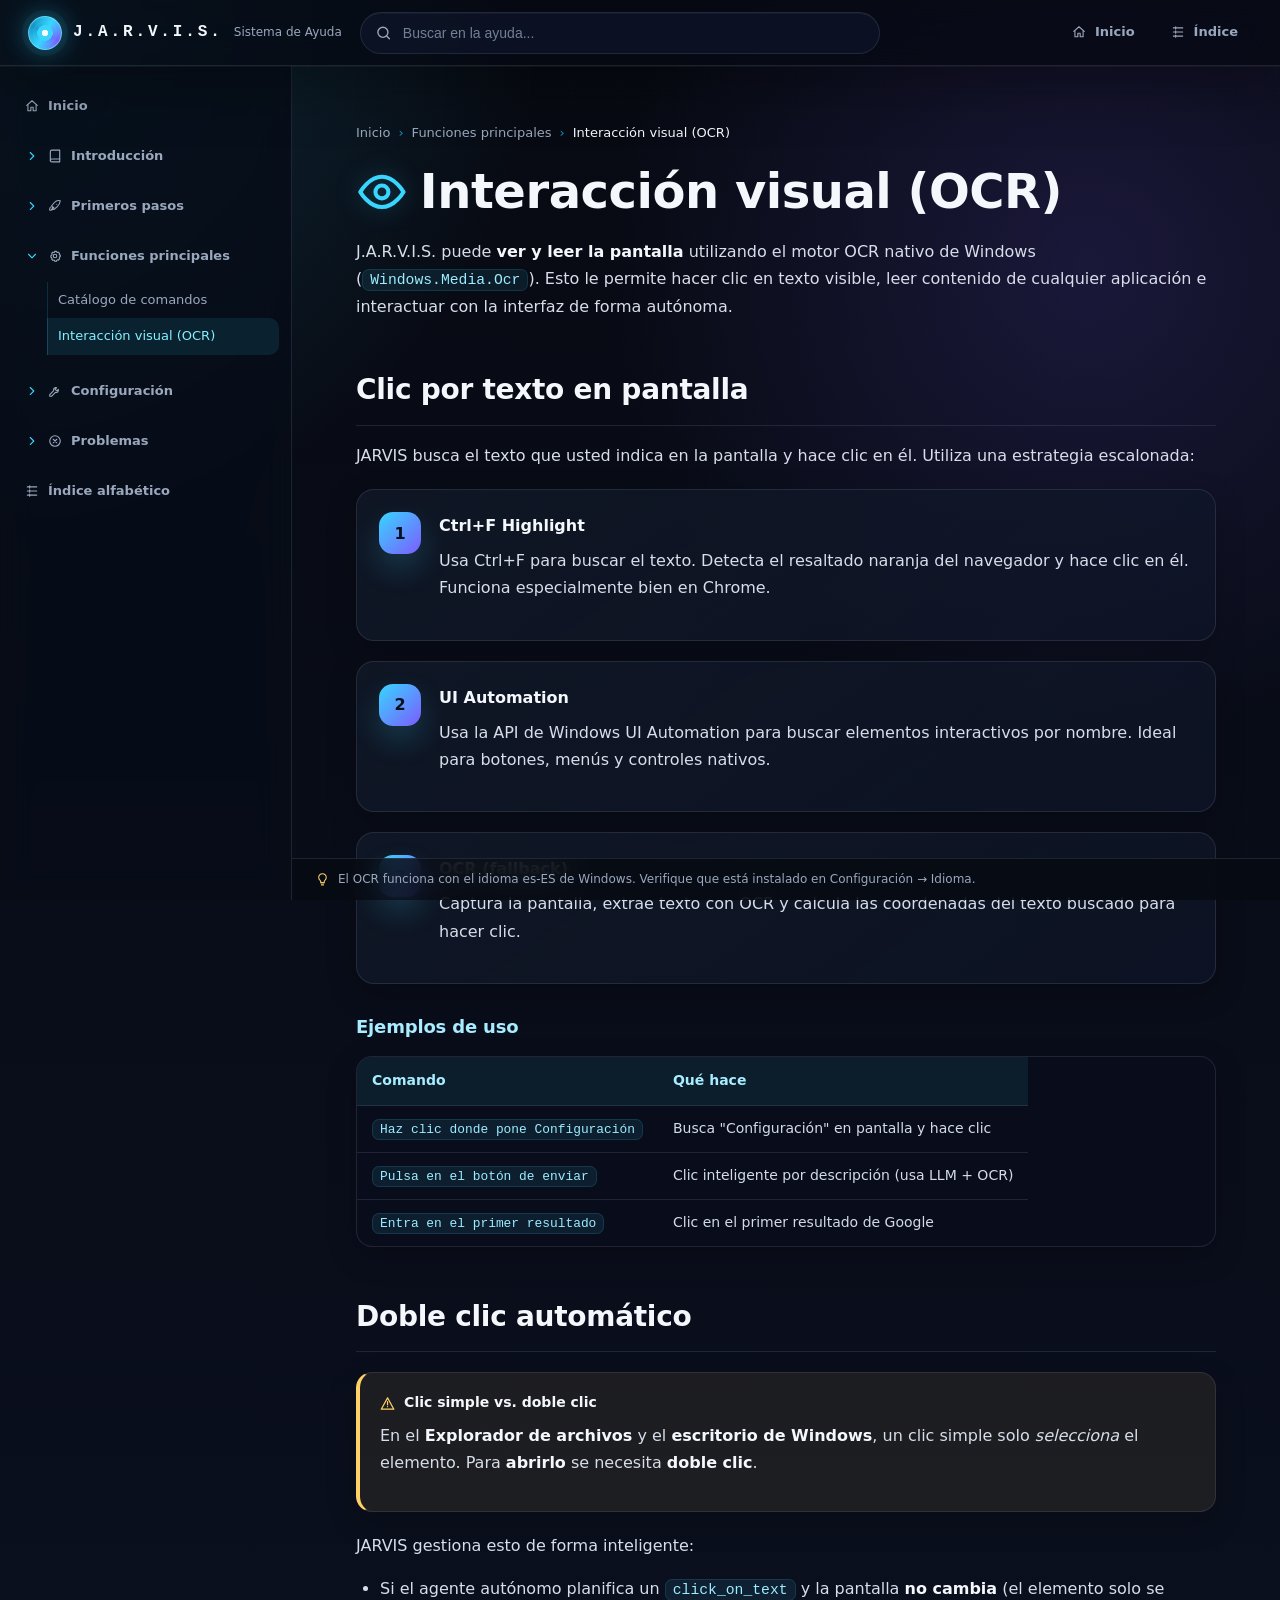
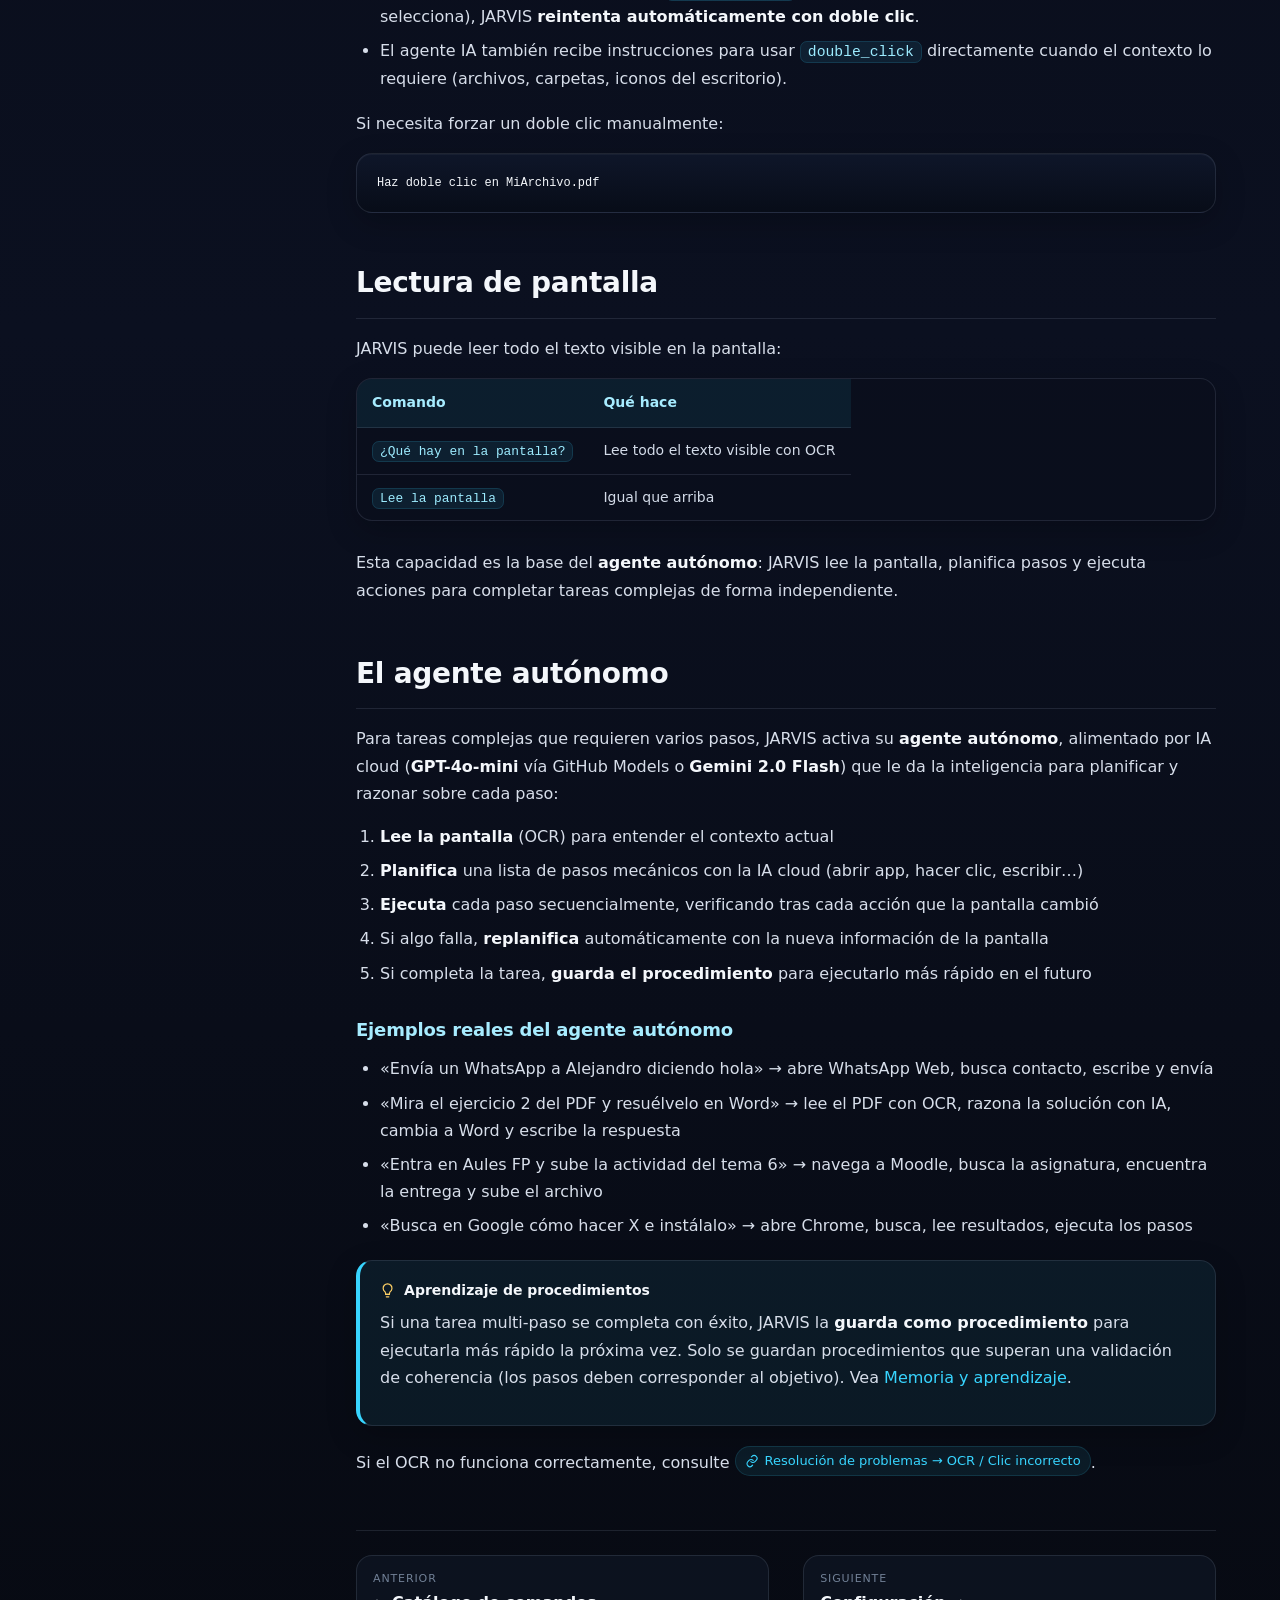
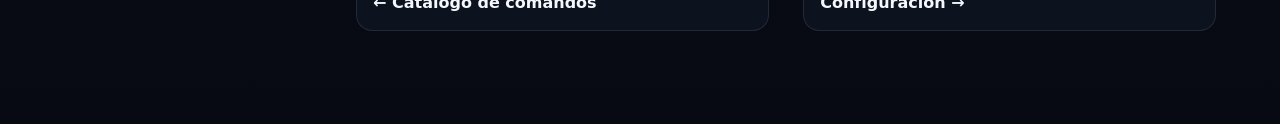
<file: ocr.html>
<!DOCTYPE html>
<html lang="es">
<head>
  <meta charset="UTF-8">
  <meta name="viewport" content="width=device-width, initial-scale=1.0">
  <title>Interacción visual (OCR) — J.A.R.V.I.S. Ayuda</title>
  <link rel="stylesheet" href="style.css">
</head>
<body>

<header class="topbar">
  <button class="hamburger" aria-label="Menú"><svg class="icon icon-menu" aria-hidden="true"><use href="icons.svg#icon-menu"></use></svg></button>
  <div class="topbar-brand"><div class="logo"></div><h1>J.A.R.V.I.S.</h1><span>Sistema de Ayuda</span></div>
  <div class="topbar-search">
    <span class="search-icon"><svg class="icon icon-search" aria-hidden="true"><use href="icons.svg#icon-search"></use></svg></span>
    <input type="text" id="searchInput" placeholder="Buscar en la ayuda..." autocomplete="off">
    <div id="searchResults" class="search-results"></div>
  </div>
  <nav class="topbar-nav"><a href="index.html"><svg class="icon icon-home" aria-hidden="true"><use href="icons.svg#icon-home"></use></svg> Inicio</a><a href="indice.html"><svg class="icon icon-index" aria-hidden="true"><use href="icons.svg#icon-index"></use></svg> Índice</a></nav>
</header>

<aside class="sidebar">
  <a href="index.html" class="sidebar-link-direct"><svg class="icon icon-home" aria-hidden="true"><use href="icons.svg#icon-home"></use></svg> Inicio</a>
  <div class="sidebar-section">
    <div class="sidebar-section-title"><span class="arrow"><svg class="icon icon-chevron" aria-hidden="true"><use href="icons.svg#icon-chevron"></use></svg></span> <svg class="icon icon-book" aria-hidden="true"><use href="icons.svg#icon-book"></use></svg> Introducción</div>
    <ul class="sidebar-links"><li><a href="introduccion.html">¿Qué es J.A.R.V.I.S.?</a></li></ul>
  </div>
  <div class="sidebar-section">
    <div class="sidebar-section-title"><span class="arrow"><svg class="icon icon-chevron" aria-hidden="true"><use href="icons.svg#icon-chevron"></use></svg></span> <svg class="icon icon-rocket" aria-hidden="true"><use href="icons.svg#icon-rocket"></use></svg> Primeros pasos</div>
    <ul class="sidebar-links"><li><a href="instalacion.html">Instalación</a></li><li><a href="interfaz.html">Primera ejecución</a></li></ul>
  </div>
  <div class="sidebar-section">
    <div class="sidebar-section-title open"><span class="arrow"><svg class="icon icon-chevron" aria-hidden="true"><use href="icons.svg#icon-chevron"></use></svg></span> <svg class="icon icon-settings" aria-hidden="true"><use href="icons.svg#icon-settings"></use></svg> Funciones principales</div>
    <ul class="sidebar-links">
      <li><a href="comandos.html">Catálogo de comandos</a></li>
      <li><a href="ocr.html" class="current">Interacción visual (OCR)</a></li>
    </ul>
  </div>
  <div class="sidebar-section">
    <div class="sidebar-section-title"><span class="arrow"><svg class="icon icon-chevron" aria-hidden="true"><use href="icons.svg#icon-chevron"></use></svg></span> <svg class="icon icon-tool" aria-hidden="true"><use href="icons.svg#icon-tool"></use></svg> Configuración</div>
    <ul class="sidebar-links"><li><a href="configuracion.html">config.py</a></li></ul>
  </div>
  <div class="sidebar-section">
    <div class="sidebar-section-title"><span class="arrow"><svg class="icon icon-chevron" aria-hidden="true"><use href="icons.svg#icon-chevron"></use></svg></span> <svg class="icon icon-x-circle" aria-hidden="true"><use href="icons.svg#icon-x-circle"></use></svg> Problemas</div>
    <ul class="sidebar-links"><li><a href="problemas.html#ocr">Problemas con OCR</a></li></ul>
  </div>
  <a href="indice.html" class="sidebar-link-direct"><svg class="icon icon-index" aria-hidden="true"><use href="icons.svg#icon-index"></use></svg> Índice alfabético</a>
</aside>

<main class="main">

  <div class="breadcrumb">
    <a href="index.html">Inicio</a> <span class="sep">›</span>
    <a href="comandos.html">Funciones principales</a> <span class="sep">›</span>
    <span class="current-crumb">Interacción visual (OCR)</span>
  </div>

  <h1><svg class="icon icon-eye" aria-hidden="true"><use href="icons.svg#icon-eye"></use></svg> Interacción visual (OCR)</h1>

  <p>J.A.R.V.I.S. puede <strong>ver y leer la pantalla</strong> utilizando el motor OCR nativo de Windows (<code>Windows.Media.Ocr</code>). Esto le permite hacer clic en texto visible, leer contenido de cualquier aplicación e interactuar con la interfaz de forma autónoma.</p>

  <h2 id="clic">Clic por texto en pantalla</h2>

  <p>JARVIS busca el texto que usted indica en la pantalla y hace clic en él. Utiliza una estrategia escalonada:</p>

  <div class="step">
    <div class="step-number">1</div>
    <div class="step-content">
      <h4>Ctrl+F Highlight</h4>
      <p>Usa Ctrl+F para buscar el texto. Detecta el resaltado naranja del navegador y hace clic en él. Funciona especialmente bien en Chrome.</p>
    </div>
  </div>

  <div class="step">
    <div class="step-number">2</div>
    <div class="step-content">
      <h4>UI Automation</h4>
      <p>Usa la API de Windows UI Automation para buscar elementos interactivos por nombre. Ideal para botones, menús y controles nativos.</p>
    </div>
  </div>

  <div class="step">
    <div class="step-number">3</div>
    <div class="step-content">
      <h4>OCR (fallback)</h4>
      <p>Captura la pantalla, extrae texto con OCR y calcula las coordenadas del texto buscado para hacer clic.</p>
    </div>
  </div>

  <h3>Ejemplos de uso</h3>
  <table>
    <thead><tr><th>Comando</th><th>Qué hace</th></tr></thead>
    <tbody>
      <tr><td><code>Haz clic donde pone Configuración</code></td><td>Busca "Configuración" en pantalla y hace clic</td></tr>
      <tr><td><code>Pulsa en el botón de enviar</code></td><td>Clic inteligente por descripción (usa LLM + OCR)</td></tr>
      <tr><td><code>Entra en el primer resultado</code></td><td>Clic en el primer resultado de Google</td></tr>
    </tbody>
  </table>

  <h2 id="doble-clic">Doble clic automático</h2>

  <div class="callout callout-warning">
    <div class="callout-title"><svg class="icon icon-alert" aria-hidden="true"><use href="icons.svg#icon-alert"></use></svg> Clic simple vs. doble clic</div>
    <p>En el <strong>Explorador de archivos</strong> y el <strong>escritorio de Windows</strong>, un clic simple solo <em>selecciona</em> el elemento. Para <strong>abrirlo</strong> se necesita <strong>doble clic</strong>.</p>
  </div>

  <p>JARVIS gestiona esto de forma inteligente:</p>
  <ul>
    <li>Si el agente autónomo planifica un <code>click_on_text</code> y la pantalla <strong>no cambia</strong> (el elemento solo se selecciona), JARVIS <strong>reintenta automáticamente con doble clic</strong>.</li>
    <li>El agente IA también recibe instrucciones para usar <code>double_click</code> directamente cuando el contexto lo requiere (archivos, carpetas, iconos del escritorio).</li>
  </ul>

  <p>Si necesita forzar un doble clic manualmente:</p>
  <pre><code>Haz doble clic en MiArchivo.pdf</code></pre>

  <h2 id="lectura">Lectura de pantalla</h2>

  <p>JARVIS puede leer todo el texto visible en la pantalla:</p>
  <table>
    <thead><tr><th>Comando</th><th>Qué hace</th></tr></thead>
    <tbody>
      <tr><td><code>¿Qué hay en la pantalla?</code></td><td>Lee todo el texto visible con OCR</td></tr>
      <tr><td><code>Lee la pantalla</code></td><td>Igual que arriba</td></tr>
    </tbody>
  </table>

  <p>Esta capacidad es la base del <strong>agente autónomo</strong>: JARVIS lee la pantalla, planifica pasos y ejecuta acciones para completar tareas complejas de forma independiente.</p>

  <h2 id="agente">El agente autónomo</h2>

  <p>Para tareas complejas que requieren varios pasos, JARVIS activa su <strong>agente autónomo</strong>, alimentado por IA cloud (<strong>GPT-4o-mini</strong> vía GitHub Models o <strong>Gemini 2.0 Flash</strong>) que le da la inteligencia para planificar y razonar sobre cada paso:</p>

  <ol>
    <li><strong>Lee la pantalla</strong> (OCR) para entender el contexto actual</li>
    <li><strong>Planifica</strong> una lista de pasos mecánicos con la IA cloud (abrir app, hacer clic, escribir…)</li>
    <li><strong>Ejecuta</strong> cada paso secuencialmente, verificando tras cada acción que la pantalla cambió</li>
    <li>Si algo falla, <strong>replanifica</strong> automáticamente con la nueva información de la pantalla</li>
    <li>Si completa la tarea, <strong>guarda el procedimiento</strong> para ejecutarlo más rápido en el futuro</li>
  </ol>

  <h3>Ejemplos reales del agente autónomo</h3>
  <ul>
    <li>«Envía un WhatsApp a Alejandro diciendo hola» → abre WhatsApp Web, busca contacto, escribe y envía</li>
    <li>«Mira el ejercicio 2 del PDF y resuélvelo en Word» → lee el PDF con OCR, razona la solución con IA, cambia a Word y escribe la respuesta</li>
    <li>«Entra en Aules FP y sube la actividad del tema 6» → navega a Moodle, busca la asignatura, encuentra la entrega y sube el archivo</li>
    <li>«Busca en Google cómo hacer X e instálalo» → abre Chrome, busca, lee resultados, ejecuta los pasos</li>
  </ul>

  <div class="callout callout-info">
    <div class="callout-title"><svg class="icon icon-lightbulb" aria-hidden="true"><use href="icons.svg#icon-lightbulb"></use></svg> Aprendizaje de procedimientos</div>
    <p>Si una tarea multi-paso se completa con éxito, JARVIS la <strong>guarda como procedimiento</strong> para ejecutarla más rápido la próxima vez. Solo se guardan procedimientos que superan una validación de coherencia (los pasos deben corresponder al objetivo). Vea <a href="configuracion.html#memoria">Memoria y aprendizaje</a>.</p>
  </div>

  <p>Si el OCR no funciona correctamente, consulte <a href="problemas.html#ocr" class="xref"><svg class="icon icon-link" aria-hidden="true"><use href="icons.svg#icon-link"></use></svg> Resolución de problemas → OCR / Clic incorrecto</a>.</p>

  <div class="page-nav">
    <a href="comandos.html"><span><span class="nav-label">Anterior</span><span class="nav-title">← Catálogo de comandos</span></span></a>
    <a href="configuracion.html"><span><span class="nav-label">Siguiente</span><span class="nav-title">Configuración →</span></span></a>
  </div>

</main>

<div class="tip-bar">
  <span class="tip-icon"><svg class="icon icon-lightbulb" aria-hidden="true"><use href="icons.svg#icon-lightbulb"></use></svg></span>
  El OCR funciona con el idioma es-ES de Windows. Verifique que está instalado en Configuración → Idioma.
</div>

<script src="script.js"></script>
</body>
</html>
</file>
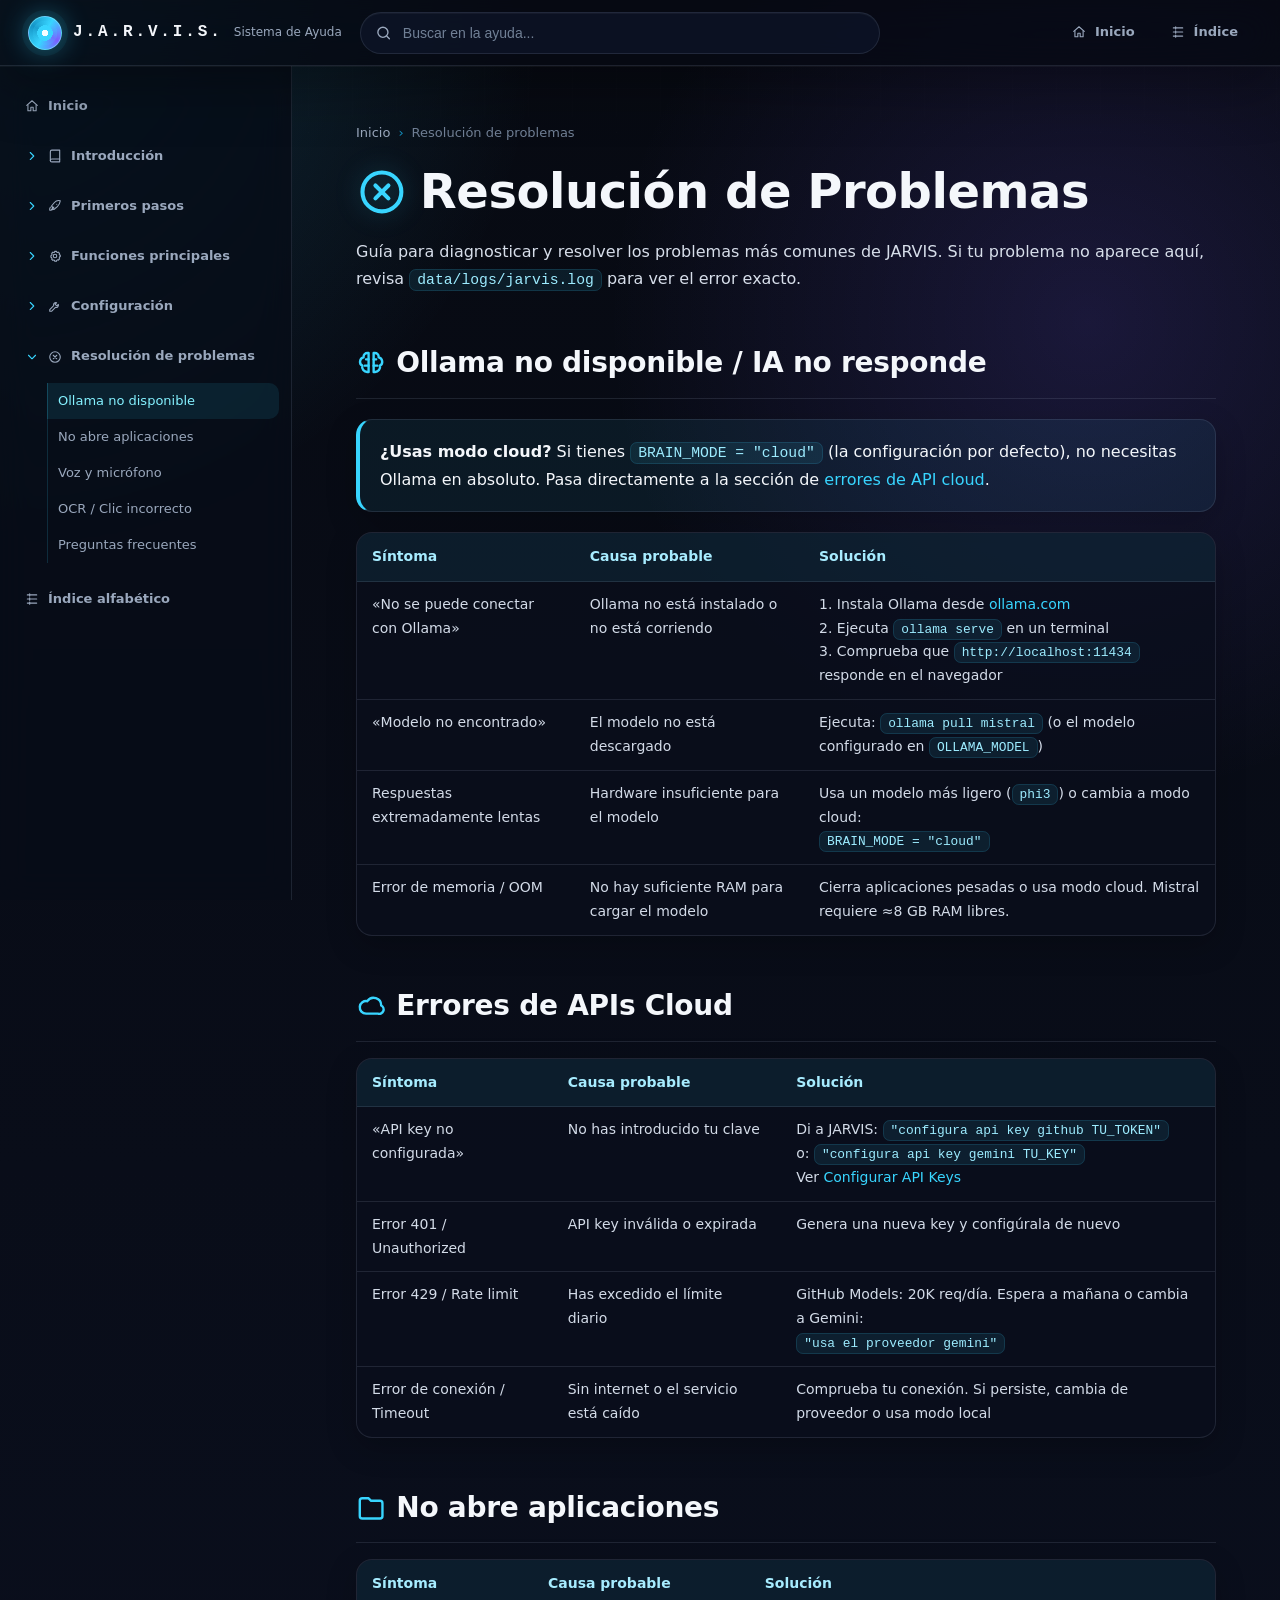
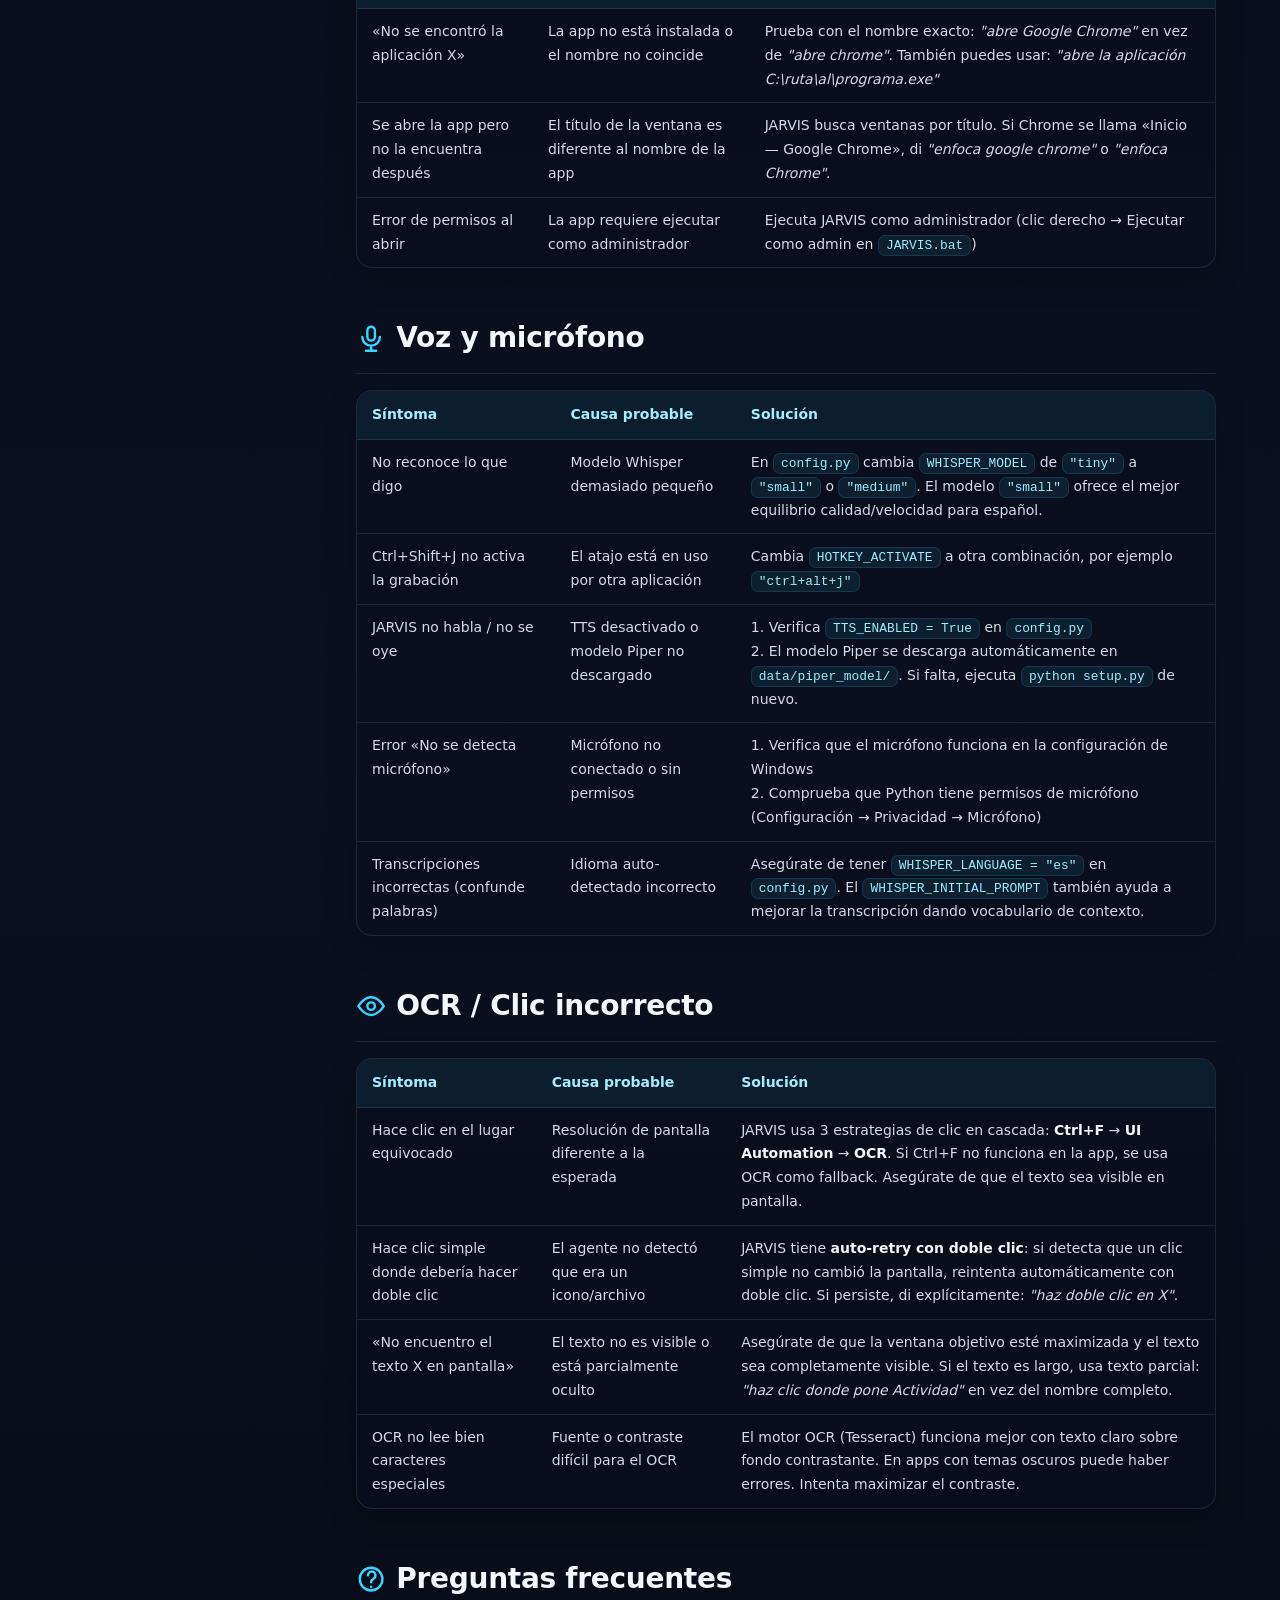
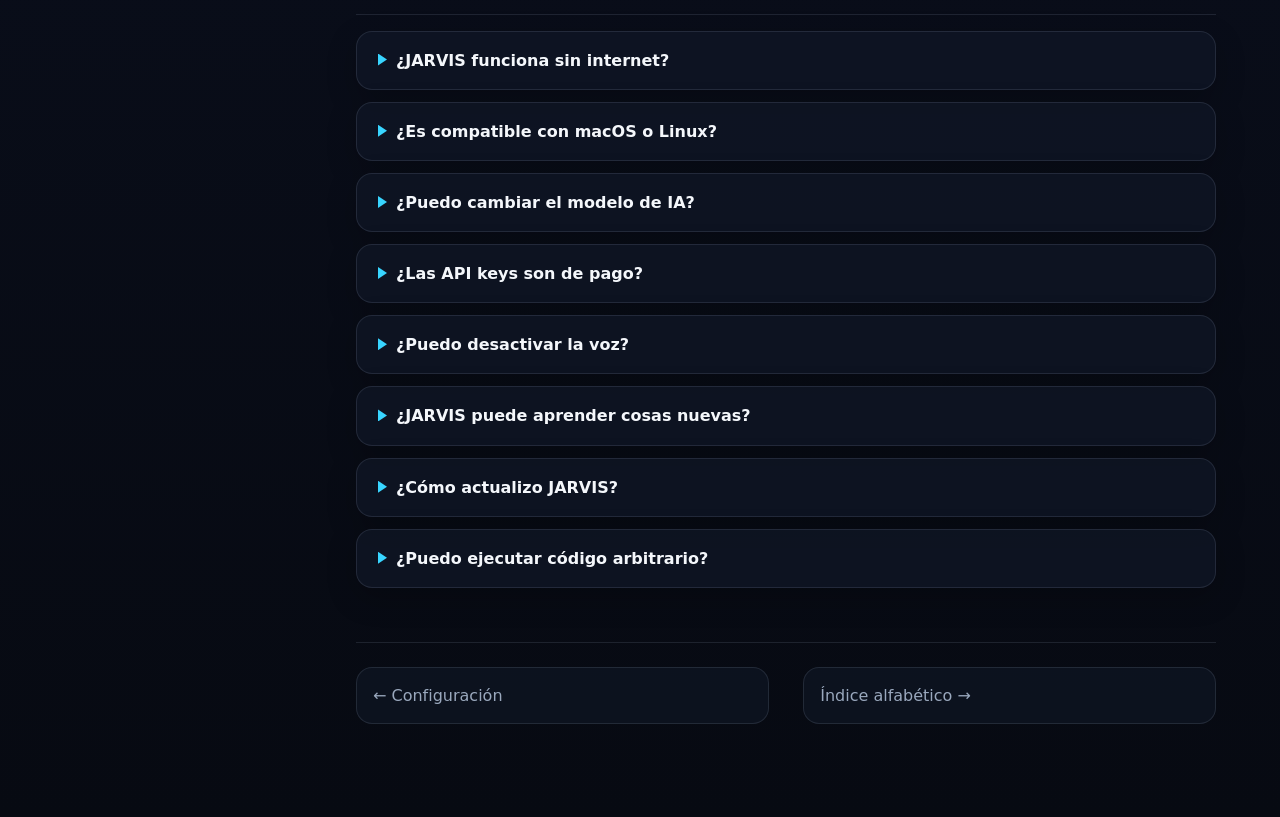
<file: problemas.html>
<!DOCTYPE html>
<html lang="es">
<head>
  <meta charset="UTF-8">
  <meta name="viewport" content="width=device-width, initial-scale=1.0">
  <title>Resolución de Problemas — J.A.R.V.I.S.</title>
  <link rel="stylesheet" href="style.css">
</head>
<body>

<!-- ═══ TOPBAR ═══ -->
<header class="topbar">
  <button class="hamburger" aria-label="Menú"><svg class="icon icon-menu" aria-hidden="true"><use href="icons.svg#icon-menu"></use></svg></button>
  <div class="topbar-brand">
    <div class="logo"></div>
    <h1>J.A.R.V.I.S.</h1>
    <span>Sistema de Ayuda</span>
  </div>
  <div class="topbar-search">
    <span class="search-icon"><svg class="icon icon-search" aria-hidden="true"><use href="icons.svg#icon-search"></use></svg></span>
    <input type="text" id="searchInput" placeholder="Buscar en la ayuda..." autocomplete="off">
    <div id="searchResults" class="search-results"></div>
  </div>
  <nav class="topbar-nav">
    <a href="index.html"><svg class="icon icon-home" aria-hidden="true"><use href="icons.svg#icon-home"></use></svg> Inicio</a>
    <a href="indice.html"><svg class="icon icon-index" aria-hidden="true"><use href="icons.svg#icon-index"></use></svg> Índice</a>
  </nav>
</header>

<!-- ═══ SIDEBAR ═══ -->
<aside class="sidebar">
  <a href="index.html" class="sidebar-link-direct"><svg class="icon icon-home" aria-hidden="true"><use href="icons.svg#icon-home"></use></svg> Inicio</a>

  <div class="sidebar-section">
    <div class="sidebar-section-title"><span class="arrow"><svg class="icon icon-chevron" aria-hidden="true"><use href="icons.svg#icon-chevron"></use></svg></span> <svg class="icon icon-book" aria-hidden="true"><use href="icons.svg#icon-book"></use></svg> Introducción</div>
    <ul class="sidebar-links">
      <li><a href="introduccion.html">¿Qué es J.A.R.V.I.S.?</a></li>
      <li><a href="introduccion.html#caracteristicas">Características</a></li>
      <li><a href="introduccion.html#requisitos">Requisitos del sistema</a></li>
    </ul>
  </div>

  <div class="sidebar-section">
    <div class="sidebar-section-title"><span class="arrow"><svg class="icon icon-chevron" aria-hidden="true"><use href="icons.svg#icon-chevron"></use></svg></span> <svg class="icon icon-rocket" aria-hidden="true"><use href="icons.svg#icon-rocket"></use></svg> Primeros pasos</div>
    <ul class="sidebar-links">
      <li><a href="instalacion.html">Instalación</a></li>
      <li><a href="interfaz.html">Primera ejecución</a></li>
      <li><a href="interfaz.html#configuracion-inicial">Configuración inicial</a></li>
    </ul>
  </div>

  <div class="sidebar-section">
    <div class="sidebar-section-title"><span class="arrow"><svg class="icon icon-chevron" aria-hidden="true"><use href="icons.svg#icon-chevron"></use></svg></span> <svg class="icon icon-settings" aria-hidden="true"><use href="icons.svg#icon-settings"></use></svg> Funciones principales</div>
    <ul class="sidebar-links">
      <li><a href="comandos.html">Catálogo de comandos</a></li>
      <li><a href="comandos.html#sistema">Control del sistema</a></li>
      <li><a href="comandos.html#ventanas">Ventanas y pestañas</a></li>
      <li><a href="comandos.html#web">Navegación web</a></li>
      <li><a href="comandos.html#archivos">Gestión de archivos</a></li>
      <li><a href="comandos.html#documentos">Documentos</a></li>
      <li><a href="comandos.html#automatizacion">Automatización</a></li>
      <li><a href="comandos.html#multimedia">Multimedia</a></li>
      <li><a href="comandos.html#email">Email</a></li>
      <li><a href="ocr.html">Interacción visual (OCR)</a></li>
    </ul>
  </div>

  <div class="sidebar-section">
    <div class="sidebar-section-title"><span class="arrow"><svg class="icon icon-chevron" aria-hidden="true"><use href="icons.svg#icon-chevron"></use></svg></span> <svg class="icon icon-tool" aria-hidden="true"><use href="icons.svg#icon-tool"></use></svg> Configuración</div>
    <ul class="sidebar-links">
      <li><a href="configuracion.html">Archivo config.py</a></li>
      <li><a href="configuracion.html#modo">Modo local vs. cloud</a></li>
      <li><a href="configuracion.html#apikey">API Keys</a></li>
      <li><a href="configuracion.html#plugins">Plugins</a></li>
      <li><a href="configuracion.html#memoria">Memoria y aprendizaje</a></li>
    </ul>
  </div>

  <div class="sidebar-section open">
    <div class="sidebar-section-title"><span class="arrow"><svg class="icon icon-chevron" aria-hidden="true"><use href="icons.svg#icon-chevron"></use></svg></span> <svg class="icon icon-x-circle" aria-hidden="true"><use href="icons.svg#icon-x-circle"></use></svg> Resolución de problemas</div>
    <ul class="sidebar-links">
      <li><a href="problemas.html#ollama" class="current">Ollama no disponible</a></li>
      <li><a href="problemas.html#apps">No abre aplicaciones</a></li>
      <li><a href="problemas.html#voz">Voz y micrófono</a></li>
      <li><a href="problemas.html#ocr">OCR / Clic incorrecto</a></li>
      <li><a href="problemas.html#faq">Preguntas frecuentes</a></li>
    </ul>
  </div>

  <a href="indice.html" class="sidebar-link-direct"><svg class="icon icon-index" aria-hidden="true"><use href="icons.svg#icon-index"></use></svg> Índice alfabético</a>
</aside>

<!-- ═══ MAIN CONTENT ═══ -->
<main class="main">

  <div class="breadcrumb">
    <a href="index.html">Inicio</a> <span class="sep">›</span> Resolución de problemas
  </div>

  <h1><svg class="icon icon-x-circle" aria-hidden="true"><use href="icons.svg#icon-x-circle"></use></svg> Resolución de Problemas</h1>
  <p>Guía para diagnosticar y resolver los problemas más comunes de JARVIS. Si tu problema no aparece aquí, revisa <code>data/logs/jarvis.log</code> para ver el error exacto.</p>


  <!-- ── Ollama ── -->
  <h2 id="ollama"><svg class="icon icon-brain" aria-hidden="true"><use href="icons.svg#icon-brain"></use></svg> Ollama no disponible / IA no responde</h2>

  <div class="callout info">
    <strong>¿Usas modo cloud?</strong> Si tienes <code>BRAIN_MODE = "cloud"</code> (la configuración por defecto), no necesitas Ollama en absoluto. Pasa directamente a la sección de <a href="#cloud-errors">errores de API cloud</a>.
  </div>

  <table class="key-table">
    <thead>
      <tr><th>Síntoma</th><th>Causa probable</th><th>Solución</th></tr>
    </thead>
    <tbody>
      <tr>
        <td>«No se puede conectar con Ollama»</td>
        <td>Ollama no está instalado o no está corriendo</td>
        <td>
          1. Instala Ollama desde <a href="https://ollama.com" target="_blank">ollama.com</a><br>
          2. Ejecuta <code>ollama serve</code> en un terminal<br>
          3. Comprueba que <code>http://localhost:11434</code> responde en el navegador
        </td>
      </tr>
      <tr>
        <td>«Modelo no encontrado»</td>
        <td>El modelo no está descargado</td>
        <td>Ejecuta: <code>ollama pull mistral</code> (o el modelo configurado en <code>OLLAMA_MODEL</code>)</td>
      </tr>
      <tr>
        <td>Respuestas extremadamente lentas</td>
        <td>Hardware insuficiente para el modelo</td>
        <td>
          Usa un modelo más ligero (<code>phi3</code>) o cambia a modo cloud:<br>
          <code>BRAIN_MODE = "cloud"</code>
        </td>
      </tr>
      <tr>
        <td>Error de memoria / OOM</td>
        <td>No hay suficiente RAM para cargar el modelo</td>
        <td>
          Cierra aplicaciones pesadas o usa modo cloud. Mistral requiere ≈8 GB RAM libres.
        </td>
      </tr>
    </tbody>
  </table>


  <!-- ── Cloud errors ── -->
  <h2 id="cloud-errors"><svg class="icon icon-cloud" aria-hidden="true"><use href="icons.svg#icon-cloud"></use></svg> Errores de APIs Cloud</h2>

  <table class="key-table">
    <thead>
      <tr><th>Síntoma</th><th>Causa probable</th><th>Solución</th></tr>
    </thead>
    <tbody>
      <tr>
        <td>«API key no configurada»</td>
        <td>No has introducido tu clave</td>
        <td>
          Di a JARVIS: <code>"configura api key github TU_TOKEN"</code><br>
          o: <code>"configura api key gemini TU_KEY"</code><br>
          Ver <a href="configuracion.html#apikey">Configurar API Keys</a>
        </td>
      </tr>
      <tr>
        <td>Error 401 / Unauthorized</td>
        <td>API key inválida o expirada</td>
        <td>Genera una nueva key y configúrala de nuevo</td>
      </tr>
      <tr>
        <td>Error 429 / Rate limit</td>
        <td>Has excedido el límite diario</td>
        <td>
          GitHub Models: 20K req/día. Espera a mañana o cambia a Gemini:<br>
          <code>"usa el proveedor gemini"</code>
        </td>
      </tr>
      <tr>
        <td>Error de conexión / Timeout</td>
        <td>Sin internet o el servicio está caído</td>
        <td>Comprueba tu conexión. Si persiste, cambia de proveedor o usa modo local</td>
      </tr>
    </tbody>
  </table>


  <!-- ── Apps ── -->
  <h2 id="apps"><svg class="icon icon-folder" aria-hidden="true"><use href="icons.svg#icon-folder"></use></svg> No abre aplicaciones</h2>

  <table class="key-table">
    <thead>
      <tr><th>Síntoma</th><th>Causa probable</th><th>Solución</th></tr>
    </thead>
    <tbody>
      <tr>
        <td>«No se encontró la aplicación X»</td>
        <td>La app no está instalada o el nombre no coincide</td>
        <td>
          Prueba con el nombre exacto: <em>"abre Google Chrome"</em> en vez de <em>"abre chrome"</em>.
          También puedes usar: <em>"abre la aplicación C:\ruta\al\programa.exe"</em>
        </td>
      </tr>
      <tr>
        <td>Se abre la app pero no la encuentra después</td>
        <td>El título de la ventana es diferente al nombre de la app</td>
        <td>
          JARVIS busca ventanas por título. Si Chrome se llama «Inicio — Google Chrome», di <em>"enfoca google chrome"</em> o <em>"enfoca Chrome"</em>.
        </td>
      </tr>
      <tr>
        <td>Error de permisos al abrir</td>
        <td>La app requiere ejecutar como administrador</td>
        <td>Ejecuta JARVIS como administrador (clic derecho → Ejecutar como admin en <code>JARVIS.bat</code>)</td>
      </tr>
    </tbody>
  </table>


  <!-- ── Voz ── -->
  <h2 id="voz"><svg class="icon icon-mic" aria-hidden="true"><use href="icons.svg#icon-mic"></use></svg> Voz y micrófono</h2>

  <table class="key-table">
    <thead>
      <tr><th>Síntoma</th><th>Causa probable</th><th>Solución</th></tr>
    </thead>
    <tbody>
      <tr>
        <td>No reconoce lo que digo</td>
        <td>Modelo Whisper demasiado pequeño</td>
        <td>
          En <code>config.py</code> cambia <code>WHISPER_MODEL</code> de <code>"tiny"</code> a <code>"small"</code> o <code>"medium"</code>.
          El modelo <code>"small"</code> ofrece el mejor equilibrio calidad/velocidad para español.
        </td>
      </tr>
      <tr>
        <td>Ctrl+Shift+J no activa la grabación</td>
        <td>El atajo está en uso por otra aplicación</td>
        <td>Cambia <code>HOTKEY_ACTIVATE</code> a otra combinación, por ejemplo <code>"ctrl+alt+j"</code></td>
      </tr>
      <tr>
        <td>JARVIS no habla / no se oye</td>
        <td>TTS desactivado o modelo Piper no descargado</td>
        <td>
          1. Verifica <code>TTS_ENABLED = True</code> en <code>config.py</code><br>
          2. El modelo Piper se descarga automáticamente en <code>data/piper_model/</code>. Si falta, ejecuta <code>python setup.py</code> de nuevo.
        </td>
      </tr>
      <tr>
        <td>Error «No se detecta micrófono»</td>
        <td>Micrófono no conectado o sin permisos</td>
        <td>
          1. Verifica que el micrófono funciona en la configuración de Windows<br>
          2. Comprueba que Python tiene permisos de micrófono (Configuración → Privacidad → Micrófono)
        </td>
      </tr>
      <tr>
        <td>Transcripciones incorrectas (confunde palabras)</td>
        <td>Idioma auto-detectado incorrecto</td>
        <td>
          Asegúrate de tener <code>WHISPER_LANGUAGE = "es"</code> en <code>config.py</code>.
          El <code>WHISPER_INITIAL_PROMPT</code> también ayuda a mejorar la transcripción dando vocabulario de contexto.
        </td>
      </tr>
    </tbody>
  </table>


  <!-- ── OCR ── -->
  <h2 id="ocr"><svg class="icon icon-eye" aria-hidden="true"><use href="icons.svg#icon-eye"></use></svg> OCR / Clic incorrecto</h2>

  <table class="key-table">
    <thead>
      <tr><th>Síntoma</th><th>Causa probable</th><th>Solución</th></tr>
    </thead>
    <tbody>
      <tr>
        <td>Hace clic en el lugar equivocado</td>
        <td>Resolución de pantalla diferente a la esperada</td>
        <td>
          JARVIS usa 3 estrategias de clic en cascada: <strong>Ctrl+F</strong> → <strong>UI Automation</strong> → <strong>OCR</strong>.
          Si Ctrl+F no funciona en la app, se usa OCR como fallback. Asegúrate de que el texto sea visible en pantalla.
        </td>
      </tr>
      <tr>
        <td>Hace clic simple donde debería hacer doble clic</td>
        <td>El agente no detectó que era un icono/archivo</td>
        <td>
          JARVIS tiene <strong>auto-retry con doble clic</strong>: si detecta que un clic simple no cambió la pantalla, reintenta automáticamente con doble clic. Si persiste, di explícitamente: <em>"haz doble clic en X"</em>.
        </td>
      </tr>
      <tr>
        <td>«No encuentro el texto X en pantalla»</td>
        <td>El texto no es visible o está parcialmente oculto</td>
        <td>
          Asegúrate de que la ventana objetivo esté maximizada y el texto sea completamente visible. Si el texto es largo, usa texto parcial: <em>"haz clic donde pone Actividad"</em> en vez del nombre completo.
        </td>
      </tr>
      <tr>
        <td>OCR no lee bien caracteres especiales</td>
        <td>Fuente o contraste difícil para el OCR</td>
        <td>
          El motor OCR (Tesseract) funciona mejor con texto claro sobre fondo contrastante. En apps con temas oscuros puede haber errores. Intenta maximizar el contraste.
        </td>
      </tr>
    </tbody>
  </table>


  <!-- ── FAQ ── -->
  <h2 id="faq"><svg class="icon icon-help" aria-hidden="true"><use href="icons.svg#icon-help"></use></svg> Preguntas frecuentes</h2>

  <details class="faq-item">
    <summary>¿JARVIS funciona sin internet?</summary>
    <p>Sí, en <strong>modo local</strong> (<code>BRAIN_MODE = "local"</code>) todo se ejecuta en tu PC con Ollama. La voz (Whisper + Piper), el OCR y los comandos del sistema también funcionan offline. Solo el modo cloud y la búsqueda web requieren internet.</p>
  </details>

  <details class="faq-item">
    <summary>¿Es compatible con macOS o Linux?</summary>
    <p>Actualmente JARVIS está diseñado para <strong>Windows 10/11</strong>. Muchas funciones (control de ventanas, PowerShell, UI Automation) dependen de APIs de Windows. Una versión multiplataforma está prevista para el futuro.</p>
  </details>

  <details class="faq-item">
    <summary>¿Puedo cambiar el modelo de IA?</summary>
    <p>Sí. En modo local, cambia <code>OLLAMA_MODEL</code> a cualquier modelo compatible con Ollama (<code>mistral</code>, <code>llama3</code>, <code>phi3</code>, etc.). En modo cloud, puedes cambiar entre GitHub Models (GPT-4o-mini) y Gemini (2.0 Flash) desde el propio JARVIS con un simple comando.</p>
  </details>

  <details class="faq-item">
    <summary>¿Las API keys son de pago?</summary>
    <p><strong>No</strong>. Tanto GitHub Models (GPT-4o-mini, 20K solicitudes/día) como Google Gemini (2.0 Flash) ofrecen acceso gratuito con límites más que suficientes para uso personal.</p>
  </details>

  <details class="faq-item">
    <summary>¿Puedo desactivar la voz?</summary>
    <p>Sí. Pon <code>TTS_ENABLED = False</code> en <code>config.py</code>. JARVIS seguirá respondiendo por texto en la interfaz HUD pero no hablará en voz alta.</p>
  </details>

  <details class="faq-item">
    <summary>¿JARVIS puede aprender cosas nuevas?</summary>
    <p>Sí. Tiene un <strong>motor de aprendizaje</strong> que puede investigar cómo hacer tareas nuevas, generar código, probarlo y guardar las habilidades que funcionan. También guarda procedimientos autónomos exitosos para reutilizarlos. Di <em>"aprende a hacer X"</em> para activar la investigación.</p>
  </details>

  <details class="faq-item">
    <summary>¿Cómo actualizo JARVIS?</summary>
    <p>Si lo tienes clonado con Git: <code>git pull</code> y luego <code>pip install -r requirements.txt</code>. Si lo descargaste como ZIP, descarga la versión nueva y copia tu <code>data/config.json</code> para conservar tu configuración.</p>
  </details>

  <details class="faq-item">
    <summary>¿Puedo ejecutar código arbitrario?</summary>
    <p>Sí, JARVIS incluye un sandbox de código Python. Di <em>"ejecuta este código: print('hola')"</em>. El sandbox tiene un timeout de 30 segundos y límite de memoria de 256 MB (<code>CODE_EXEC_TIMEOUT</code> / <code>CODE_EXEC_MAX_MEMORY</code>) para evitar que código malicioso afecte al sistema.</p>
  </details>


  <!-- ═══ NAV ═══ -->
  <div class="page-nav">
    <a href="configuracion.html" class="nav-prev">← Configuración</a>
    <a href="indice.html" class="nav-next">Índice alfabético →</a>
  </div>

</main>

<script src="script.js"></script>
</body>
</html>
</file>
<file: style.css>
/* ═══════════════════════════════════════════════════════════
   J.A.R.V.I.S. — Premium Documentation UI
   Static, fast SaaS/AI documentation theme with SVG icon system
   ═══════════════════════════════════════════════════════════ */

:root {
  color-scheme: dark;
  --accent: #38d5ff;
  --accent-strong: #7c5cff;
  --accent-dim: #1595c7;
  --accent-glow: #84f1ff;
  --bg-primary: #070a12;
  --bg-secondary: rgba(12, 17, 29, .9);
  --bg-tertiary: #111827;
  --bg-card: rgba(17, 24, 39, .72);
  --bg-elevated: rgba(20, 30, 49, .86);
  --text-primary: #f4f7fb;
  --text-secondary: #9aa8bd;
  --text-muted: #718096;
  --text-accent: #a7ecff;
  --error: #ff6b7a;
  --warning: #ffd166;
  --success: #5cffb1;
  --border: rgba(148, 163, 184, .16);
  --border-strong: rgba(56, 213, 255, .38);
  --shadow-sm: 0 10px 30px rgba(0, 0, 0, .22);
  --shadow-md: 0 22px 70px rgba(0, 0, 0, .34);
  --radius-md: 12px;
  --radius-lg: 20px;
  --sidebar-w: 292px;
  --topbar-h: 66px;
}

*, *::before, *::after { box-sizing: border-box; margin: 0; padding: 0; }
html { scroll-behavior: smooth; scroll-padding-top: calc(var(--topbar-h) + 24px); }
body {
  min-height: 100vh;
  overflow-x: hidden;
  font-family: Inter, ui-sans-serif, system-ui, -apple-system, "Segoe UI", sans-serif;
  background:
    radial-gradient(circle at top left, rgba(56, 213, 255, .18), transparent 34rem),
    radial-gradient(circle at 85% 8%, rgba(124, 92, 255, .16), transparent 30rem),
    linear-gradient(180deg, #070a12 0%, #0b1020 58%, #070a12 100%);
  color: var(--text-primary);
  line-height: 1.7;
}
body::before {
  content: "";
  position: fixed;
  inset: 0;
  pointer-events: none;
  opacity: .28;
  background-image:
    linear-gradient(rgba(255,255,255,.035) 1px, transparent 1px),
    linear-gradient(90deg, rgba(255,255,255,.035) 1px, transparent 1px);
  background-size: 44px 44px;
  mask-image: linear-gradient(to bottom, #000, transparent 78%);
}

a { color: var(--accent); text-decoration: none; transition: color .18s ease, background .18s ease, border-color .18s ease, transform .18s ease; }
a:hover { color: var(--accent-glow); text-decoration: none; }
a:focus-visible, button:focus-visible, input:focus-visible, summary:focus-visible {
  outline: 2px solid var(--accent-glow);
  outline-offset: 3px;
}

.icon {
  width: 1.08em;
  height: 1.08em;
  flex: 0 0 auto;
  display: inline-block;
  vertical-align: -.16em;
  fill: none;
  stroke: currentColor;
  stroke-width: 1.9;
  stroke-linecap: round;
  stroke-linejoin: round;
}
.icon-star { fill: currentColor; stroke-width: 1.4; color: var(--warning); }
.icon-inline { margin-right: .42rem; }

.topbar {
  position: fixed;
  top: 0; left: 0; right: 0;
  height: var(--topbar-h);
  z-index: 100;
  display: flex;
  align-items: center;
  gap: 18px;
  padding: 0 clamp(16px, 3vw, 28px);
  background: rgba(7, 10, 18, .78);
  border-bottom: 1px solid var(--border);
  box-shadow: 0 1px 0 rgba(255,255,255,.04), 0 18px 60px rgba(0,0,0,.32);
  backdrop-filter: blur(18px) saturate(145%);
}
.topbar-brand { display: flex; align-items: center; gap: 11px; min-width: max-content; }
.topbar-brand .logo {
  width: 34px; height: 34px; border-radius: 50%;
  background:
    radial-gradient(circle, rgba(255,255,255,.95) 0 13%, transparent 14%),
    radial-gradient(circle, var(--accent) 0 34%, rgba(56,213,255,.18) 35% 54%, transparent 55%),
    conic-gradient(from 30deg, var(--accent), var(--accent-strong), var(--accent), var(--accent-dim), var(--accent));
  border: 1px solid rgba(132, 241, 255, .55);
  box-shadow: 0 0 0 6px rgba(56,213,255,.06), 0 0 28px rgba(56,213,255,.45);
}
.topbar-brand h1 {
  font-family: "JetBrains Mono", "Cascadia Code", Consolas, monospace;
  font-size: 16px;
  color: var(--text-primary);
  letter-spacing: .18em;
  font-weight: 800;
}
.topbar-brand span { color: var(--text-secondary); font-size: 12px; }

.topbar-search { flex: 1; max-width: 520px; position: relative; }
.topbar-search input {
  width: 100%; height: 42px;
  padding: 9px 14px 9px 42px;
  border: 1px solid var(--border);
  border-radius: 999px;
  background: rgba(15, 23, 42, .72);
  color: var(--text-primary);
  font-size: 14px;
  box-shadow: inset 0 1px 0 rgba(255,255,255,.04);
}
.topbar-search input::placeholder { color: var(--text-muted); }
.topbar-search input:focus { border-color: var(--border-strong); background: rgba(15,23,42,.95); }
.topbar-search .search-icon { position: absolute; left: 15px; top: 50%; transform: translateY(-50%); color: var(--text-secondary); pointer-events: none; display: inline-flex; }
.topbar-search .search-results {
  position: absolute; top: calc(100% + 10px); left: 0; right: 0;
  display: none; max-height: 340px; overflow-y: auto;
  background: rgba(9, 14, 26, .96);
  border: 1px solid var(--border);
  border-radius: 16px;
  box-shadow: var(--shadow-md);
  backdrop-filter: blur(16px);
  z-index: 200;
}
.topbar-search .search-results.active { display: block; }
.topbar-search .search-result-item { display: block; padding: 12px 15px; border-bottom: 1px solid var(--border); }
.topbar-search .search-result-item:last-child { border-bottom: 0; }
.topbar-search .search-result-item:hover { background: rgba(56,213,255,.08); }
.topbar-search .sr-title { color: var(--text-primary); font-weight: 700; font-size: 13px; }
.topbar-search .sr-desc { color: var(--text-secondary); font-size: 12px; margin-top: 2px; }

.topbar-nav { display: flex; align-items: center; gap: 8px; margin-left: auto; }
.topbar-nav a, .sidebar-link-direct, .sidebar-section-title {
  display: flex;
  align-items: center;
  gap: 9px;
}
.topbar-nav a {
  padding: 8px 13px;
  border: 1px solid transparent;
  border-radius: 999px;
  color: var(--text-secondary);
  font-size: 13px;
  font-weight: 700;
  white-space: nowrap;
}
.topbar-nav a:hover, .topbar-nav a.active { color: var(--text-primary); background: rgba(56,213,255,.09); border-color: var(--border); }
.topbar-nav a.active { color: var(--accent-glow); }
.hamburger {
  display: none;
  width: 42px; height: 42px;
  place-items: center;
  border: 1px solid var(--border);
  border-radius: 12px;
  background: rgba(15,23,42,.74);
  color: var(--text-primary);
  cursor: pointer;
}

.sidebar {
  position: fixed;
  top: var(--topbar-h); left: 0;
  width: var(--sidebar-w);
  height: calc(100vh - var(--topbar-h));
  z-index: 90;
  overflow-y: auto;
  padding: 18px 12px 72px;
  background: rgba(8, 13, 24, .86);
  border-right: 1px solid var(--border);
  backdrop-filter: blur(16px) saturate(140%);
  transition: transform .28s ease;
}
.sidebar::-webkit-scrollbar { width: 8px; }
.sidebar::-webkit-scrollbar-track { background: transparent; }
.sidebar::-webkit-scrollbar-thumb { background: rgba(56,213,255,.26); border-radius: 999px; }
.sidebar-section { margin: 6px 0; }
.sidebar-section-title, .sidebar-link-direct {
  padding: 10px 12px;
  color: var(--text-secondary);
  border: 1px solid transparent;
  border-radius: 12px;
  font-size: 13px;
  font-weight: 750;
  cursor: pointer;
  user-select: none;
}
.sidebar-section-title:hover, .sidebar-link-direct:hover { color: var(--text-primary); background: rgba(56,213,255,.075); border-color: var(--border); }
.sidebar-section-title .arrow { display: inline-flex; transition: transform .2s ease; color: var(--accent); }
.sidebar-section-title.open .arrow, .sidebar-section.open .sidebar-section-title .arrow { transform: rotate(90deg); }
.sidebar-links { list-style: none; display: none; padding: 4px 0 8px 35px; margin: 0; }
.sidebar-section-title.open + .sidebar-links, .sidebar-section.open .sidebar-links { display: block; }
.sidebar-links li { margin: 0; }
.sidebar-links li a {
  display: block;
  padding: 7px 10px;
  color: var(--text-secondary);
  border-left: 1px solid rgba(56,213,255,.16);
  border-radius: 0 10px 10px 0;
  font-size: 13px;
}
.sidebar-links li a:hover { color: var(--text-primary); background: rgba(255,255,255,.04); }
.sidebar-links li a.current, .sidebar-link-direct.current { color: var(--accent-glow); background: rgba(56,213,255,.1); border-color: rgba(56,213,255,.22); }

.main {
  position: relative;
  z-index: 1;
  margin-left: var(--sidebar-w);
  margin-top: var(--topbar-h);
  width: calc(100% - var(--sidebar-w));
  max-width: 1120px;
  min-height: calc(100vh - var(--topbar-h));
  padding: clamp(28px, 5vw, 56px) clamp(20px, 5vw, 64px) 96px;
}
.breadcrumb { display: flex; align-items: center; flex-wrap: wrap; gap: 8px; color: var(--text-muted); font-size: 13px; margin-bottom: 22px; }
.breadcrumb a { color: var(--text-secondary); }
.breadcrumb a:hover { color: var(--accent-glow); }
.breadcrumb .sep { color: var(--accent-dim); }
.breadcrumb .current-crumb { color: var(--text-primary); }

.main h1, .main h2, .main h3, .main h4 { letter-spacing: -.01em; }
.main h1 {
  display: flex;
  align-items: center;
  gap: 12px;
  font-size: clamp(31px, 5vw, 48px);
  line-height: 1.08;
  color: var(--text-primary);
  border-bottom: 0;
  padding-bottom: 0;
  margin-bottom: 20px;
}
.main h1 .icon { color: var(--accent); filter: drop-shadow(0 0 12px rgba(56,213,255,.28)); }
.main h2 {
  display: flex;
  align-items: center;
  gap: 10px;
  font-size: clamp(21px, 2.4vw, 28px);
  color: var(--text-primary);
  margin: 46px 0 16px;
  padding-bottom: 11px;
  border-bottom: 1px solid var(--border);
}
.main h2 .icon { color: var(--accent); }
.main h3 { font-size: 18px; color: var(--text-accent); margin: 28px 0 10px; }
.main h4 { font-size: 15px; color: var(--text-primary); margin: 22px 0 8px; }
.main p { margin-bottom: 16px; color: #d7deea; }
.main ul, .main ol { margin: 0 0 18px 24px; color: #d7deea; }
.main li { margin-bottom: 7px; }
strong { color: var(--text-primary); }

code {
  font-family: "JetBrains Mono", "Cascadia Code", Consolas, monospace;
  background: rgba(56,213,255,.09);
  border: 1px solid rgba(56,213,255,.14);
  padding: 2px 7px;
  border-radius: 7px;
  color: #9decff;
  font-size: .92em;
}
pre {
  position: relative;
  overflow-x: auto;
  margin: 14px 0 22px;
  padding: 18px 20px;
  border: 1px solid var(--border);
  border-radius: 16px;
  background: linear-gradient(180deg, rgba(15,23,42,.96), rgba(8,13,24,.96));
  box-shadow: inset 0 1px 0 rgba(255,255,255,.04), var(--shadow-sm);
  color: var(--text-primary);
  font-family: "JetBrains Mono", "Cascadia Code", Consolas, monospace;
  font-size: 13px;
  line-height: 1.65;
}
pre code { background: transparent; border: 0; padding: 0; color: inherit; }

.table-wrap { width: 100%; overflow-x: auto; }
table {
  display: block;
  overflow-x: auto;
  max-width: 100%;
  width: 100%;
  border-collapse: separate;
  border-spacing: 0;
  margin: 14px 0 28px;
  overflow: hidden;
  border: 1px solid var(--border);
  border-radius: 16px;
  background: rgba(10, 15, 28, .72);
  box-shadow: var(--shadow-sm);
  font-size: 14px;
}
th, td { border: 0; border-bottom: 1px solid var(--border); vertical-align: top; }
th {
  padding: 12px 15px;
  background: rgba(56,213,255,.08);
  color: var(--text-accent);
  font-weight: 800;
  text-align: left;
}
td { padding: 11px 15px; color: #d3dbe8; }
tr:last-child td { border-bottom: 0; }
tr:hover td { background: rgba(56,213,255,.035); }
td .icon { color: var(--accent); margin-right: .45rem; }

.callout {
  border: 1px solid var(--border);
  border-left: 4px solid var(--accent);
  border-radius: 16px;
  padding: 18px 20px;
  margin: 20px 0;
  background: rgba(17,24,39,.74);
  box-shadow: var(--shadow-sm);
}
.callout.info { border-left-color: var(--accent); background: rgba(56,213,255,.07); }
.callout-info { border-left-color: var(--accent); background: rgba(56,213,255,.07); }
.callout-warning { border-left-color: var(--warning); background: rgba(255,209,102,.08); }
.callout-error { border-left-color: var(--error); background: rgba(255,107,122,.08); }
.callout-success { border-left-color: var(--success); background: rgba(92,255,177,.08); }
.callout-title { display: flex; align-items: center; gap: 9px; color: var(--text-primary); font-weight: 800; font-size: 14px; margin-bottom: 7px; }
.callout-title .icon-lightbulb { color: var(--warning); }
.callout-title .icon-alert { color: var(--warning); }

.step {
  display: flex;
  gap: 18px;
  margin: 20px 0;
  padding: 22px;
  background: linear-gradient(145deg, rgba(17,24,39,.84), rgba(15,23,42,.62));
  border: 1px solid var(--border);
  border-radius: 18px;
  box-shadow: var(--shadow-sm);
}
.step:hover { border-color: rgba(56,213,255,.3); transform: translateY(-1px); transition: transform .18s ease, border-color .18s ease; }
.step-number {
  flex: 0 0 auto;
  width: 42px; height: 42px;
  border-radius: 14px;
  display: flex; align-items: center; justify-content: center;
  background: linear-gradient(135deg, var(--accent), var(--accent-strong));
  color: #06101c;
  font-weight: 900;
  box-shadow: 0 14px 30px rgba(56,213,255,.2);
}
.step-content { flex: 1; min-width: 0; }
.step-content h4 { margin-top: 0; color: var(--text-primary); text-transform: none; letter-spacing: 0; font-size: 16px; }

.feature-grid { display: grid; grid-template-columns: repeat(auto-fit, minmax(230px, 1fr)); gap: 18px; margin: 24px 0 34px; }
.feature-card {
  min-height: 172px;
  padding: 22px;
  border: 1px solid var(--border);
  border-radius: 18px;
  background: linear-gradient(145deg, rgba(17,24,39,.9), rgba(15,23,42,.58));
  box-shadow: var(--shadow-sm);
  transition: transform .18s ease, border-color .18s ease, box-shadow .18s ease;
}
.feature-card:hover { transform: translateY(-4px); border-color: rgba(56,213,255,.34); box-shadow: var(--shadow-md); }
.feature-card .fc-icon {
  width: 42px; height: 42px;
  display: inline-flex; align-items: center; justify-content: center;
  margin-bottom: 14px;
  border: 1px solid rgba(56,213,255,.22);
  border-radius: 14px;
  background: rgba(56,213,255,.08);
  color: var(--accent-glow);
}
.feature-card .fc-icon .icon { width: 22px; height: 22px; }
.feature-card .fc-title { color: var(--text-primary); font-weight: 850; font-size: 16px; margin-bottom: 7px; }
.feature-card .fc-desc { color: var(--text-secondary); font-size: 13.5px; }

.hero {
  position: relative;
  overflow: hidden;
  text-align: left;
  padding: clamp(34px, 6vw, 68px);
  margin-bottom: 36px;
  border: 1px solid rgba(56,213,255,.2);
  border-radius: 28px;
  background:
    radial-gradient(circle at 82% 18%, rgba(56,213,255,.26), transparent 16rem),
    radial-gradient(circle at 15% 0%, rgba(124,92,255,.18), transparent 18rem),
    linear-gradient(145deg, rgba(17,24,39,.9), rgba(7,10,18,.72));
  box-shadow: var(--shadow-md);
}
.hero::after {
  content: "";
  position: absolute;
  right: -72px; top: -82px;
  width: 260px; height: 260px;
  border: 1px solid rgba(132,241,255,.28);
  border-radius: 50%;
  box-shadow: inset 0 0 60px rgba(56,213,255,.14), 0 0 70px rgba(124,92,255,.12);
}
.hero h1 { position: relative; z-index: 1; border: 0; margin-bottom: 12px; padding: 0; font-size: clamp(42px, 7vw, 72px); }
.hero h1 .icon { color: var(--accent-glow); width: .9em; height: .9em; }
.hero .subtitle { position: relative; z-index: 1; max-width: 650px; color: #b8c4d8; font-size: clamp(16px, 2vw, 19px); margin-bottom: 26px; }
.hero .cta-btn {
  position: relative; z-index: 1;
  display: inline-flex; align-items: center; gap: 9px;
  padding: 13px 22px;
  border: 1px solid rgba(132,241,255,.34);
  border-radius: 999px;
  background: linear-gradient(135deg, var(--accent), var(--accent-strong));
  color: #06101c;
  font-weight: 900;
  box-shadow: 0 18px 40px rgba(56,213,255,.25);
}
.hero .cta-btn:hover { transform: translateY(-2px); box-shadow: 0 24px 60px rgba(56,213,255,.32); color: #020617; }

.page-nav {
  display: flex;
  justify-content: space-between;
  gap: 14px;
  margin-top: 54px;
  padding-top: 24px;
  border-top: 1px solid var(--border);
}
.page-nav a {
  display: flex; align-items: center; gap: 10px;
  width: 100%; max-width: 48%;
  padding: 14px 16px;
  border: 1px solid var(--border);
  border-radius: 16px;
  background: rgba(17,24,39,.64);
  color: var(--text-secondary);
}
.page-nav a:hover { border-color: var(--border-strong); background: rgba(56,213,255,.07); }
.page-nav a .nav-label { display: block; font-size: 11px; color: var(--text-muted); text-transform: uppercase; letter-spacing: .08em; }
.page-nav a .nav-title { color: var(--text-primary); font-weight: 800; }

.tip-bar {
  position: fixed;
  bottom: 0; left: var(--sidebar-w); right: 0;
  min-height: 42px;
  z-index: 80;
  display: flex; align-items: center; gap: 9px;
  padding: 8px 24px;
  color: var(--text-secondary);
  background: rgba(7,10,18,.82);
  border-top: 1px solid var(--border);
  backdrop-filter: blur(14px);
  font-size: 12px;
}
.tip-bar .tip-icon { color: var(--warning); display: inline-flex; }

.index-nav { display: flex; flex-wrap: wrap; gap: 8px; margin: 24px 0; padding: 14px; background: rgba(17,24,39,.72); border: 1px solid var(--border); border-radius: 16px; }
.index-nav a, .index-nav .disabled { display: inline-flex; align-items: center; justify-content: center; width: 34px; height: 34px; border-radius: 10px; font-weight: 800; font-size: 14px; }
.index-nav a { color: var(--text-primary); background: rgba(56,213,255,.08); border: 1px solid rgba(56,213,255,.16); }
.index-nav a:hover { background: var(--accent); color: #06101c; }
.index-nav .disabled { color: var(--text-muted); opacity: .35; }
.index-letter { color: var(--accent-glow); font-size: 25px; border-bottom: 1px solid var(--border); padding-bottom: 6px; margin: 32px 0 12px; }
.index-list { list-style: none; margin: 0 0 18px; }
.index-list li { padding: 8px 0 8px 16px; border-left: 2px solid rgba(56,213,255,.16); color: var(--text-secondary); }
.index-list li strong { color: var(--text-primary); }

.xref { display: inline-flex; align-items: center; gap: 6px; padding: 3px 9px; background: rgba(56,213,255,.08); border: 1px solid rgba(56,213,255,.14); border-radius: 999px; font-size: 13px; }
.faq-item { background: rgba(17,24,39,.7); border: 1px solid var(--border); border-radius: 16px; margin-bottom: 12px; overflow: hidden; box-shadow: var(--shadow-sm); }
.faq-item summary { padding: 15px 18px; cursor: pointer; font-weight: 800; color: var(--text-primary); transition: background .18s ease; list-style: none; }
.faq-item summary::before { content: ""; width: .75em; height: .75em; margin-right: 9px; display: inline-block; clip-path: polygon(25% 0, 100% 50%, 25% 100%); background: var(--accent); transition: transform .18s ease; }
.faq-item[open] summary::before { transform: rotate(90deg); }
.faq-item summary:hover { background: rgba(56,213,255,.07); }
.faq-item p { padding: 0 18px 16px; color: var(--text-secondary); }

@media (max-width: 980px) {
  .sidebar { transform: translateX(-100%); box-shadow: var(--shadow-md); }
  .sidebar.open { transform: translateX(0); }
  .main { margin-left: 0; width: 100%; max-width: none; padding: 28px 20px 88px; }
  .tip-bar { left: 0; }
  .hamburger { display: grid; }
  .topbar-nav { display: none; }
}
@media (max-width: 720px) {
  :root { --topbar-h: 60px; }
  .topbar { gap: 10px; padding: 0 12px; }
  .topbar-brand span { display: none; }
  .topbar-brand h1 { font-size: 14px; letter-spacing: .12em; }
  .topbar-search { max-width: none; }
  .topbar-search input { height: 38px; font-size: 13px; }
  .hero { padding: 30px 22px; border-radius: 22px; }
  .hero::after { width: 180px; height: 180px; right: -80px; top: -60px; }
  .feature-grid { grid-template-columns: 1fr; }
  .step { flex-direction: column; padding: 18px; }
  .page-nav { flex-direction: column; }
  .page-nav a { max-width: 100%; }
  .main h1 { align-items: flex-start; }
}
@media (max-width: 460px) {
  .topbar-brand .logo { display: none; }
  .main { padding-inline: 16px; }
  .tip-bar { font-size: 11px; }
}
@media print {
  .topbar, .sidebar, .tip-bar, .page-nav, .hamburger { display: none !important; }
  .main { margin: 0; padding: 20px; max-width: 100%; width: 100%; }
  body { background: #fff; color: #000; }
  body::before { display: none; }
  a { color: #0066cc; }
}
</file>
